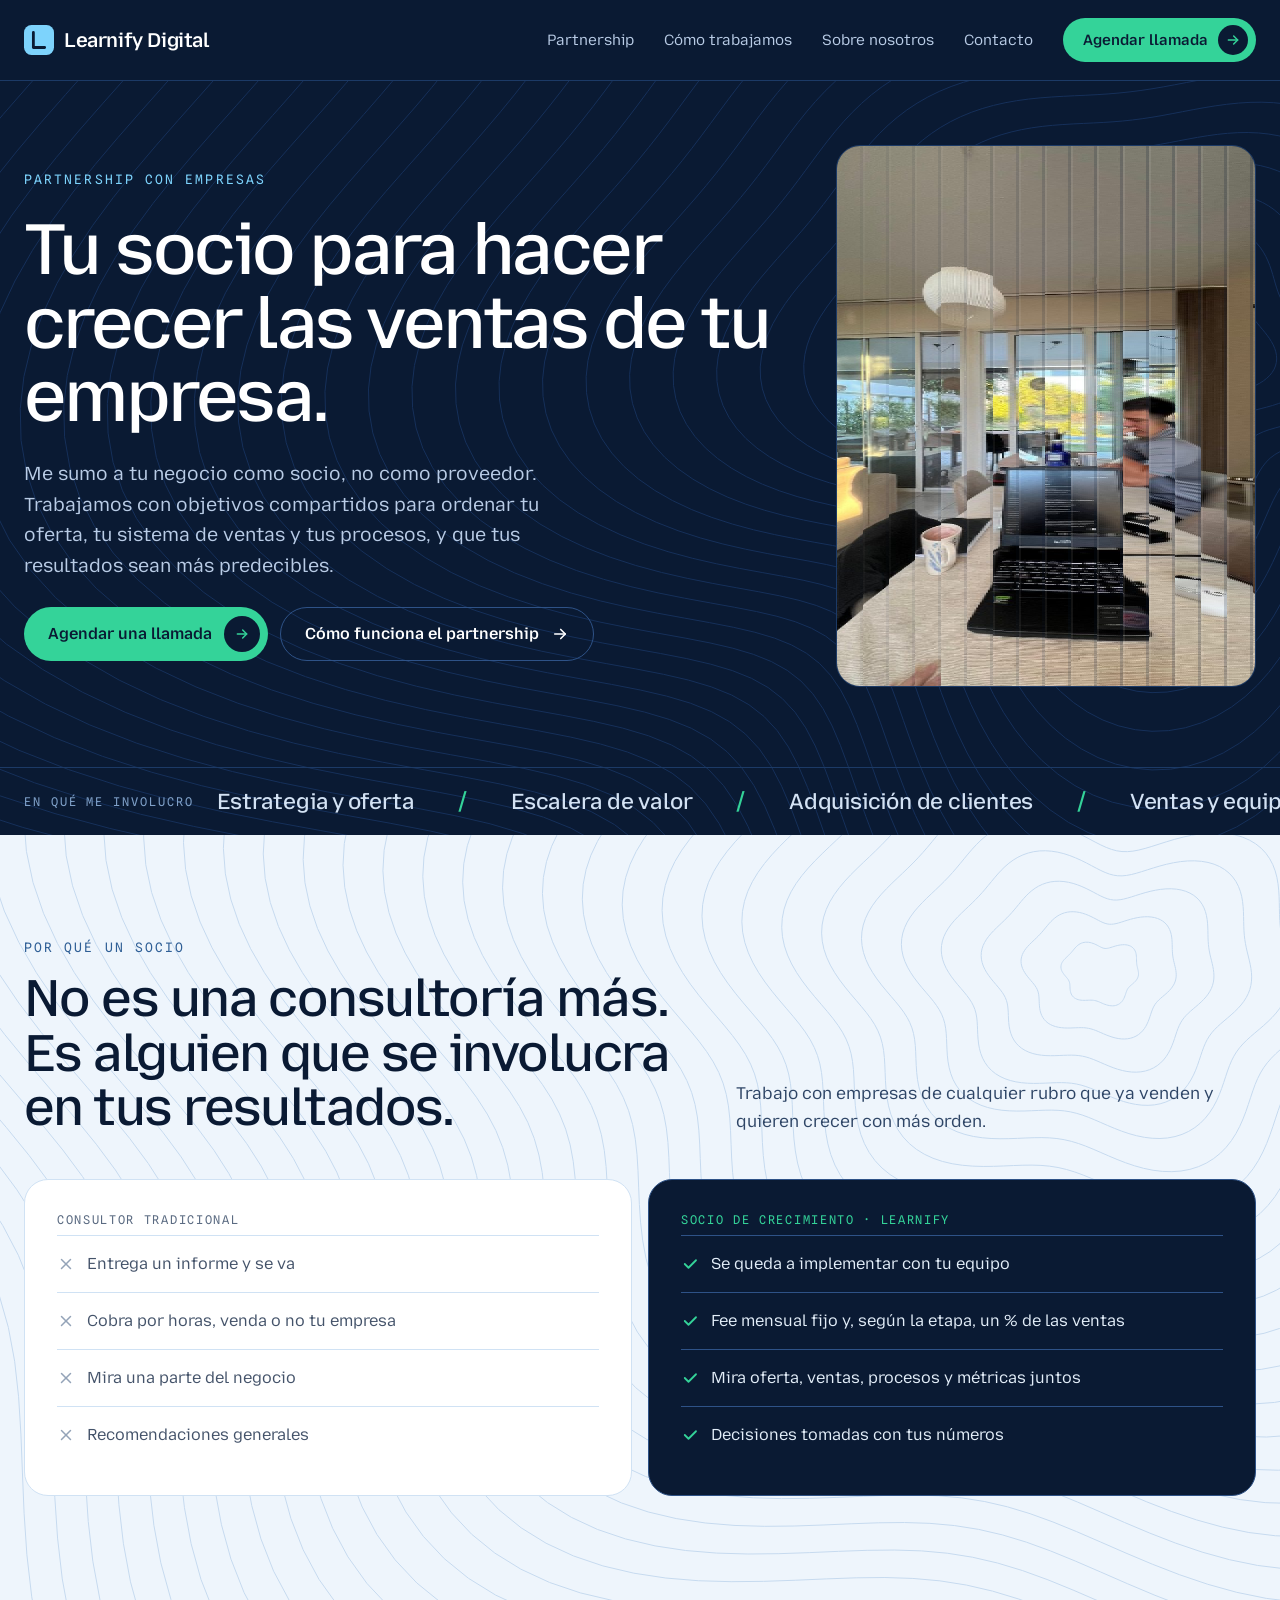
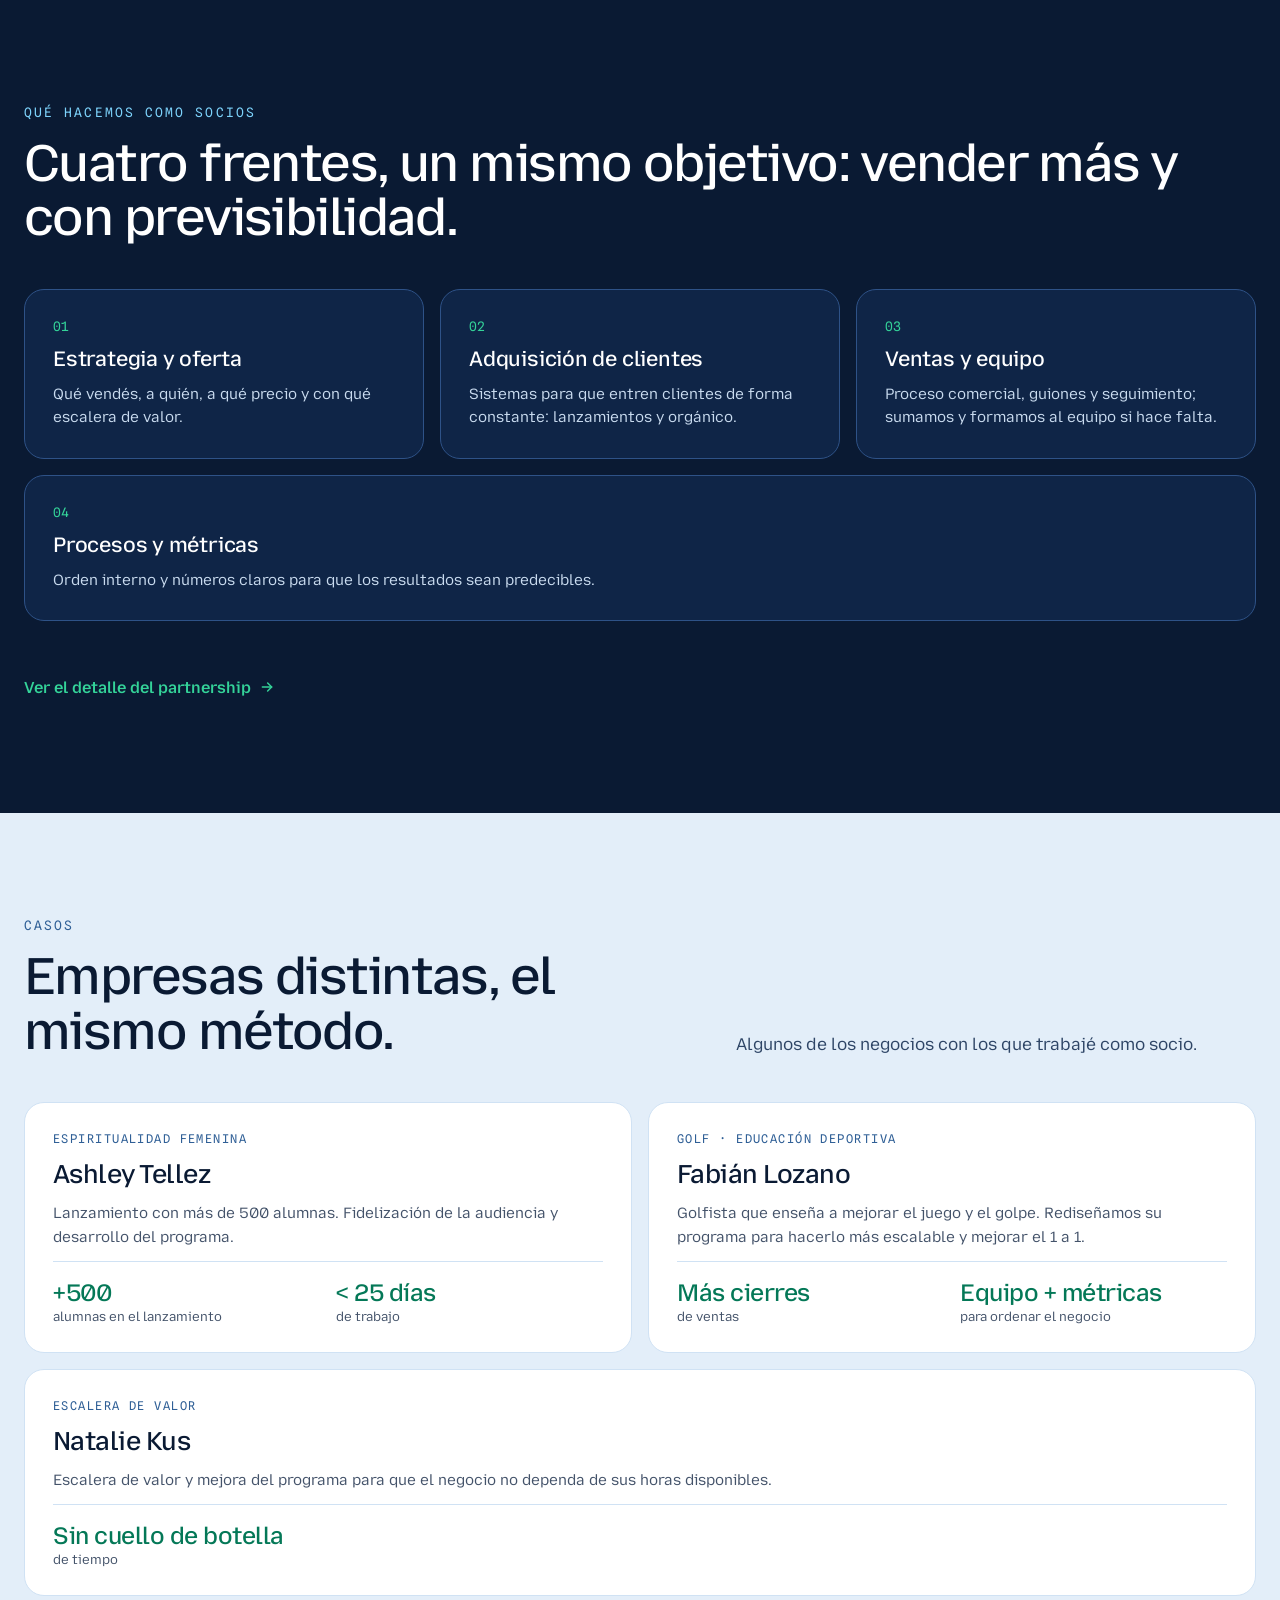
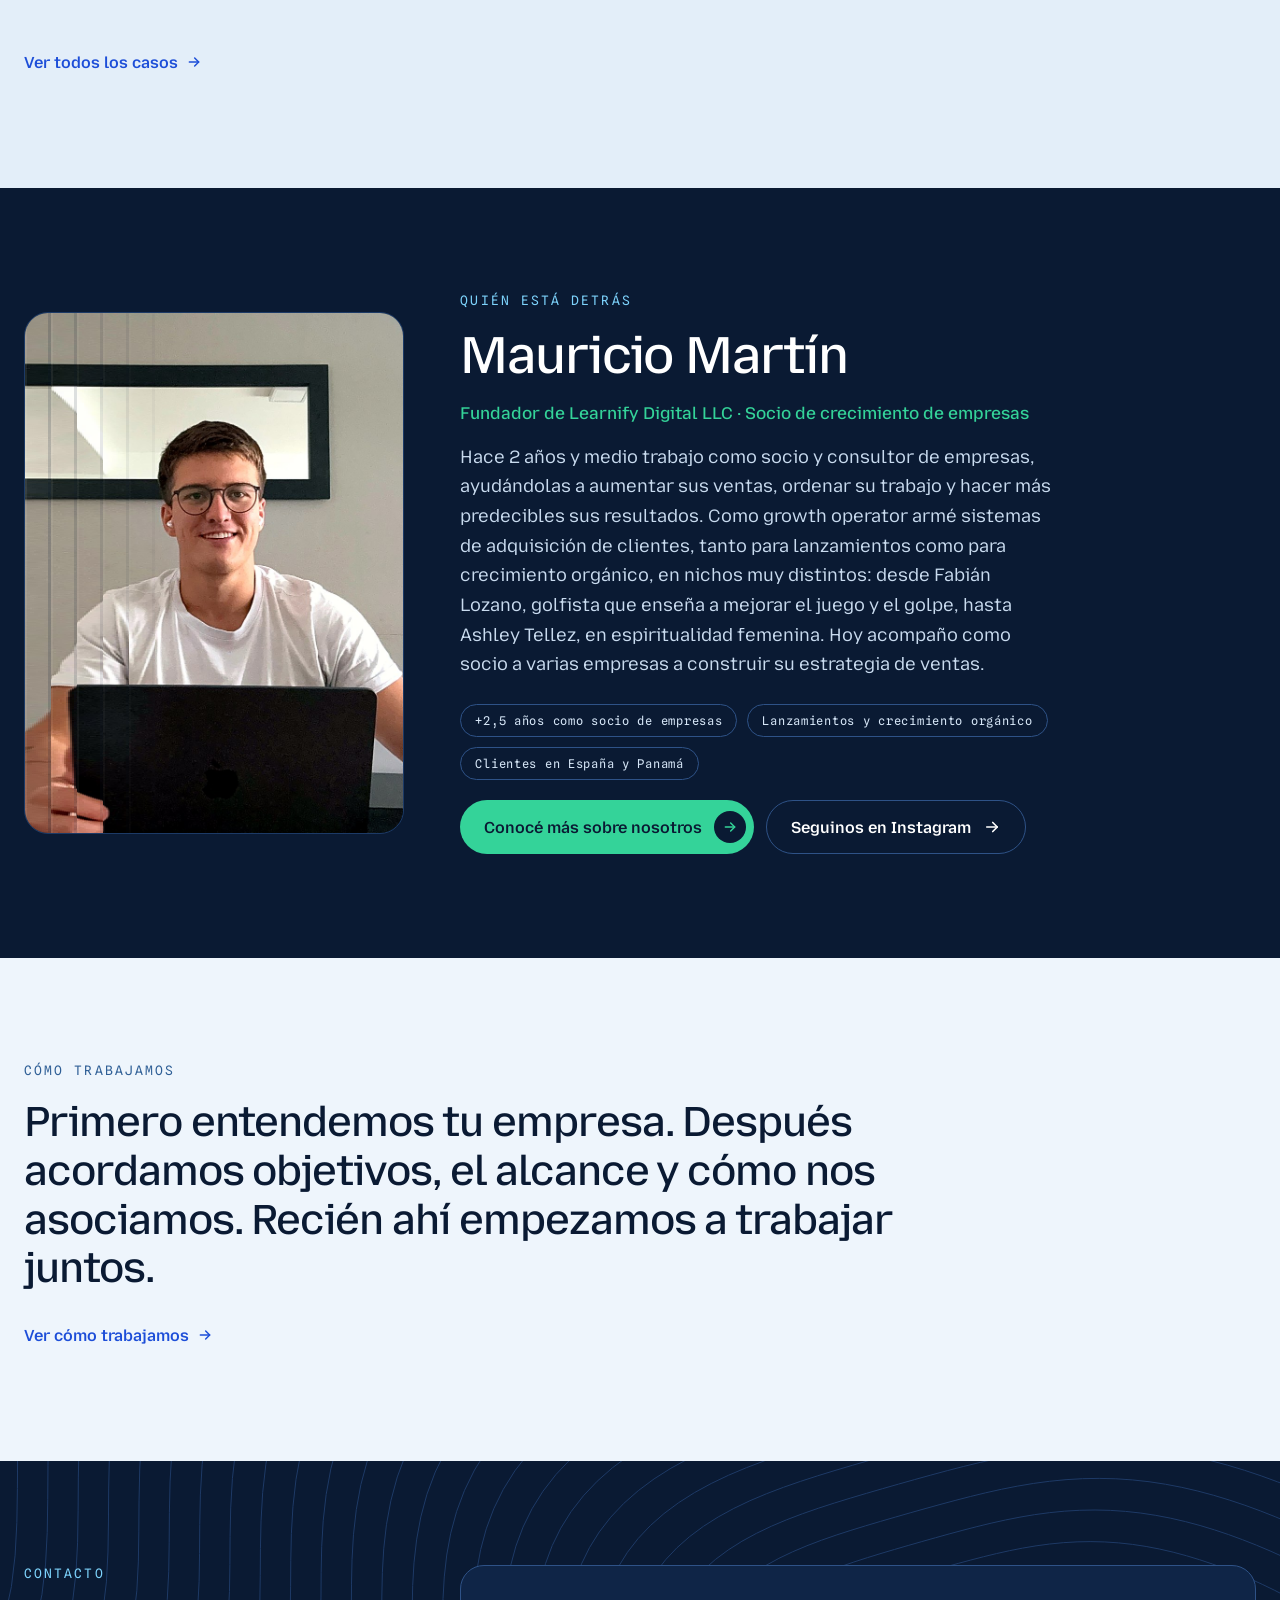
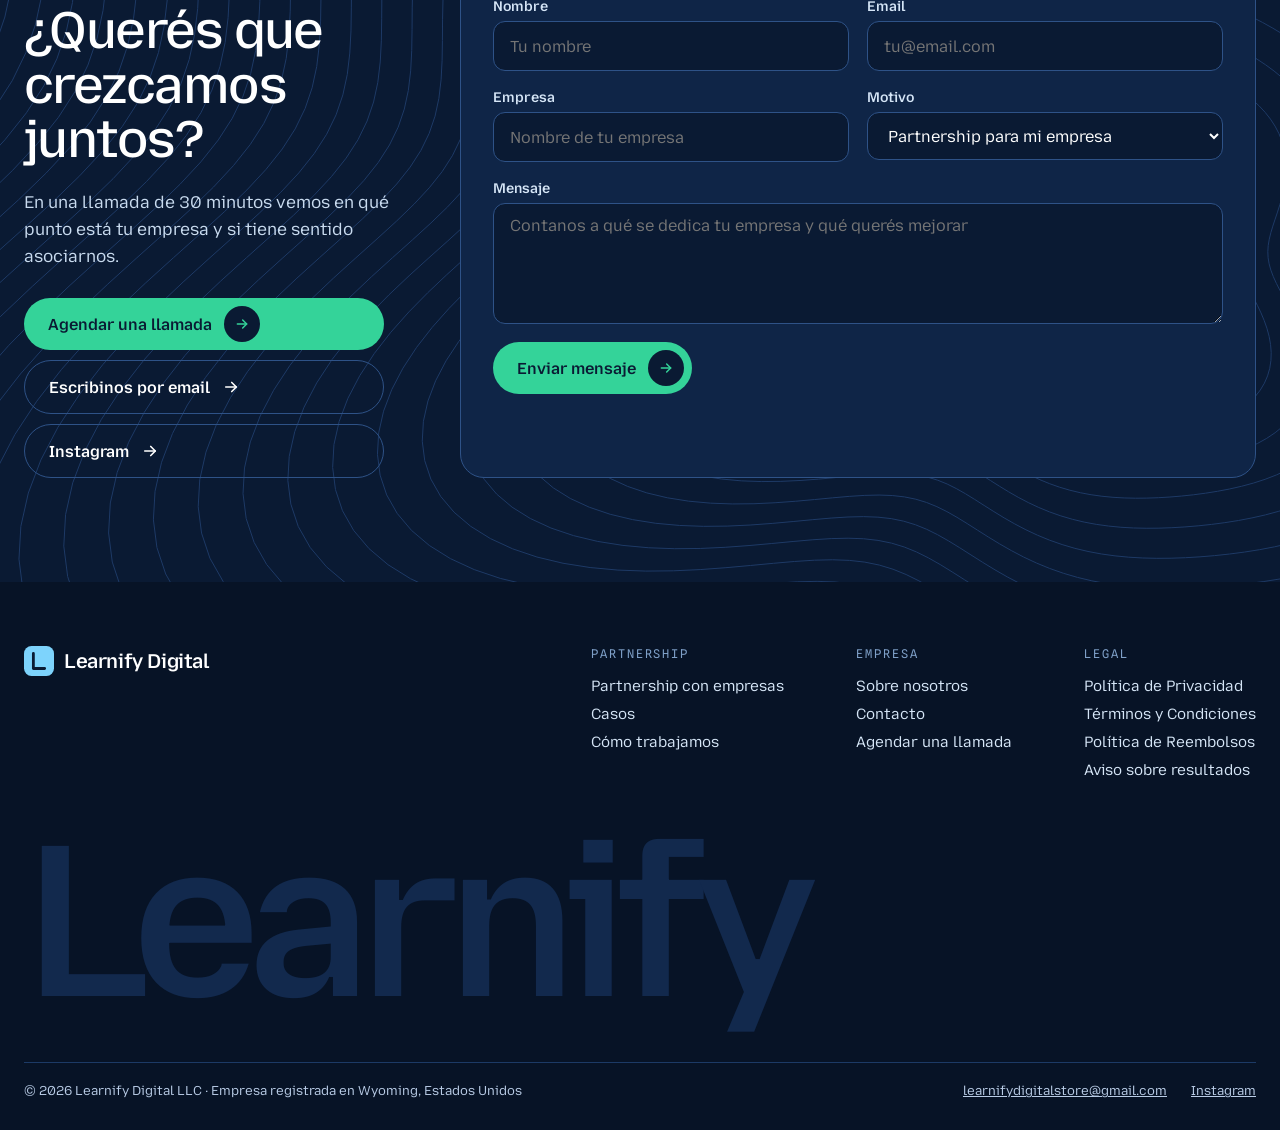
<file: index.html>
<!doctype html>
<html lang="es">
<head>
<meta charset="utf-8">
<meta name="viewport" content="width=device-width, initial-scale=1">
<title>Learnify Digital LLC | Partnership con empresas para crecer en ventas</title>
<meta name="description" content="Me sumo a tu empresa como socio de crecimiento: oferta, adquisición de clientes, ventas y procesos, con objetivos compartidos. Learnify Digital LLC, Wyoming, Estados Unidos.">
<link rel="canonical" href="https://learnifydigital.com/">
<link rel="icon" href="/favicon.svg" type="image/svg+xml">
<meta property="og:type" content="website">
<meta property="og:title" content="Learnify Digital LLC | Partnership con empresas para crecer en ventas">
<meta property="og:description" content="Me sumo a tu empresa como socio de crecimiento: oferta, adquisición de clientes, ventas y procesos, con objetivos compartidos. Learnify Digital LLC, Wyoming, Estados Unidos.">
<meta property="og:url" content="https://learnifydigital.com/">
<meta property="og:image" content="https://learnifydigital.com/assets/img/hero-trabajando.jpg">
<link rel="preconnect" href="https://fonts.googleapis.com">
<link href="https://fonts.googleapis.com/css2?family=Mozilla+Text:wght@400;500;600&amp;family=Spline+Sans+Mono:wght@400;500&amp;display=swap" rel="stylesheet">
<style>
body{margin:0;background:#EEF5FC}
a{color:#1D4ED8}a:hover{color:#1E3A8A}
.pill{transition:background-color .2s ease,transform .2s ease,border-color .2s ease}
.pill:hover{transform:translateY(-1px)}
.pill .arr{transition:transform .2s ease}
.pill:hover .arr{transform:translateX(4px)}
.pill-grn:hover{background-color:#6EE7B7 !important}
.pill-line:hover{border-color:#7DD3FC !important}
.navlink:hover{color:#FFFFFF !important}
.lnk-dark:hover{color:#1D4ED8 !important}
.card{transition:transform .3s ease,border-color .3s ease}
.card:hover{transform:translateY(-4px)}
.field:focus{outline:2px solid #2563EB;outline-offset:1px}
.menu summary{list-style:none;cursor:pointer}
.menu summary::-webkit-details-marker{display:none}
.menu[open] .chev{transform:rotate(180deg)}
.faq summary{list-style:none;cursor:pointer}
.faq summary::-webkit-details-marker{display:none}
.faq[open] .plus{transform:rotate(45deg)}
.plus,.chev{transition:transform .2s ease}
@keyframes mq{to{transform:translateX(-50%)}}
.mq{animation:mq 36s linear infinite}
@keyframes rv{from{opacity:0;filter:blur(10px);transform:translateY(18px)}to{opacity:1;filter:blur(0);transform:none}}
@supports (animation-timeline: view()){
  @media (prefers-reduced-motion: no-preference){
    .reveal{animation:rv linear both;animation-timeline:view();animation-range:entry 0% cover 28%}
  }
}
@media (prefers-reduced-motion: reduce){.pill,.card{transition:none}.mq{animation:none}}
</style>
<script src="/assets/site.js" defer></script>
</head>
<body>
<div style="font-family: 'Mozilla Text', system-ui, sans-serif; color: #0A1A33; background: #EEF5FC; min-height: 100vh; overflow-x: hidden">
<header style="background: #0A1A33; color: #FFFFFF; border-bottom: 1px solid #1C3A66; position: relative; z-index: 10">
      <div style="max-width: 1240px; margin: 0 auto; padding: 18px 24px; display: flex; flex-wrap: wrap; gap: 16px; align-items: center; justify-content: space-between">
        <a href="/" style="display: flex; align-items: center; gap: 10px; text-decoration: none; color: #FFFFFF"><svg width="30" height="30" viewBox="0 0 32 32" aria-hidden="true"><rect x="0" y="0" width="32" height="32" rx="8" fill="#7DD3FC"></rect><path d="M10 8v16h12" fill="none" stroke="#0A1A33" stroke-width="3" stroke-linecap="round" stroke-linejoin="round"></path></svg><span style="font-weight: 600; font-size: 20px; letter-spacing: -0.02em">Learnify Digital</span></a>
        <nav aria-label="Principal" style="display: flex; flex-wrap: wrap; gap: 8px 30px; align-items: center; font-size: 15px">
          <a class="navlink" href="/partnership.html" style="color: #B9CCE6; text-decoration: none; padding: 6px 0">Partnership</a>
          <a class="navlink" href="/como-trabajamos.html" style="color: #B9CCE6; text-decoration: none; padding: 6px 0">Cómo trabajamos</a>
          <a class="navlink" href="/nosotros.html" style="color: #B9CCE6; text-decoration: none; padding: 6px 0">Sobre nosotros</a>
          <a class="navlink" href="/contacto.html" style="color: #B9CCE6; text-decoration: none; padding: 6px 0">Contacto</a>
          <a class="pill pill-grn" href="https://calendly.com/mauriciosamuelmartin-ry4d" target="_blank" rel="noopener" style="display: inline-flex; align-items: center; gap: 10px; min-height: 44px; padding: 0 8px 0 20px; border-radius: 999px; background: #34D399; color: #0A1A33; font-weight: 600; text-decoration: none">Agendar llamada<span class="arr" style="width: 30px; height: 30px; border-radius: 999px; background: #0A1A33; display: inline-flex; align-items: center; justify-content: center"><svg width="16" height="16" viewBox="0 0 24 24" aria-hidden="true" fill="none" stroke="#34D399" stroke-width="2.2" stroke-linecap="round" stroke-linejoin="round"><path d="M5 12h14"></path><path d="M13 6l6 6-6 6"></path></svg></span></a>
        </nav>
      </div>
    </header><section id="inicio" style="background: #0A1A33; color: #FFFFFF; position: relative; overflow: hidden">
    <canvas data-topo="71,0.9,0.35" aria-hidden="true" style="position: absolute; top: 0; left: 0; width: 100%; height: 100%; display: block; color: #16305A; pointer-events: none"></canvas>
    <div style="position: relative; max-width: 1240px; margin: 0 auto; padding: 64px 24px 80px; display: flex; flex-wrap: wrap; gap: 48px; align-items: center">
      <div class="reveal" style="flex: 999 1 500px; min-width: 0; display: flex; flex-direction: column; gap: 26px">
        <div style="font-family: 'Spline Sans Mono', monospace; font-size: 13px; letter-spacing: 0.16em; text-transform: uppercase; color: #7DD3FC">Partnership con empresas</div>
        <h1 style="margin: 0; font-weight: 500; font-size: clamp(42px, 5.8vw, 72px); line-height: 1.02; letter-spacing: -0.035em">Tu socio para hacer crecer las ventas de tu empresa.</h1>
        <p style="margin: 0; font-size: 19px; line-height: 1.6; color: #B9CCE6; max-width: 580px">Me sumo a tu negocio como socio, no como proveedor. Trabajamos con objetivos compartidos para ordenar tu oferta, tu sistema de ventas y tus procesos, y que tus resultados sean más predecibles.</p>
        <div style="display: flex; flex-wrap: wrap; gap: 12px"><a class="pill pill-grn" href="https://calendly.com/mauriciosamuelmartin-ry4d" target="_blank" rel="noopener" style="display: inline-flex; align-items: center; gap: 12px; min-height: 52px; padding: 0 8px 0 24px; border-radius: 999px; background: #34D399; color: #0A1A33; font-weight: 600; text-decoration: none">Agendar una llamada<span class="arr" style="width: 36px; height: 36px; border-radius: 999px; background: #0A1A33; display: inline-flex; align-items: center; justify-content: center"><svg width="16" height="16" viewBox="0 0 24 24" aria-hidden="true" fill="none" stroke="#34D399" stroke-width="2.2" stroke-linecap="round" stroke-linejoin="round"><path d="M5 12h14"></path><path d="M13 6l6 6-6 6"></path></svg></span></a><a class="pill pill-line" href="/partnership.html" style="display: inline-flex; align-items: center; gap: 12px; min-height: 52px; padding: 0 24px; border-radius: 999px; border: 1px solid #2E5287; color: #FFFFFF; font-weight: 600; text-decoration: none">Cómo funciona el partnership<span class="arr" style="display: inline-flex"><svg width="18" height="18" viewBox="0 0 24 24" aria-hidden="true" fill="none" stroke="#FFFFFF" stroke-width="2.2" stroke-linecap="round" stroke-linejoin="round"><path d="M5 12h14"></path><path d="M13 6l6 6-6 6"></path></svg></span></a></div>
      </div>
      <div class="reveal" style="flex: 1 1 420px; min-width: 0"><div role="img" aria-label="Mauricio trabajando en una mesa junto a un ventanal" style="position: relative; height: 540px; border-radius: 24px; overflow: hidden; background: #0F2547; border: 1px solid #1C3A66">
          <canvas data-glass="/assets/img/hero-trabajando.jpg|ramp|0.7|0.55" aria-hidden="true" style="position: absolute; top: 0; left: 0; width: 100%; height: 100%; display: block"></canvas>
        </div></div>
    </div>
    <div style="position: relative; border-top: 1px solid #1C3A66; display: flex; align-items: center; gap: 24px; padding: 20px 0 20px 24px; overflow: hidden">
      <div style="flex: 0 0 auto; font-family: 'Spline Sans Mono', monospace; font-size: 12px; letter-spacing: 0.16em; text-transform: uppercase; color: #7FA0C8">En qué me involucro</div>
      <div style="overflow: hidden; flex: 1 1 auto; min-width: 0">
        <div class="mq" style="display: flex; width: max-content; gap: 44px; font-size: 22px; font-weight: 500; letter-spacing: -0.01em; color: #D3E2F4; white-space: nowrap"><span>Estrategia y oferta</span><span style="color: #34D399">/</span><span>Escalera de valor</span><span style="color: #34D399">/</span><span>Adquisición de clientes</span><span style="color: #34D399">/</span><span>Ventas y equipo</span><span style="color: #34D399">/</span><span>Procesos</span><span style="color: #34D399">/</span><span>Métricas y previsibilidad</span><span style="color: #34D399">/</span><span>Estrategia y oferta</span><span style="color: #34D399">/</span><span>Escalera de valor</span><span style="color: #34D399">/</span><span>Adquisición de clientes</span><span style="color: #34D399">/</span><span>Ventas y equipo</span><span style="color: #34D399">/</span><span>Procesos</span><span style="color: #34D399">/</span><span>Métricas y previsibilidad</span><span style="color: #34D399">/</span></div>
      </div>
    </div>
  </section><section id="por-que" style="position: relative; overflow: hidden; background: #EEF5FC">
    <canvas data-topo="11,0.86,0.18" aria-hidden="true" style="position: absolute; top: 0; left: 0; width: 100%; height: 100%; display: block; color: #C6DAEF; pointer-events: none"></canvas>
    <div style="position: relative; max-width: 1240px; margin: 0 auto; padding: 104px 24px; display: flex; flex-direction: column; gap: 44px">
      <div class="reveal" style="display: flex; flex-wrap: wrap; gap: 20px 64px; align-items: flex-end; justify-content: space-between">
        <div style="flex: 1 1 440px; display: flex; flex-direction: column; gap: 16px"><div style="font-family: 'Spline Sans Mono', monospace; font-size: 13px; letter-spacing: 0.16em; text-transform: uppercase; color: #2F5F96">Por qué un socio</div><h2 style="margin: 0; font-weight: 500; font-size: clamp(34px, 4.2vw, 52px); line-height: 1.05; letter-spacing: -0.03em">No es una consultoría más. Es alguien que se involucra en tus resultados.</h2></div>
        <p style="flex: 1 1 360px; margin: 0; font-size: 17px; line-height: 1.6; color: #2E4566; max-width: 520px">Trabajo con empresas de cualquier rubro que ya venden y quieren crecer con más orden.</p>
      </div><div style="display: flex; flex-wrap: wrap; gap: 16px">
        <div class="reveal" style="flex: 1 1 420px; min-width: 0; background: #FFFFFF; border: 1px solid #D0E2F4; border-radius: 24px; padding: 32px">
          <div style="font-family: 'Spline Sans Mono', monospace; font-size: 12px; letter-spacing: 0.14em; text-transform: uppercase; color: #5B6B82; margin-bottom: 8px">Consultor tradicional</div>
          <ul style="margin: 0; padding: 0; list-style: none; font-size: 16px; line-height: 1.5"><li style="display: flex; gap: 12px; padding: 16px 0; border-top: 1px solid #D0E2F4; color: #44536A"><svg width="18" height="18" viewBox="0 0 24 24" aria-hidden="true" fill="none" stroke="#94A3B8" stroke-width="2" stroke-linecap="round" style="flex: 0 0 18px; margin-top: 3px"><path d="M6 6l12 12"></path><path d="M18 6L6 18"></path></svg>Entrega un informe y se va</li><li style="display: flex; gap: 12px; padding: 16px 0; border-top: 1px solid #D0E2F4; color: #44536A"><svg width="18" height="18" viewBox="0 0 24 24" aria-hidden="true" fill="none" stroke="#94A3B8" stroke-width="2" stroke-linecap="round" style="flex: 0 0 18px; margin-top: 3px"><path d="M6 6l12 12"></path><path d="M18 6L6 18"></path></svg>Cobra por horas, venda o no tu empresa</li><li style="display: flex; gap: 12px; padding: 16px 0; border-top: 1px solid #D0E2F4; color: #44536A"><svg width="18" height="18" viewBox="0 0 24 24" aria-hidden="true" fill="none" stroke="#94A3B8" stroke-width="2" stroke-linecap="round" style="flex: 0 0 18px; margin-top: 3px"><path d="M6 6l12 12"></path><path d="M18 6L6 18"></path></svg>Mira una parte del negocio</li><li style="display: flex; gap: 12px; padding: 16px 0; border-top: 1px solid #D0E2F4; color: #44536A"><svg width="18" height="18" viewBox="0 0 24 24" aria-hidden="true" fill="none" stroke="#94A3B8" stroke-width="2" stroke-linecap="round" style="flex: 0 0 18px; margin-top: 3px"><path d="M6 6l12 12"></path><path d="M18 6L6 18"></path></svg>Recomendaciones generales</li></ul>
        </div>
        <div class="reveal" style="flex: 1 1 420px; min-width: 0; background: #0A1A33; border: 1px solid #2E5287; border-radius: 24px; padding: 32px; color: #FFFFFF">
          <div style="font-family: 'Spline Sans Mono', monospace; font-size: 12px; letter-spacing: 0.14em; text-transform: uppercase; color: #34D399; margin-bottom: 8px">Socio de crecimiento · Learnify</div>
          <ul style="margin: 0; padding: 0; list-style: none; font-size: 16px; line-height: 1.5"><li style="display: flex; gap: 12px; padding: 16px 0; border-top: 1px solid #2E5287; color: #E3EEF9"><svg width="18" height="18" viewBox="0 0 24 24" aria-hidden="true" fill="none" stroke="#34D399" stroke-width="2.4" stroke-linecap="round" stroke-linejoin="round" style="flex: 0 0 18px; margin-top: 3px"><path d="M5 12l5 5L20 7"></path></svg>Se queda a implementar con tu equipo</li><li style="display: flex; gap: 12px; padding: 16px 0; border-top: 1px solid #2E5287; color: #E3EEF9"><svg width="18" height="18" viewBox="0 0 24 24" aria-hidden="true" fill="none" stroke="#34D399" stroke-width="2.4" stroke-linecap="round" stroke-linejoin="round" style="flex: 0 0 18px; margin-top: 3px"><path d="M5 12l5 5L20 7"></path></svg>Fee mensual fijo y, según la etapa, un % de las ventas</li><li style="display: flex; gap: 12px; padding: 16px 0; border-top: 1px solid #2E5287; color: #E3EEF9"><svg width="18" height="18" viewBox="0 0 24 24" aria-hidden="true" fill="none" stroke="#34D399" stroke-width="2.4" stroke-linecap="round" stroke-linejoin="round" style="flex: 0 0 18px; margin-top: 3px"><path d="M5 12l5 5L20 7"></path></svg>Mira oferta, ventas, procesos y métricas juntos</li><li style="display: flex; gap: 12px; padding: 16px 0; border-top: 1px solid #2E5287; color: #E3EEF9"><svg width="18" height="18" viewBox="0 0 24 24" aria-hidden="true" fill="none" stroke="#34D399" stroke-width="2.4" stroke-linecap="round" stroke-linejoin="round" style="flex: 0 0 18px; margin-top: 3px"><path d="M5 12l5 5L20 7"></path></svg>Decisiones tomadas con tus números</li></ul>
        </div>
      </div>
    </div>
  </section><section id="servicios" style="position: relative; overflow: hidden; background: #0A1A33; color: #FFFFFF">
    
    <div style="position: relative; max-width: 1240px; margin: 0 auto; padding: 104px 24px; display: flex; flex-direction: column; gap: 44px">
      <div class="reveal" style="display: flex; flex-wrap: wrap; gap: 20px 64px; align-items: flex-end; justify-content: space-between">
        <div style="flex: 1 1 440px; display: flex; flex-direction: column; gap: 16px"><div style="font-family: 'Spline Sans Mono', monospace; font-size: 13px; letter-spacing: 0.16em; text-transform: uppercase; color: #7DD3FC">Qué hacemos como socios</div><h2 style="margin: 0; font-weight: 500; font-size: clamp(34px, 4.2vw, 52px); line-height: 1.05; letter-spacing: -0.03em">Cuatro frentes, un mismo objetivo: vender más y con previsibilidad.</h2></div>
        
      </div><div style="display: flex; flex-wrap: wrap; gap: 16px"><div class="card reveal" style="flex: 1 1 240px; min-width: 0; background: #0F2547; border: 1px solid #2E5287; border-radius: 20px; padding: 28px; display: flex; flex-direction: column; gap: 12px">
          <div style="font-family: 'Spline Sans Mono', monospace; font-size: 13px; color: #34D399">01</div>
          <div style="font-size: 21px; font-weight: 500; letter-spacing: -0.01em; line-height: 1.2">Estrategia y oferta</div>
          <div style="font-size: 15px; line-height: 1.55; color: #C9DBEF">Qué vendés, a quién, a qué precio y con qué escalera de valor.</div>
        </div><div class="card reveal" style="flex: 1 1 240px; min-width: 0; background: #0F2547; border: 1px solid #2E5287; border-radius: 20px; padding: 28px; display: flex; flex-direction: column; gap: 12px">
          <div style="font-family: 'Spline Sans Mono', monospace; font-size: 13px; color: #34D399">02</div>
          <div style="font-size: 21px; font-weight: 500; letter-spacing: -0.01em; line-height: 1.2">Adquisición de clientes</div>
          <div style="font-size: 15px; line-height: 1.55; color: #C9DBEF">Sistemas para que entren clientes de forma constante: lanzamientos y orgánico.</div>
        </div><div class="card reveal" style="flex: 1 1 240px; min-width: 0; background: #0F2547; border: 1px solid #2E5287; border-radius: 20px; padding: 28px; display: flex; flex-direction: column; gap: 12px">
          <div style="font-family: 'Spline Sans Mono', monospace; font-size: 13px; color: #34D399">03</div>
          <div style="font-size: 21px; font-weight: 500; letter-spacing: -0.01em; line-height: 1.2">Ventas y equipo</div>
          <div style="font-size: 15px; line-height: 1.55; color: #C9DBEF">Proceso comercial, guiones y seguimiento; sumamos y formamos al equipo si hace falta.</div>
        </div><div class="card reveal" style="flex: 1 1 240px; min-width: 0; background: #0F2547; border: 1px solid #2E5287; border-radius: 20px; padding: 28px; display: flex; flex-direction: column; gap: 12px">
          <div style="font-family: 'Spline Sans Mono', monospace; font-size: 13px; color: #34D399">04</div>
          <div style="font-size: 21px; font-weight: 500; letter-spacing: -0.01em; line-height: 1.2">Procesos y métricas</div>
          <div style="font-size: 15px; line-height: 1.55; color: #C9DBEF">Orden interno y números claros para que los resultados sean predecibles.</div>
        </div></div><a class="pill" href="/partnership.html" style="align-self: flex-start; display: inline-flex; gap: 8px; align-items: center; min-height: 44px; font-weight: 600; color: #34D399; text-decoration: none">Ver el detalle del partnership <span class="arr" style="display: inline-flex"><svg width="16" height="16" viewBox="0 0 24 24" aria-hidden="true" fill="none" stroke="#34D399" stroke-width="2.2" stroke-linecap="round" stroke-linejoin="round"><path d="M5 12h14"></path><path d="M13 6l6 6-6 6"></path></svg></span></a>
    </div>
  </section><section style="position: relative; overflow: hidden; background: #E3EEF9">
    
    <div style="position: relative; max-width: 1240px; margin: 0 auto; padding: 104px 24px; display: flex; flex-direction: column; gap: 44px">
      <div class="reveal" style="display: flex; flex-wrap: wrap; gap: 20px 64px; align-items: flex-end; justify-content: space-between">
        <div style="flex: 1 1 440px; display: flex; flex-direction: column; gap: 16px"><div style="font-family: 'Spline Sans Mono', monospace; font-size: 13px; letter-spacing: 0.16em; text-transform: uppercase; color: #2F5F96">Casos</div><h2 style="margin: 0; font-weight: 500; font-size: clamp(34px, 4.2vw, 52px); line-height: 1.05; letter-spacing: -0.03em">Empresas distintas, el mismo método.</h2></div>
        <p style="flex: 1 1 360px; margin: 0; font-size: 17px; line-height: 1.6; color: #2E4566; max-width: 520px">Algunos de los negocios con los que trabajé como socio.</p>
      </div><div style="display: flex; flex-wrap: wrap; gap: 16px"><div class="card reveal" style="flex: 1 1 440px; min-width: 0; background: #FFFFFF; border: 1px solid #D0E2F4; border-radius: 20px; padding: 28px; display: flex; flex-direction: column; gap: 12px">
          <div style="font-family: 'Spline Sans Mono', monospace; font-size: 12px; letter-spacing: 0.12em; text-transform: uppercase; color: #2F5F96">Espiritualidad femenina</div>
          <div style="font-size: 26px; font-weight: 500; letter-spacing: -0.02em">Ashley Tellez</div>
          <div style="font-size: 15px; line-height: 1.55; color: #44536A; flex: 1 1 auto">Lanzamiento con más de 500 alumnas. Fidelización de la audiencia y desarrollo del programa.</div>
          <div style="display: flex; flex-wrap: wrap; gap: 16px; padding-top: 16px; border-top: 1px solid #D0E2F4"><div style="flex: 1 1 140px; display: flex; flex-direction: column; gap: 2px">
              <div style="font-size: 24px; font-weight: 500; letter-spacing: -0.02em; color: #047857">+500</div>
              <div style="font-size: 13px; color: #44536A">alumnas en el lanzamiento</div>
            </div><div style="flex: 1 1 140px; display: flex; flex-direction: column; gap: 2px">
              <div style="font-size: 24px; font-weight: 500; letter-spacing: -0.02em; color: #047857">&lt; 25 días</div>
              <div style="font-size: 13px; color: #44536A">de trabajo</div>
            </div></div>
        </div><div class="card reveal" style="flex: 1 1 440px; min-width: 0; background: #FFFFFF; border: 1px solid #D0E2F4; border-radius: 20px; padding: 28px; display: flex; flex-direction: column; gap: 12px">
          <div style="font-family: 'Spline Sans Mono', monospace; font-size: 12px; letter-spacing: 0.12em; text-transform: uppercase; color: #2F5F96">Golf · Educación deportiva</div>
          <div style="font-size: 26px; font-weight: 500; letter-spacing: -0.02em">Fabián Lozano</div>
          <div style="font-size: 15px; line-height: 1.55; color: #44536A; flex: 1 1 auto">Golfista que enseña a mejorar el juego y el golpe. Rediseñamos su programa para hacerlo más escalable y mejorar el 1 a 1.</div>
          <div style="display: flex; flex-wrap: wrap; gap: 16px; padding-top: 16px; border-top: 1px solid #D0E2F4"><div style="flex: 1 1 140px; display: flex; flex-direction: column; gap: 2px">
              <div style="font-size: 24px; font-weight: 500; letter-spacing: -0.02em; color: #047857">Más cierres</div>
              <div style="font-size: 13px; color: #44536A">de ventas</div>
            </div><div style="flex: 1 1 140px; display: flex; flex-direction: column; gap: 2px">
              <div style="font-size: 24px; font-weight: 500; letter-spacing: -0.02em; color: #047857">Equipo + métricas</div>
              <div style="font-size: 13px; color: #44536A">para ordenar el negocio</div>
            </div></div>
        </div><div class="card reveal" style="flex: 1 1 440px; min-width: 0; background: #FFFFFF; border: 1px solid #D0E2F4; border-radius: 20px; padding: 28px; display: flex; flex-direction: column; gap: 12px">
          <div style="font-family: 'Spline Sans Mono', monospace; font-size: 12px; letter-spacing: 0.12em; text-transform: uppercase; color: #2F5F96">Escalera de valor</div>
          <div style="font-size: 26px; font-weight: 500; letter-spacing: -0.02em">Natalie Kus</div>
          <div style="font-size: 15px; line-height: 1.55; color: #44536A; flex: 1 1 auto">Escalera de valor y mejora del programa para que el negocio no dependa de sus horas disponibles.</div>
          <div style="display: flex; flex-wrap: wrap; gap: 16px; padding-top: 16px; border-top: 1px solid #D0E2F4"><div style="flex: 1 1 140px; display: flex; flex-direction: column; gap: 2px">
              <div style="font-size: 24px; font-weight: 500; letter-spacing: -0.02em; color: #047857">Sin cuello de botella</div>
              <div style="font-size: 13px; color: #44536A">de tiempo</div>
            </div></div>
        </div></div><a class="pill" href="/partnership.html#casos" style="align-self: flex-start; display: inline-flex; gap: 8px; align-items: center; min-height: 44px; font-weight: 600; color: #1D4ED8; text-decoration: none">Ver todos los casos <span class="arr" style="display: inline-flex"><svg width="16" height="16" viewBox="0 0 24 24" aria-hidden="true" fill="none" stroke="#1D4ED8" stroke-width="2.2" stroke-linecap="round" stroke-linejoin="round"><path d="M5 12h14"></path><path d="M13 6l6 6-6 6"></path></svg></span></a>
    </div>
  </section><section id="equipo" style="background: #0A1A33; color: #FFFFFF">
    <div style="max-width: 1240px; margin: 0 auto; padding: 104px 24px; display: flex; flex-wrap: wrap; gap: 56px; align-items: center">
      <div class="reveal" style="flex: 1 1 380px; min-width: 0"><div role="img" aria-label="Mauricio Martín sonriendo frente a su computadora" style="position: relative; height: 520px; border-radius: 24px; overflow: hidden; background: #0F2547; border: 1px solid #1C3A66">
          <canvas data-glass="/assets/img/mauricio-perfil.jpg|edge|0.5|0.4" aria-hidden="true" style="position: absolute; top: 0; left: 0; width: 100%; height: 100%; display: block"></canvas>
        </div></div>
      <div class="reveal" style="flex: 999 1 460px; min-width: 0; display: flex; flex-direction: column; gap: 20px">
        <div style="font-family: 'Spline Sans Mono', monospace; font-size: 13px; letter-spacing: 0.16em; text-transform: uppercase; color: #7DD3FC">Quién está detrás</div>
        <h2 style="margin: 0; font-weight: 500; font-size: clamp(34px, 4.2vw, 52px); line-height: 1.05; letter-spacing: -0.03em">Mauricio Martín</h2>
        <div style="font-size: 17px; color: #34D399; font-weight: 500">Fundador de Learnify Digital LLC · Socio de crecimiento de empresas</div>
        <p style="margin: 0; font-size: 18px; line-height: 1.65; color: #C9DBEF; max-width: 600px">Hace 2 años y medio trabajo como socio y consultor de empresas, ayudándolas a aumentar sus ventas, ordenar su trabajo y hacer más predecibles sus resultados. Como growth operator armé sistemas de adquisición de clientes, tanto para lanzamientos como para crecimiento orgánico, en nichos muy distintos: desde Fabián Lozano, golfista que enseña a mejorar el juego y el golpe, hasta Ashley Tellez, en espiritualidad femenina. Hoy acompaño como socio a varias empresas a construir su estrategia de ventas.</p>
        <div style="display: flex; flex-wrap: wrap; gap: 10px; padding-top: 4px">
          <div style="padding: 8px 14px; border-radius: 999px; border: 1px solid #2E5287; font-family: 'Spline Sans Mono', monospace; font-size: 12px; letter-spacing: 0.06em; color: #D6E6F7">+2,5 años como socio de empresas</div>
          <div style="padding: 8px 14px; border-radius: 999px; border: 1px solid #2E5287; font-family: 'Spline Sans Mono', monospace; font-size: 12px; letter-spacing: 0.06em; color: #D6E6F7">Lanzamientos y crecimiento orgánico</div>
          <div style="padding: 8px 14px; border-radius: 999px; border: 1px solid #2E5287; font-family: 'Spline Sans Mono', monospace; font-size: 12px; letter-spacing: 0.06em; color: #D6E6F7">Clientes en España y Panamá</div>
        </div>
        <div style="display: flex; flex-wrap: wrap; gap: 12px"><a class="pill pill-grn" href="/nosotros.html" style="display: inline-flex; align-items: center; gap: 12px; min-height: 46px; padding: 0 8px 0 24px; border-radius: 999px; background: #34D399; color: #0A1A33; font-weight: 600; text-decoration: none">Conocé más sobre nosotros<span class="arr" style="width: 32px; height: 32px; border-radius: 999px; background: #0A1A33; display: inline-flex; align-items: center; justify-content: center"><svg width="16" height="16" viewBox="0 0 24 24" aria-hidden="true" fill="none" stroke="#34D399" stroke-width="2.2" stroke-linecap="round" stroke-linejoin="round"><path d="M5 12h14"></path><path d="M13 6l6 6-6 6"></path></svg></span></a><a class="pill pill-line" href="https://www.instagram.com/learnifydigital/" target="_blank" rel="noopener" style="display: inline-flex; align-items: center; gap: 12px; min-height: 52px; padding: 0 24px; border-radius: 999px; border: 1px solid #2E5287; color: #FFFFFF; font-weight: 600; text-decoration: none">Seguinos en Instagram<span class="arr" style="display: inline-flex"><svg width="18" height="18" viewBox="0 0 24 24" aria-hidden="true" fill="none" stroke="#FFFFFF" stroke-width="2.2" stroke-linecap="round" stroke-linejoin="round"><path d="M5 12h14"></path><path d="M13 6l6 6-6 6"></path></svg></span></a></div>
      </div>
    </div>
  </section><section style="position: relative; overflow: hidden; background: #EEF5FC">
    
    <div style="position: relative; max-width: 1240px; margin: 0 auto; padding: 104px 24px; display: flex; flex-direction: column; gap: 44px">
      <div class="reveal" style="display: flex; flex-direction: column; gap: 20px; max-width: 1000px">
        <div style="font-family: 'Spline Sans Mono', monospace; font-size: 13px; letter-spacing: 0.16em; text-transform: uppercase; color: #2F5F96">Cómo trabajamos</div>
        <p style="margin: 0; font-weight: 500; font-size: clamp(28px, 3.4vw, 42px); line-height: 1.16; letter-spacing: -0.025em">Primero entendemos tu empresa. Después acordamos objetivos, el alcance y cómo nos asociamos. Recién ahí empezamos a trabajar juntos.</p>
        <a class="pill" href="/como-trabajamos.html" style="align-self: flex-start; display: inline-flex; gap: 8px; align-items: center; min-height: 44px; font-weight: 600; color: #1D4ED8; text-decoration: none">Ver cómo trabajamos <span class="arr" style="display: inline-flex"><svg width="16" height="16" viewBox="0 0 24 24" aria-hidden="true" fill="none" stroke="#1D4ED8" stroke-width="2.2" stroke-linecap="round" stroke-linejoin="round"><path d="M5 12h14"></path><path d="M13 6l6 6-6 6"></path></svg></span></a>
      </div>
    </div>
  </section><section id="contacto" style="position: relative; overflow: hidden; background: #0A1A33; color: #FFFFFF">
    <canvas data-topo="29,0.82,0.55" aria-hidden="true" style="position: absolute; top: 0; left: 0; width: 100%; height: 100%; display: block; color: #1E3A66; pointer-events: none"></canvas>
    <div style="position: relative; max-width: 1240px; margin: 0 auto; padding: 104px 24px; display: flex; flex-wrap: wrap; gap: 56px">
      <div class="reveal" style="flex: 1 1 380px; min-width: 0; display: flex; flex-direction: column; gap: 22px">
        <div style="font-family: 'Spline Sans Mono', monospace; font-size: 13px; letter-spacing: 0.16em; text-transform: uppercase; color: #7DD3FC">Contacto</div>
        <h2 style="margin: 0; font-weight: 500; font-size: clamp(34px, 4.2vw, 52px); line-height: 1.05; letter-spacing: -0.03em">¿Querés que crezcamos juntos?</h2>
        <p style="margin: 0; font-size: 17px; line-height: 1.6; color: #C9DBEF; max-width: 480px">En una llamada de 30 minutos vemos en qué punto está tu empresa y si tiene sentido asociarnos.</p>
        <div style="display: flex; flex-direction: column; gap: 10px; max-width: 360px; padding-top: 6px">
          <a class="pill pill-grn" href="https://calendly.com/mauriciosamuelmartin-ry4d" target="_blank" rel="noopener" style="display: inline-flex; align-items: center; gap: 12px; min-height: 52px; padding: 0 8px 0 24px; border-radius: 999px; background: #34D399; color: #0A1A33; font-weight: 600; text-decoration: none">Agendar una llamada<span class="arr" style="width: 36px; height: 36px; border-radius: 999px; background: #0A1A33; display: inline-flex; align-items: center; justify-content: center"><svg width="16" height="16" viewBox="0 0 24 24" aria-hidden="true" fill="none" stroke="#34D399" stroke-width="2.2" stroke-linecap="round" stroke-linejoin="round"><path d="M5 12h14"></path><path d="M13 6l6 6-6 6"></path></svg></span></a>
          <a class="pill pill-line" href="mailto:learnifydigitalstore@gmail.com" style="display: inline-flex; align-items: center; gap: 12px; min-height: 52px; padding: 0 24px; border-radius: 999px; border: 1px solid #2E5287; color: #FFFFFF; font-weight: 600; text-decoration: none">Escribinos por email<span class="arr" style="display: inline-flex"><svg width="18" height="18" viewBox="0 0 24 24" aria-hidden="true" fill="none" stroke="#FFFFFF" stroke-width="2.2" stroke-linecap="round" stroke-linejoin="round"><path d="M5 12h14"></path><path d="M13 6l6 6-6 6"></path></svg></span></a>
          <a class="pill pill-line" href="https://www.instagram.com/learnifydigital/" target="_blank" rel="noopener" style="display: inline-flex; align-items: center; gap: 12px; min-height: 52px; padding: 0 24px; border-radius: 999px; border: 1px solid #2E5287; color: #FFFFFF; font-weight: 600; text-decoration: none">Instagram<span class="arr" style="display: inline-flex"><svg width="18" height="18" viewBox="0 0 24 24" aria-hidden="true" fill="none" stroke="#FFFFFF" stroke-width="2.2" stroke-linecap="round" stroke-linejoin="round"><path d="M5 12h14"></path><path d="M13 6l6 6-6 6"></path></svg></span></a>
        </div>
      </div>
      <form name="contacto" method="POST" action="/gracias.html" data-netlify="true" netlify-honeypot="bot-field" class="reveal" style="flex: 999 1 460px; min-width: 0; background: #0F2547; border: 1px solid #2E5287; border-radius: 24px; padding: 32px; display: flex; flex-direction: column; gap: 18px">
          <input type="hidden" name="form-name" value="contacto">
          <p hidden><label>No completar: <input name="bot-field"></label></p>
          <div style="display: flex; flex-wrap: wrap; gap: 18px"><div style="flex: 1 1 200px; display: flex; flex-direction: column; gap: 6px"><label for="v2-nombre" style="font-size: 14px; font-weight: 600; color: #D6E6F7">Nombre</label><input class="field" id="v2-nombre" name="nombre" required autocomplete="name" type="text" placeholder="Tu nombre" style="min-height: 48px; padding: 0 16px; border-radius: 12px; border: 1px solid #2E5287; font-size: 16px; font-family: inherit; color: #FFFFFF; background: #0A1A33"></div><div style="flex: 1 1 200px; display: flex; flex-direction: column; gap: 6px"><label for="v2-email" style="font-size: 14px; font-weight: 600; color: #D6E6F7">Email</label><input class="field" id="v2-email" name="email" required autocomplete="email" type="email" placeholder="tu@email.com" style="min-height: 48px; padding: 0 16px; border-radius: 12px; border: 1px solid #2E5287; font-size: 16px; font-family: inherit; color: #FFFFFF; background: #0A1A33"></div></div>
          <div style="display: flex; flex-wrap: wrap; gap: 18px"><div style="flex: 1 1 200px; display: flex; flex-direction: column; gap: 6px"><label for="v2-empresa" style="font-size: 14px; font-weight: 600; color: #D6E6F7">Empresa</label><input class="field" id="v2-empresa" name="empresa" autocomplete="organization" type="text" placeholder="Nombre de tu empresa" style="min-height: 48px; padding: 0 16px; border-radius: 12px; border: 1px solid #2E5287; font-size: 16px; font-family: inherit; color: #FFFFFF; background: #0A1A33"></div><div style="flex: 1 1 200px; display: flex; flex-direction: column; gap: 6px"><label for="v2-motivo" style="font-size: 14px; font-weight: 600; color: #D6E6F7">Motivo</label><select class="field" id="v2-motivo" name="motivo" style="min-height: 48px; padding: 0 16px; border-radius: 12px; border: 1px solid #2E5287; font-size: 16px; font-family: inherit; color: #FFFFFF; background: #0A1A33"><option>Partnership para mi empresa</option><option>Otra consulta</option></select></div></div>
          <div style="display: flex; flex-direction: column; gap: 6px"><label for="v2-mensaje" style="font-size: 14px; font-weight: 600; color: #D6E6F7">Mensaje</label><textarea class="field" id="v2-mensaje" name="mensaje" required rows="5" placeholder="Contanos a qué se dedica tu empresa y qué querés mejorar" style="padding: 12px 16px; border-radius: 12px; border: 1px solid #2E5287; font-size: 16px; font-family: inherit; color: #FFFFFF; background: #0A1A33; resize: vertical"></textarea></div>
          <button class="pill pill-grn" type="submit" style="align-self: flex-start; display: inline-flex; align-items: center; gap: 12px; min-height: 52px; padding: 0 8px 0 24px; border: 0; border-radius: 999px; background: #34D399; color: #0A1A33; font-size: 16px; font-weight: 600; font-family: inherit; cursor: pointer">Enviar mensaje<span class="arr" style="width: 36px; height: 36px; border-radius: 999px; background: #0A1A33; display: inline-flex; align-items: center; justify-content: center"><svg width="16" height="16" viewBox="0 0 24 24" aria-hidden="true" fill="none" stroke="#34D399" stroke-width="2.2" stroke-linecap="round" stroke-linejoin="round"><path d="M5 12h14"></path><path d="M13 6l6 6-6 6"></path></svg></span></button>
        </form>
    </div>
  </section><footer style="background: #071326; color: #B9CCE6; overflow: hidden">
    <div style="max-width: 1240px; margin: 0 auto; padding: 64px 24px 32px; display: flex; flex-direction: column; gap: 48px">
      <div style="display: flex; flex-wrap: wrap; gap: 40px; justify-content: space-between">
        <a href="/" style="display: flex; align-items: center; gap: 10px; text-decoration: none; color: #FFFFFF; align-self: flex-start"><svg width="30" height="30" viewBox="0 0 32 32" aria-hidden="true"><rect x="0" y="0" width="32" height="32" rx="8" fill="#7DD3FC"></rect><path d="M10 8v16h12" fill="none" stroke="#0A1A33" stroke-width="3" stroke-linecap="round" stroke-linejoin="round"></path></svg><span style="font-weight: 600; font-size: 20px; letter-spacing: -0.02em">Learnify Digital</span></a>
        <div style="display: flex; flex-wrap: wrap; gap: 32px 72px">
          <nav aria-label="Partnership" style="display: flex; flex-direction: column; gap: 10px; font-size: 15px"><div style="font-family: 'Spline Sans Mono', monospace; font-size: 12px; letter-spacing: 0.16em; text-transform: uppercase; color: #7FA0C8; margin-bottom: 6px">Partnership</div><a class="navlink" href="/partnership.html" style="color: #D6E6F7; text-decoration: none">Partnership con empresas</a><a class="navlink" href="/partnership.html#casos" style="color: #D6E6F7; text-decoration: none">Casos</a><a class="navlink" href="/como-trabajamos.html" style="color: #D6E6F7; text-decoration: none">Cómo trabajamos</a></nav>
          <nav aria-label="Empresa" style="display: flex; flex-direction: column; gap: 10px; font-size: 15px"><div style="font-family: 'Spline Sans Mono', monospace; font-size: 12px; letter-spacing: 0.16em; text-transform: uppercase; color: #7FA0C8; margin-bottom: 6px">Empresa</div><a class="navlink" href="/nosotros.html" style="color: #D6E6F7; text-decoration: none">Sobre nosotros</a><a class="navlink" href="/contacto.html" style="color: #D6E6F7; text-decoration: none">Contacto</a><a class="navlink" href="https://calendly.com/mauriciosamuelmartin-ry4d" target="_blank" rel="noopener" style="color: #D6E6F7; text-decoration: none">Agendar una llamada</a></nav>
          <nav aria-label="Legal" style="display: flex; flex-direction: column; gap: 10px; font-size: 15px"><div style="font-family: 'Spline Sans Mono', monospace; font-size: 12px; letter-spacing: 0.16em; text-transform: uppercase; color: #7FA0C8; margin-bottom: 6px">Legal</div><a class="navlink" href="/politicas.html?tab=priv" style="color: #D6E6F7; text-decoration: none">Política de Privacidad</a><a class="navlink" href="/politicas.html?tab=term" style="color: #D6E6F7; text-decoration: none">Términos y Condiciones</a><a class="navlink" href="/politicas.html?tab=reem" style="color: #D6E6F7; text-decoration: none">Política de Reembolsos</a><a class="navlink" href="/politicas.html?tab=resu" style="color: #D6E6F7; text-decoration: none">Aviso sobre resultados</a></nav>
        </div>
      </div>
      <div aria-hidden="true" style="font-weight: 600; font-size: clamp(80px, 17vw, 236px); line-height: 0.86; letter-spacing: -0.06em; color: #12294D; white-space: nowrap">Learnify</div>
      <div style="display: flex; flex-wrap: wrap; gap: 12px 32px; justify-content: space-between; padding-top: 20px; border-top: 1px solid #1C3A66; font-size: 13px">
        <div>© 2026 Learnify Digital LLC · Empresa registrada en Wyoming, Estados Unidos</div>
        <div style="display: flex; gap: 24px"><a class="navlink" href="mailto:learnifydigitalstore@gmail.com" style="color: #B9CCE6">learnifydigitalstore@gmail.com</a><a class="navlink" href="https://www.instagram.com/learnifydigital/" style="color: #B9CCE6">Instagram</a></div>
      </div>
    </div>
  </footer>
</div>
</body>
</html>
</file>
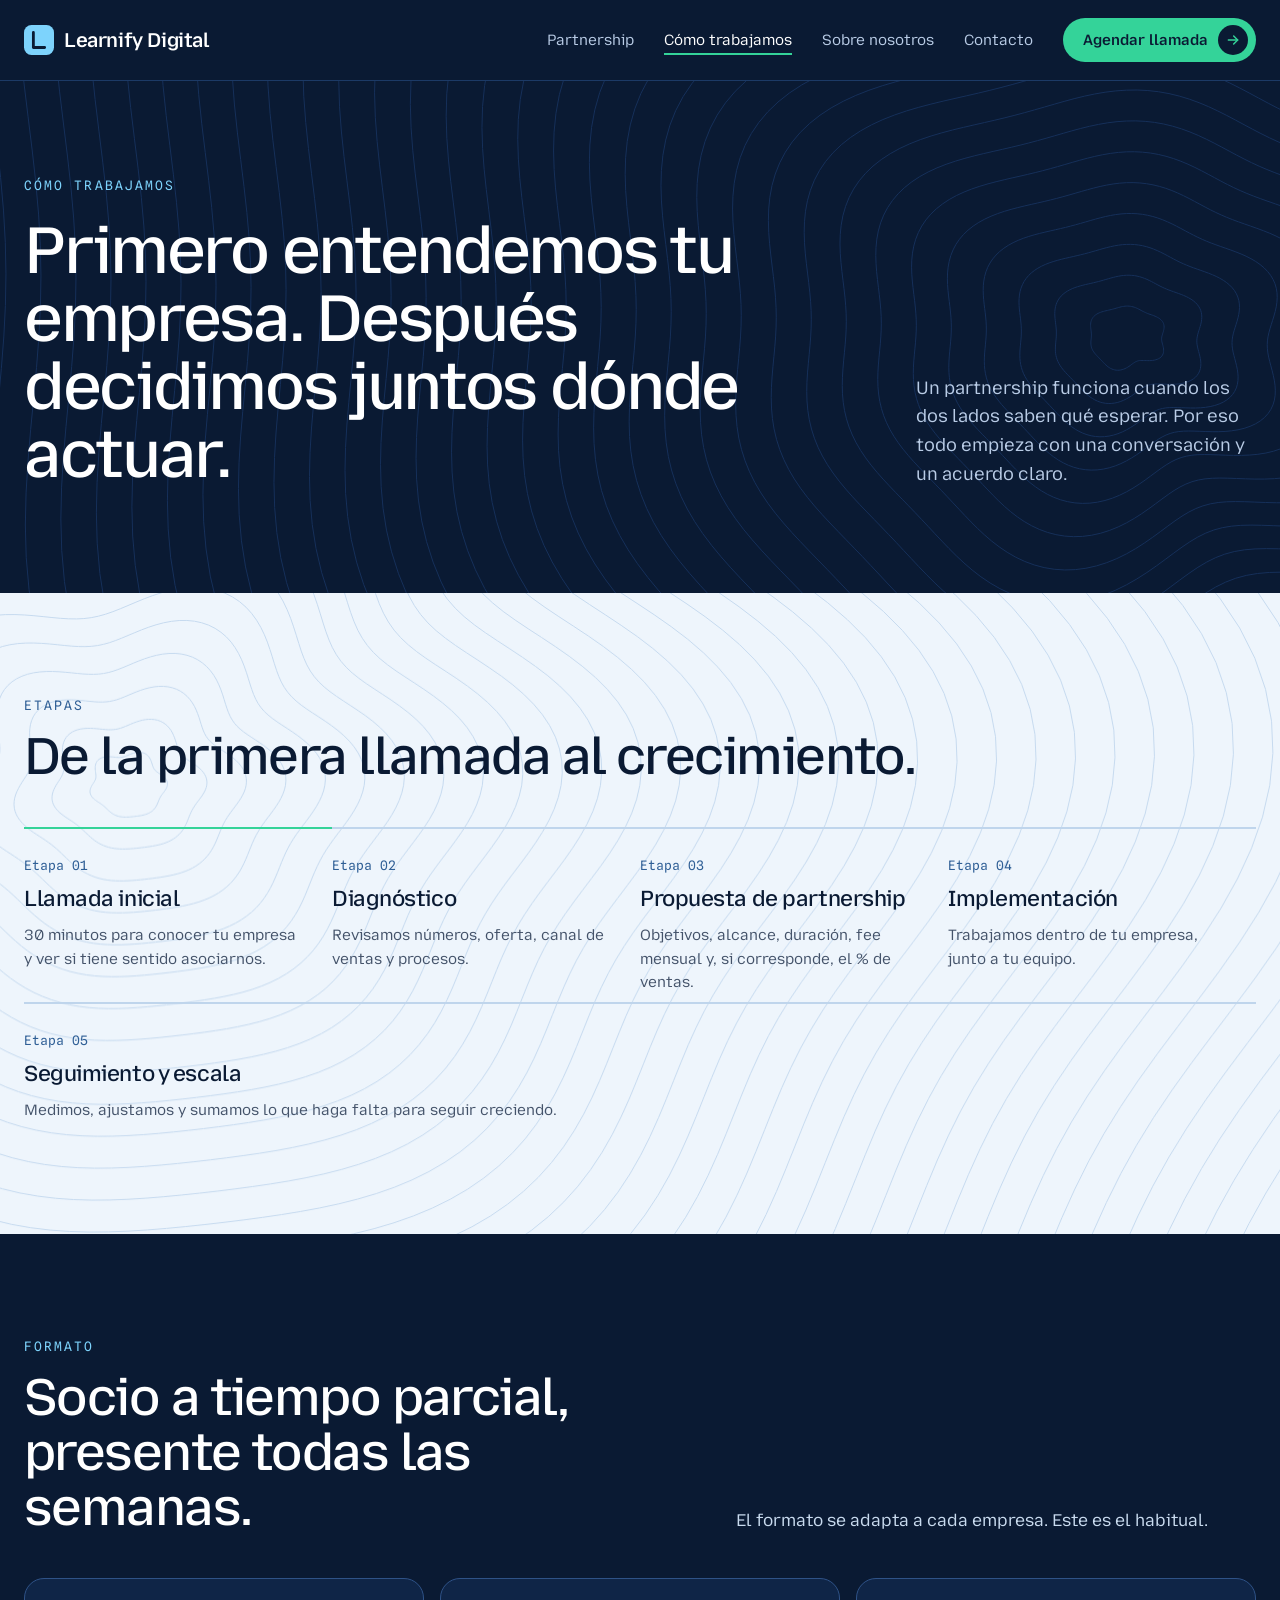
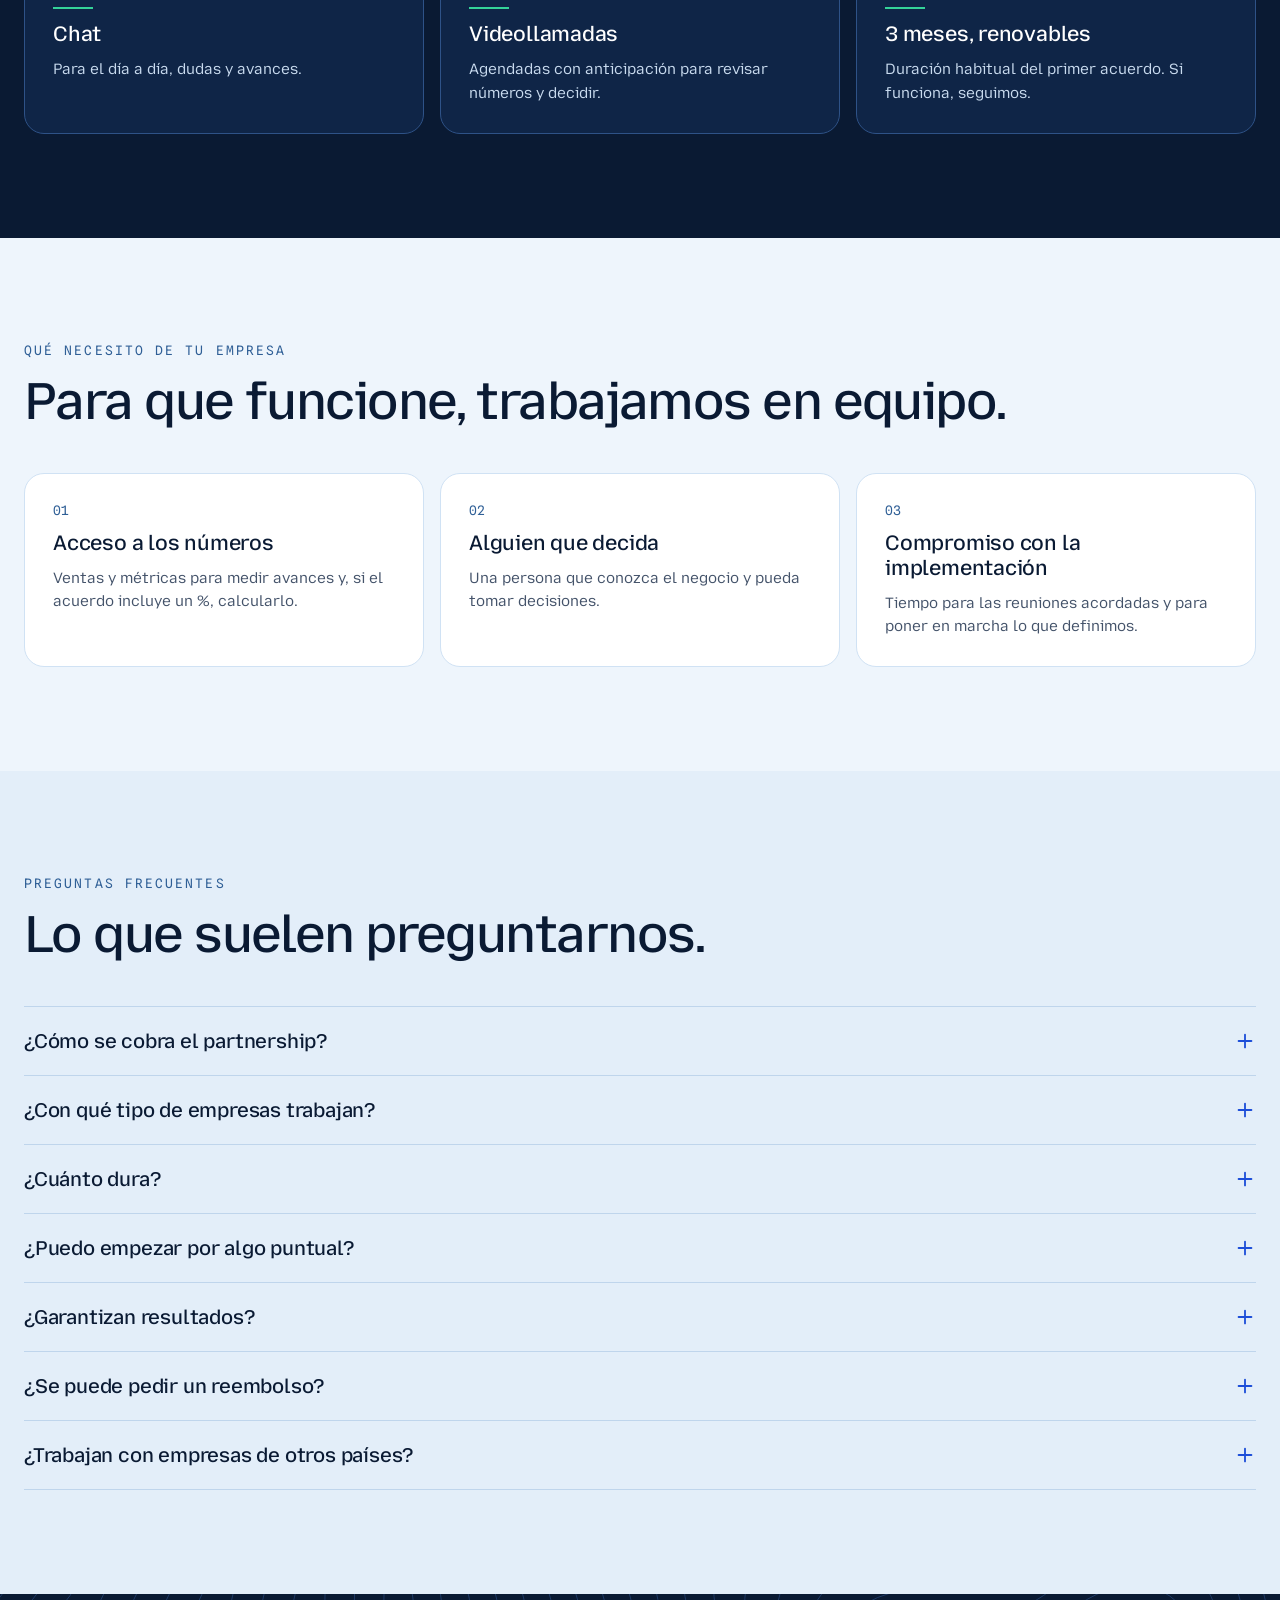
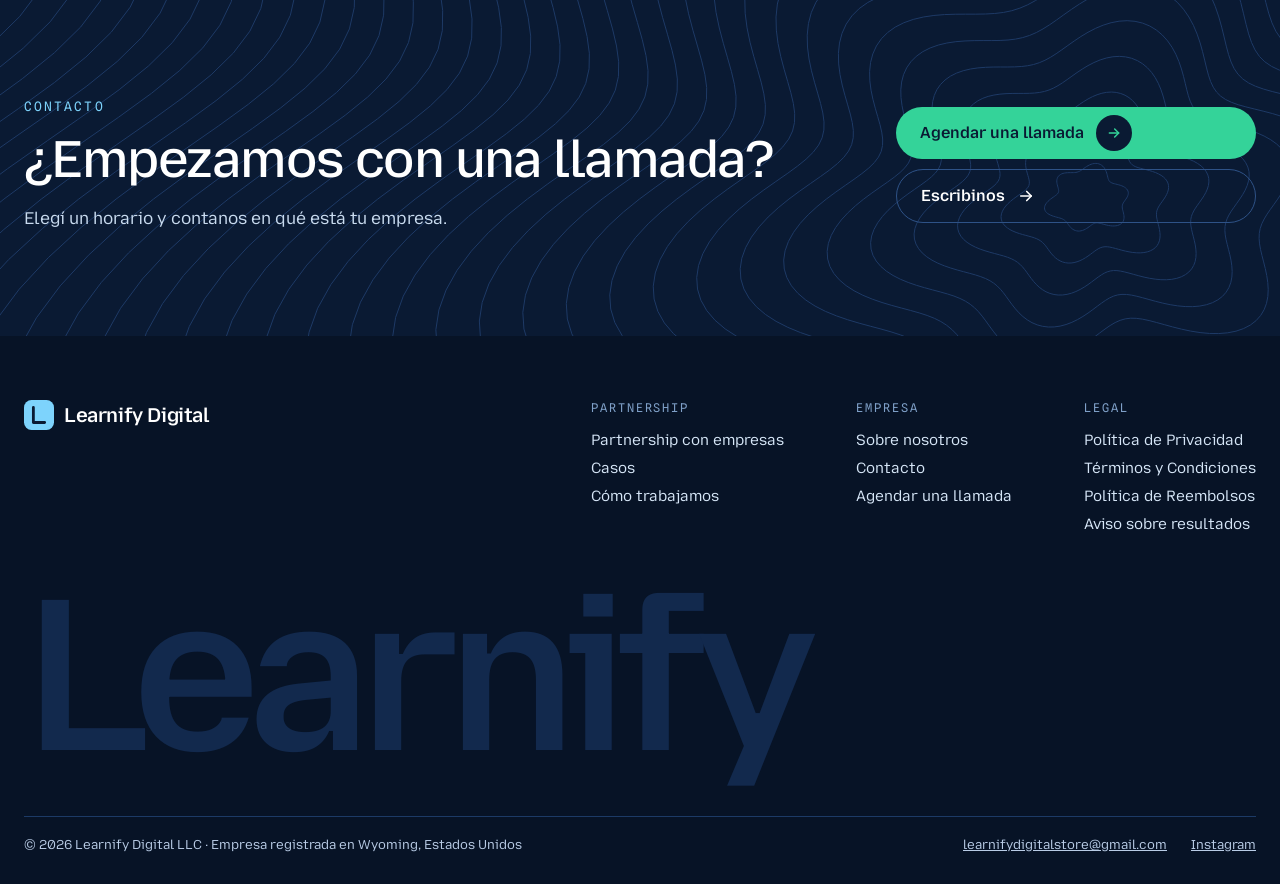
<file: como-trabajamos.html>
<!doctype html>
<html lang="es">
<head>
<meta charset="utf-8">
<meta name="viewport" content="width=device-width, initial-scale=1">
<title>Cómo trabajamos | Learnify Digital</title>
<meta name="description" content="Etapas, formato y preguntas frecuentes sobre el partnership con Learnify Digital.">
<link rel="canonical" href="https://learnifydigital.com/como-trabajamos.html">
<link rel="icon" href="/favicon.svg" type="image/svg+xml">
<meta property="og:type" content="website">
<meta property="og:title" content="Cómo trabajamos | Learnify Digital">
<meta property="og:description" content="Etapas, formato y preguntas frecuentes sobre el partnership con Learnify Digital.">
<meta property="og:url" content="https://learnifydigital.com/como-trabajamos.html">
<meta property="og:image" content="https://learnifydigital.com/assets/img/hero-trabajando.jpg">
<link rel="preconnect" href="https://fonts.googleapis.com">
<link href="https://fonts.googleapis.com/css2?family=Mozilla+Text:wght@400;500;600&amp;family=Spline+Sans+Mono:wght@400;500&amp;display=swap" rel="stylesheet">
<style>
body{margin:0;background:#EEF5FC}
a{color:#1D4ED8}a:hover{color:#1E3A8A}
.pill{transition:background-color .2s ease,transform .2s ease,border-color .2s ease}
.pill:hover{transform:translateY(-1px)}
.pill .arr{transition:transform .2s ease}
.pill:hover .arr{transform:translateX(4px)}
.pill-grn:hover{background-color:#6EE7B7 !important}
.pill-line:hover{border-color:#7DD3FC !important}
.navlink:hover{color:#FFFFFF !important}
.lnk-dark:hover{color:#1D4ED8 !important}
.card{transition:transform .3s ease,border-color .3s ease}
.card:hover{transform:translateY(-4px)}
.field:focus{outline:2px solid #2563EB;outline-offset:1px}
.menu summary{list-style:none;cursor:pointer}
.menu summary::-webkit-details-marker{display:none}
.menu[open] .chev{transform:rotate(180deg)}
.faq summary{list-style:none;cursor:pointer}
.faq summary::-webkit-details-marker{display:none}
.faq[open] .plus{transform:rotate(45deg)}
.plus,.chev{transition:transform .2s ease}
@keyframes mq{to{transform:translateX(-50%)}}
.mq{animation:mq 36s linear infinite}
@keyframes rv{from{opacity:0;filter:blur(10px);transform:translateY(18px)}to{opacity:1;filter:blur(0);transform:none}}
@supports (animation-timeline: view()){
  @media (prefers-reduced-motion: no-preference){
    .reveal{animation:rv linear both;animation-timeline:view();animation-range:entry 0% cover 28%}
  }
}
@media (prefers-reduced-motion: reduce){.pill,.card{transition:none}.mq{animation:none}}
</style>
<script src="/assets/site.js" defer></script>
</head>
<body>
<div style="font-family: 'Mozilla Text', system-ui, sans-serif; color: #0A1A33; background: #EEF5FC; min-height: 100vh; overflow-x: hidden">
<header style="background: #0A1A33; color: #FFFFFF; border-bottom: 1px solid #1C3A66; position: relative; z-index: 10">
      <div style="max-width: 1240px; margin: 0 auto; padding: 18px 24px; display: flex; flex-wrap: wrap; gap: 16px; align-items: center; justify-content: space-between">
        <a href="/" style="display: flex; align-items: center; gap: 10px; text-decoration: none; color: #FFFFFF"><svg width="30" height="30" viewBox="0 0 32 32" aria-hidden="true"><rect x="0" y="0" width="32" height="32" rx="8" fill="#7DD3FC"></rect><path d="M10 8v16h12" fill="none" stroke="#0A1A33" stroke-width="3" stroke-linecap="round" stroke-linejoin="round"></path></svg><span style="font-weight: 600; font-size: 20px; letter-spacing: -0.02em">Learnify Digital</span></a>
        <nav aria-label="Principal" style="display: flex; flex-wrap: wrap; gap: 8px 30px; align-items: center; font-size: 15px">
          <a class="navlink" href="/partnership.html" style="color: #B9CCE6; text-decoration: none; padding: 6px 0">Partnership</a>
          <a class="navlink" href="/como-trabajamos.html" aria-current="page" style="color: #FFFFFF; text-decoration: none; padding: 6px 0; box-shadow: inset 0 -2px 0 #34D399">Cómo trabajamos</a>
          <a class="navlink" href="/nosotros.html" style="color: #B9CCE6; text-decoration: none; padding: 6px 0">Sobre nosotros</a>
          <a class="navlink" href="/contacto.html" style="color: #B9CCE6; text-decoration: none; padding: 6px 0">Contacto</a>
          <a class="pill pill-grn" href="https://calendly.com/mauriciosamuelmartin-ry4d" target="_blank" rel="noopener" style="display: inline-flex; align-items: center; gap: 10px; min-height: 44px; padding: 0 8px 0 20px; border-radius: 999px; background: #34D399; color: #0A1A33; font-weight: 600; text-decoration: none">Agendar llamada<span class="arr" style="width: 30px; height: 30px; border-radius: 999px; background: #0A1A33; display: inline-flex; align-items: center; justify-content: center"><svg width="16" height="16" viewBox="0 0 24 24" aria-hidden="true" fill="none" stroke="#34D399" stroke-width="2.2" stroke-linecap="round" stroke-linejoin="round"><path d="M5 12h14"></path><path d="M13 6l6 6-6 6"></path></svg></span></a>
        </nav>
      </div>
    </header><section style="background: #0A1A33; color: #FFFFFF; position: relative; overflow: hidden">
    <canvas data-topo="3,0.88,0.5" aria-hidden="true" style="position: absolute; top: 0; left: 0; width: 100%; height: 100%; display: block; color: #16305A; pointer-events: none"></canvas>
    <div class="reveal" style="position: relative; max-width: 1240px; margin: 0 auto; padding: 96px 24px 104px; display: flex; flex-wrap: wrap; gap: 32px 72px; align-items: flex-end">
      <div style="flex: 999 1 560px; display: flex; flex-direction: column; gap: 24px">
        <div style="font-family: 'Spline Sans Mono', monospace; font-size: 13px; letter-spacing: 0.16em; text-transform: uppercase; color: #7DD3FC">Cómo trabajamos</div>
        <h1 style="margin: 0; font-weight: 500; font-size: clamp(40px, 5.4vw, 66px); line-height: 1.03; letter-spacing: -0.035em">Primero entendemos tu empresa. Después decidimos juntos dónde actuar.</h1>
      </div>
      <p style="flex: 1 1 340px; margin: 0; font-size: 18px; line-height: 1.6; color: #B9CCE6">Un partnership funciona cuando los dos lados saben qué esperar. Por eso todo empieza con una conversación y un acuerdo claro.</p>
    </div>
  </section><section style="position: relative; overflow: hidden; background: #EEF5FC">
    <canvas data-topo="19,0.1,0.3" aria-hidden="true" style="position: absolute; top: 0; left: 0; width: 100%; height: 100%; display: block; color: #C6DAEF; pointer-events: none"></canvas>
    <div style="position: relative; max-width: 1240px; margin: 0 auto; padding: 104px 24px; display: flex; flex-direction: column; gap: 44px">
      <div class="reveal" style="display: flex; flex-wrap: wrap; gap: 20px 64px; align-items: flex-end; justify-content: space-between">
        <div style="flex: 1 1 440px; display: flex; flex-direction: column; gap: 16px"><div style="font-family: 'Spline Sans Mono', monospace; font-size: 13px; letter-spacing: 0.16em; text-transform: uppercase; color: #2F5F96">Etapas</div><h2 style="margin: 0; font-weight: 500; font-size: clamp(34px, 4.2vw, 52px); line-height: 1.05; letter-spacing: -0.03em">De la primera llamada al crecimiento.</h2></div>
        
      </div><div style="display: flex; flex-wrap: wrap; gap: 0"><div class="reveal" style="flex: 1 1 220px; min-width: 0; padding: 28px 28px 8px 0; border-top: 2px solid #34D399; display: flex; flex-direction: column; gap: 12px">
          <div style="font-family: 'Spline Sans Mono', monospace; font-size: 13px; color: #2F5F96">Etapa 01</div>
          <div style="font-size: 22px; font-weight: 500; letter-spacing: -0.02em">Llamada inicial</div>
          <div style="font-size: 15px; line-height: 1.55; color: #44536A">30 minutos para conocer tu empresa y ver si tiene sentido asociarnos.</div>
        </div><div class="reveal" style="flex: 1 1 220px; min-width: 0; padding: 28px 28px 8px 0; border-top: 2px solid #BFD5EC; display: flex; flex-direction: column; gap: 12px">
          <div style="font-family: 'Spline Sans Mono', monospace; font-size: 13px; color: #2F5F96">Etapa 02</div>
          <div style="font-size: 22px; font-weight: 500; letter-spacing: -0.02em">Diagnóstico</div>
          <div style="font-size: 15px; line-height: 1.55; color: #44536A">Revisamos números, oferta, canal de ventas y procesos.</div>
        </div><div class="reveal" style="flex: 1 1 220px; min-width: 0; padding: 28px 28px 8px 0; border-top: 2px solid #BFD5EC; display: flex; flex-direction: column; gap: 12px">
          <div style="font-family: 'Spline Sans Mono', monospace; font-size: 13px; color: #2F5F96">Etapa 03</div>
          <div style="font-size: 22px; font-weight: 500; letter-spacing: -0.02em">Propuesta de partnership</div>
          <div style="font-size: 15px; line-height: 1.55; color: #44536A">Objetivos, alcance, duración, fee mensual y, si corresponde, el % de ventas.</div>
        </div><div class="reveal" style="flex: 1 1 220px; min-width: 0; padding: 28px 28px 8px 0; border-top: 2px solid #BFD5EC; display: flex; flex-direction: column; gap: 12px">
          <div style="font-family: 'Spline Sans Mono', monospace; font-size: 13px; color: #2F5F96">Etapa 04</div>
          <div style="font-size: 22px; font-weight: 500; letter-spacing: -0.02em">Implementación</div>
          <div style="font-size: 15px; line-height: 1.55; color: #44536A">Trabajamos dentro de tu empresa, junto a tu equipo.</div>
        </div><div class="reveal" style="flex: 1 1 220px; min-width: 0; padding: 28px 28px 8px 0; border-top: 2px solid #BFD5EC; display: flex; flex-direction: column; gap: 12px">
          <div style="font-family: 'Spline Sans Mono', monospace; font-size: 13px; color: #2F5F96">Etapa 05</div>
          <div style="font-size: 22px; font-weight: 500; letter-spacing: -0.02em">Seguimiento y escala</div>
          <div style="font-size: 15px; line-height: 1.55; color: #44536A">Medimos, ajustamos y sumamos lo que haga falta para seguir creciendo.</div>
        </div></div>
    </div>
  </section><section style="position: relative; overflow: hidden; background: #0A1A33; color: #FFFFFF">
    
    <div style="position: relative; max-width: 1240px; margin: 0 auto; padding: 104px 24px; display: flex; flex-direction: column; gap: 44px">
      <div class="reveal" style="display: flex; flex-wrap: wrap; gap: 20px 64px; align-items: flex-end; justify-content: space-between">
        <div style="flex: 1 1 440px; display: flex; flex-direction: column; gap: 16px"><div style="font-family: 'Spline Sans Mono', monospace; font-size: 13px; letter-spacing: 0.16em; text-transform: uppercase; color: #7DD3FC">Formato</div><h2 style="margin: 0; font-weight: 500; font-size: clamp(34px, 4.2vw, 52px); line-height: 1.05; letter-spacing: -0.03em">Socio a tiempo parcial, presente todas las semanas.</h2></div>
        <p style="flex: 1 1 360px; margin: 0; font-size: 17px; line-height: 1.6; color: #C9DBEF; max-width: 520px">El formato se adapta a cada empresa. Este es el habitual.</p>
      </div><div style="display: flex; flex-wrap: wrap; gap: 16px"><div class="card reveal" style="flex: 1 1 260px; min-width: 0; background: #0F2547; border: 1px solid #2E5287; border-radius: 20px; padding: 28px; display: flex; flex-direction: column; gap: 12px">
          <div style="width: 40px; height: 2px; background: #34D399"></div>
          <div style="font-size: 21px; font-weight: 500; letter-spacing: -0.01em; line-height: 1.2">Chat</div>
          <div style="font-size: 15px; line-height: 1.55; color: #C9DBEF">Para el día a día, dudas y avances.</div>
        </div><div class="card reveal" style="flex: 1 1 260px; min-width: 0; background: #0F2547; border: 1px solid #2E5287; border-radius: 20px; padding: 28px; display: flex; flex-direction: column; gap: 12px">
          <div style="width: 40px; height: 2px; background: #34D399"></div>
          <div style="font-size: 21px; font-weight: 500; letter-spacing: -0.01em; line-height: 1.2">Videollamadas</div>
          <div style="font-size: 15px; line-height: 1.55; color: #C9DBEF">Agendadas con anticipación para revisar números y decidir.</div>
        </div><div class="card reveal" style="flex: 1 1 260px; min-width: 0; background: #0F2547; border: 1px solid #2E5287; border-radius: 20px; padding: 28px; display: flex; flex-direction: column; gap: 12px">
          <div style="width: 40px; height: 2px; background: #34D399"></div>
          <div style="font-size: 21px; font-weight: 500; letter-spacing: -0.01em; line-height: 1.2">3 meses, renovables</div>
          <div style="font-size: 15px; line-height: 1.55; color: #C9DBEF">Duración habitual del primer acuerdo. Si funciona, seguimos.</div>
        </div></div>
    </div>
  </section><section style="position: relative; overflow: hidden; background: #EEF5FC">
    
    <div style="position: relative; max-width: 1240px; margin: 0 auto; padding: 104px 24px; display: flex; flex-direction: column; gap: 44px">
      <div class="reveal" style="display: flex; flex-wrap: wrap; gap: 20px 64px; align-items: flex-end; justify-content: space-between">
        <div style="flex: 1 1 440px; display: flex; flex-direction: column; gap: 16px"><div style="font-family: 'Spline Sans Mono', monospace; font-size: 13px; letter-spacing: 0.16em; text-transform: uppercase; color: #2F5F96">Qué necesito de tu empresa</div><h2 style="margin: 0; font-weight: 500; font-size: clamp(34px, 4.2vw, 52px); line-height: 1.05; letter-spacing: -0.03em">Para que funcione, trabajamos en equipo.</h2></div>
        
      </div><div style="display: flex; flex-wrap: wrap; gap: 16px"><div class="card reveal" style="flex: 1 1 300px; min-width: 0; background: #FFFFFF; border: 1px solid #D0E2F4; border-radius: 20px; padding: 28px; display: flex; flex-direction: column; gap: 12px">
          <div style="font-family: 'Spline Sans Mono', monospace; font-size: 13px; color: #2F5F96">01</div>
          <div style="font-size: 21px; font-weight: 500; letter-spacing: -0.01em; line-height: 1.2">Acceso a los números</div>
          <div style="font-size: 15px; line-height: 1.55; color: #44536A">Ventas y métricas para medir avances y, si el acuerdo incluye un %, calcularlo.</div>
        </div><div class="card reveal" style="flex: 1 1 300px; min-width: 0; background: #FFFFFF; border: 1px solid #D0E2F4; border-radius: 20px; padding: 28px; display: flex; flex-direction: column; gap: 12px">
          <div style="font-family: 'Spline Sans Mono', monospace; font-size: 13px; color: #2F5F96">02</div>
          <div style="font-size: 21px; font-weight: 500; letter-spacing: -0.01em; line-height: 1.2">Alguien que decida</div>
          <div style="font-size: 15px; line-height: 1.55; color: #44536A">Una persona que conozca el negocio y pueda tomar decisiones.</div>
        </div><div class="card reveal" style="flex: 1 1 300px; min-width: 0; background: #FFFFFF; border: 1px solid #D0E2F4; border-radius: 20px; padding: 28px; display: flex; flex-direction: column; gap: 12px">
          <div style="font-family: 'Spline Sans Mono', monospace; font-size: 13px; color: #2F5F96">03</div>
          <div style="font-size: 21px; font-weight: 500; letter-spacing: -0.01em; line-height: 1.2">Compromiso con la implementación</div>
          <div style="font-size: 15px; line-height: 1.55; color: #44536A">Tiempo para las reuniones acordadas y para poner en marcha lo que definimos.</div>
        </div></div>
    </div>
  </section><section style="position: relative; overflow: hidden; background: #E3EEF9">
    
    <div style="position: relative; max-width: 1240px; margin: 0 auto; padding: 104px 24px; display: flex; flex-direction: column; gap: 44px">
      <div class="reveal" style="display: flex; flex-wrap: wrap; gap: 20px 64px; align-items: flex-end; justify-content: space-between">
        <div style="flex: 1 1 440px; display: flex; flex-direction: column; gap: 16px"><div style="font-family: 'Spline Sans Mono', monospace; font-size: 13px; letter-spacing: 0.16em; text-transform: uppercase; color: #2F5F96">Preguntas frecuentes</div><h2 style="margin: 0; font-weight: 500; font-size: clamp(34px, 4.2vw, 52px); line-height: 1.05; letter-spacing: -0.03em">Lo que suelen preguntarnos.</h2></div>
        
      </div><div><details class="faq reveal" style="border-top: 1px solid #BFD5EC; padding: 22px 0">
          <summary style="display: flex; gap: 16px; align-items: center; justify-content: space-between; font-size: 20px; font-weight: 500; letter-spacing: -0.01em">¿Cómo se cobra el partnership?
            <svg class="plus" width="22" height="22" viewBox="0 0 24 24" aria-hidden="true" fill="none" stroke="#1D4ED8" stroke-width="2" stroke-linecap="round"><path d="M12 5v14"></path><path d="M5 12h14"></path></svg>
          </summary>
          <p style="margin: 14px 0 0; font-size: 16px; line-height: 1.6; color: #2E4566; max-width: 760px">Siempre hay un fee mensual fijo. Según la etapa de la empresa, puede sumarse un porcentaje sobre las ventas que generamos juntos. Lo definimos por escrito antes de empezar.</p>
        </details><details class="faq reveal" style="border-top: 1px solid #BFD5EC; padding: 22px 0">
          <summary style="display: flex; gap: 16px; align-items: center; justify-content: space-between; font-size: 20px; font-weight: 500; letter-spacing: -0.01em">¿Con qué tipo de empresas trabajan?
            <svg class="plus" width="22" height="22" viewBox="0 0 24 24" aria-hidden="true" fill="none" stroke="#1D4ED8" stroke-width="2" stroke-linecap="round"><path d="M12 5v14"></path><path d="M5 12h14"></path></svg>
          </summary>
          <p style="margin: 14px 0 0; font-size: 16px; line-height: 1.6; color: #2E4566; max-width: 760px">Con empresas de cualquier rubro que ya venden y quieren crecer con más orden. En la primera llamada vemos si tiene sentido asociarnos.</p>
        </details><details class="faq reveal" style="border-top: 1px solid #BFD5EC; padding: 22px 0">
          <summary style="display: flex; gap: 16px; align-items: center; justify-content: space-between; font-size: 20px; font-weight: 500; letter-spacing: -0.01em">¿Cuánto dura?
            <svg class="plus" width="22" height="22" viewBox="0 0 24 24" aria-hidden="true" fill="none" stroke="#1D4ED8" stroke-width="2" stroke-linecap="round"><path d="M12 5v14"></path><path d="M5 12h14"></path></svg>
          </summary>
          <p style="margin: 14px 0 0; font-size: 16px; line-height: 1.6; color: #2E4566; max-width: 760px">El primer acuerdo suele ser de tres meses, renovables si los dos lados quieren seguir.</p>
        </details><details class="faq reveal" style="border-top: 1px solid #BFD5EC; padding: 22px 0">
          <summary style="display: flex; gap: 16px; align-items: center; justify-content: space-between; font-size: 20px; font-weight: 500; letter-spacing: -0.01em">¿Puedo empezar por algo puntual?
            <svg class="plus" width="22" height="22" viewBox="0 0 24 24" aria-hidden="true" fill="none" stroke="#1D4ED8" stroke-width="2" stroke-linecap="round"><path d="M12 5v14"></path><path d="M5 12h14"></path></svg>
          </summary>
          <p style="margin: 14px 0 0; font-size: 16px; line-height: 1.6; color: #2E4566; max-width: 760px">Sí. Podemos empezar por un frente concreto, como la oferta o la adquisición de clientes, y sumar otros después.</p>
        </details><details class="faq reveal" style="border-top: 1px solid #BFD5EC; padding: 22px 0">
          <summary style="display: flex; gap: 16px; align-items: center; justify-content: space-between; font-size: 20px; font-weight: 500; letter-spacing: -0.01em">¿Garantizan resultados?
            <svg class="plus" width="22" height="22" viewBox="0 0 24 24" aria-hidden="true" fill="none" stroke="#1D4ED8" stroke-width="2" stroke-linecap="round"><path d="M12 5v14"></path><path d="M5 12h14"></path></svg>
          </summary>
          <p style="margin: 14px 0 0; font-size: 16px; line-height: 1.6; color: #2E4566; max-width: 760px">No garantizamos resultados específicos: dependen de factores externos y de la implementación. Sí nos comprometemos con un método claro y un seguimiento constante, y con un esquema donde nuestros incentivos van en la misma dirección que los tuyos.</p>
        </details><details class="faq reveal" style="border-top: 1px solid #BFD5EC; padding: 22px 0">
          <summary style="display: flex; gap: 16px; align-items: center; justify-content: space-between; font-size: 20px; font-weight: 500; letter-spacing: -0.01em">¿Se puede pedir un reembolso?
            <svg class="plus" width="22" height="22" viewBox="0 0 24 24" aria-hidden="true" fill="none" stroke="#1D4ED8" stroke-width="2" stroke-linecap="round"><path d="M12 5v14"></path><path d="M5 12h14"></path></svg>
          </summary>
          <p style="margin: 14px 0 0; font-size: 16px; line-height: 1.6; color: #2E4566; max-width: 760px">Los pagos del partnership no son reembolsables una vez iniciado el período acordado. Podés ver el detalle en la Política de Reembolsos.</p>
        </details><details class="faq reveal" style="border-top: 1px solid #BFD5EC; padding: 22px 0">
          <summary style="display: flex; gap: 16px; align-items: center; justify-content: space-between; font-size: 20px; font-weight: 500; letter-spacing: -0.01em">¿Trabajan con empresas de otros países?
            <svg class="plus" width="22" height="22" viewBox="0 0 24 24" aria-hidden="true" fill="none" stroke="#1D4ED8" stroke-width="2" stroke-linecap="round"><path d="M12 5v14"></path><path d="M5 12h14"></path></svg>
          </summary>
          <p style="margin: 14px 0 0; font-size: 16px; line-height: 1.6; color: #2E4566; max-width: 760px">Sí. Learnify Digital LLC opera a nivel internacional.</p>
        </details><div style="border-top: 1px solid #BFD5EC"></div></div>
    </div>
  </section><section style="position: relative; overflow: hidden; background: #0A1A33; color: #FFFFFF">
    <canvas data-topo="41,0.85,0.6" aria-hidden="true" style="position: absolute; top: 0; left: 0; width: 100%; height: 100%; display: block; color: #1E3A66; pointer-events: none"></canvas>
    <div class="reveal" style="position: relative; max-width: 1240px; margin: 0 auto; padding: 104px 24px; display: flex; flex-wrap: wrap; gap: 32px 64px; align-items: center; justify-content: space-between">
      <div style="flex: 1 1 520px; display: flex; flex-direction: column; gap: 18px">
        <div style="font-family: 'Spline Sans Mono', monospace; font-size: 13px; letter-spacing: 0.16em; text-transform: uppercase; color: #7DD3FC">Contacto</div>
        <h2 style="margin: 0; font-weight: 500; font-size: clamp(34px, 4.2vw, 52px); line-height: 1.05; letter-spacing: -0.03em">¿Empezamos con una llamada?</h2>
        <p style="margin: 0; font-size: 17px; line-height: 1.6; color: #C9DBEF; max-width: 560px">Elegí un horario y contanos en qué está tu empresa.</p>
      </div>
      <div style="flex: 0 1 360px; display: flex; flex-direction: column; gap: 10px">
        <a class="pill pill-grn" href="https://calendly.com/mauriciosamuelmartin-ry4d" target="_blank" rel="noopener" style="display: inline-flex; align-items: center; gap: 12px; min-height: 52px; padding: 0 8px 0 24px; border-radius: 999px; background: #34D399; color: #0A1A33; font-weight: 600; text-decoration: none">Agendar una llamada<span class="arr" style="width: 36px; height: 36px; border-radius: 999px; background: #0A1A33; display: inline-flex; align-items: center; justify-content: center"><svg width="16" height="16" viewBox="0 0 24 24" aria-hidden="true" fill="none" stroke="#34D399" stroke-width="2.2" stroke-linecap="round" stroke-linejoin="round"><path d="M5 12h14"></path><path d="M13 6l6 6-6 6"></path></svg></span></a>
        <a class="pill pill-line" href="/contacto.html" style="display: inline-flex; align-items: center; gap: 12px; min-height: 52px; padding: 0 24px; border-radius: 999px; border: 1px solid #2E5287; color: #FFFFFF; font-weight: 600; text-decoration: none">Escribinos<span class="arr" style="display: inline-flex"><svg width="18" height="18" viewBox="0 0 24 24" aria-hidden="true" fill="none" stroke="#FFFFFF" stroke-width="2.2" stroke-linecap="round" stroke-linejoin="round"><path d="M5 12h14"></path><path d="M13 6l6 6-6 6"></path></svg></span></a>
      </div>
    </div>
  </section><footer style="background: #071326; color: #B9CCE6; overflow: hidden">
    <div style="max-width: 1240px; margin: 0 auto; padding: 64px 24px 32px; display: flex; flex-direction: column; gap: 48px">
      <div style="display: flex; flex-wrap: wrap; gap: 40px; justify-content: space-between">
        <a href="/" style="display: flex; align-items: center; gap: 10px; text-decoration: none; color: #FFFFFF; align-self: flex-start"><svg width="30" height="30" viewBox="0 0 32 32" aria-hidden="true"><rect x="0" y="0" width="32" height="32" rx="8" fill="#7DD3FC"></rect><path d="M10 8v16h12" fill="none" stroke="#0A1A33" stroke-width="3" stroke-linecap="round" stroke-linejoin="round"></path></svg><span style="font-weight: 600; font-size: 20px; letter-spacing: -0.02em">Learnify Digital</span></a>
        <div style="display: flex; flex-wrap: wrap; gap: 32px 72px">
          <nav aria-label="Partnership" style="display: flex; flex-direction: column; gap: 10px; font-size: 15px"><div style="font-family: 'Spline Sans Mono', monospace; font-size: 12px; letter-spacing: 0.16em; text-transform: uppercase; color: #7FA0C8; margin-bottom: 6px">Partnership</div><a class="navlink" href="/partnership.html" style="color: #D6E6F7; text-decoration: none">Partnership con empresas</a><a class="navlink" href="/partnership.html#casos" style="color: #D6E6F7; text-decoration: none">Casos</a><a class="navlink" href="/como-trabajamos.html" style="color: #D6E6F7; text-decoration: none">Cómo trabajamos</a></nav>
          <nav aria-label="Empresa" style="display: flex; flex-direction: column; gap: 10px; font-size: 15px"><div style="font-family: 'Spline Sans Mono', monospace; font-size: 12px; letter-spacing: 0.16em; text-transform: uppercase; color: #7FA0C8; margin-bottom: 6px">Empresa</div><a class="navlink" href="/nosotros.html" style="color: #D6E6F7; text-decoration: none">Sobre nosotros</a><a class="navlink" href="/contacto.html" style="color: #D6E6F7; text-decoration: none">Contacto</a><a class="navlink" href="https://calendly.com/mauriciosamuelmartin-ry4d" target="_blank" rel="noopener" style="color: #D6E6F7; text-decoration: none">Agendar una llamada</a></nav>
          <nav aria-label="Legal" style="display: flex; flex-direction: column; gap: 10px; font-size: 15px"><div style="font-family: 'Spline Sans Mono', monospace; font-size: 12px; letter-spacing: 0.16em; text-transform: uppercase; color: #7FA0C8; margin-bottom: 6px">Legal</div><a class="navlink" href="/politicas.html?tab=priv" style="color: #D6E6F7; text-decoration: none">Política de Privacidad</a><a class="navlink" href="/politicas.html?tab=term" style="color: #D6E6F7; text-decoration: none">Términos y Condiciones</a><a class="navlink" href="/politicas.html?tab=reem" style="color: #D6E6F7; text-decoration: none">Política de Reembolsos</a><a class="navlink" href="/politicas.html?tab=resu" style="color: #D6E6F7; text-decoration: none">Aviso sobre resultados</a></nav>
        </div>
      </div>
      <div aria-hidden="true" style="font-weight: 600; font-size: clamp(80px, 17vw, 236px); line-height: 0.86; letter-spacing: -0.06em; color: #12294D; white-space: nowrap">Learnify</div>
      <div style="display: flex; flex-wrap: wrap; gap: 12px 32px; justify-content: space-between; padding-top: 20px; border-top: 1px solid #1C3A66; font-size: 13px">
        <div>© 2026 Learnify Digital LLC · Empresa registrada en Wyoming, Estados Unidos</div>
        <div style="display: flex; gap: 24px"><a class="navlink" href="mailto:learnifydigitalstore@gmail.com" style="color: #B9CCE6">learnifydigitalstore@gmail.com</a><a class="navlink" href="https://www.instagram.com/learnifydigital/" style="color: #B9CCE6">Instagram</a></div>
      </div>
    </div>
  </footer>
</div>
</body>
</html>
</file>
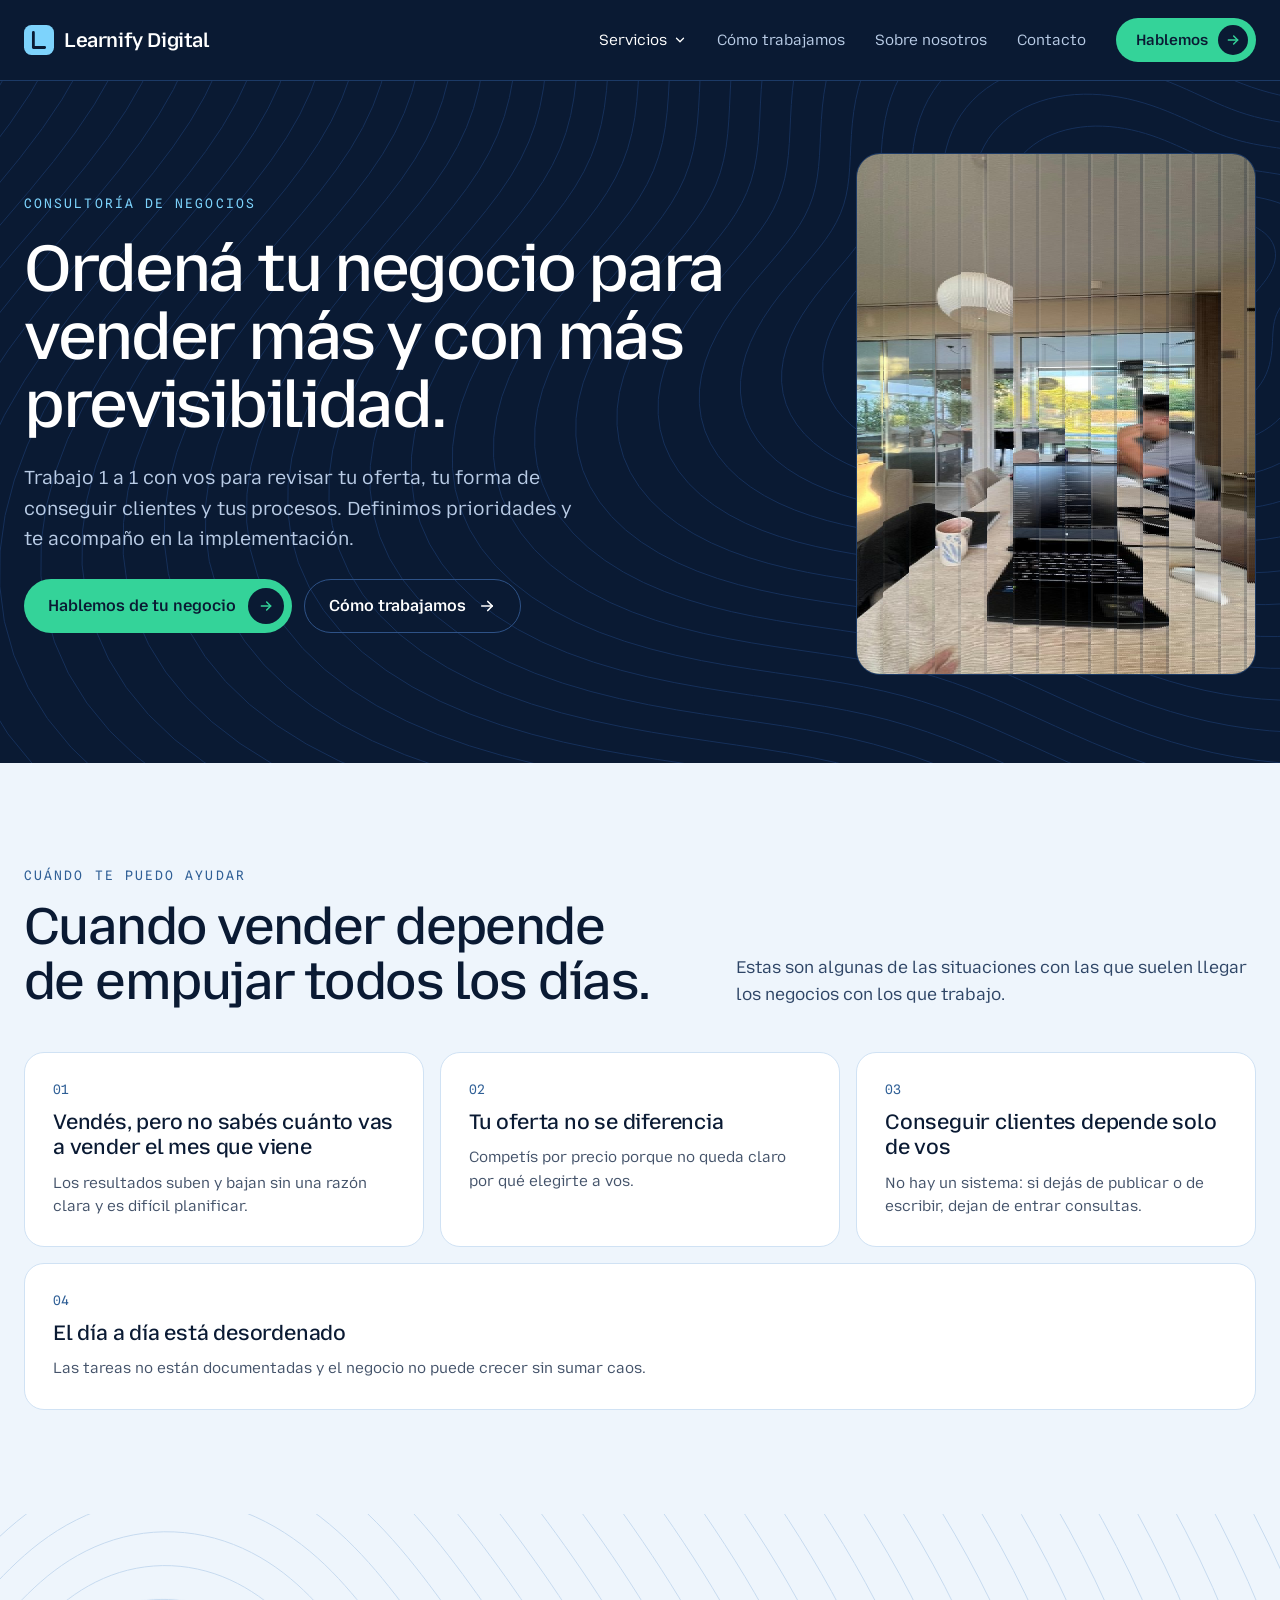
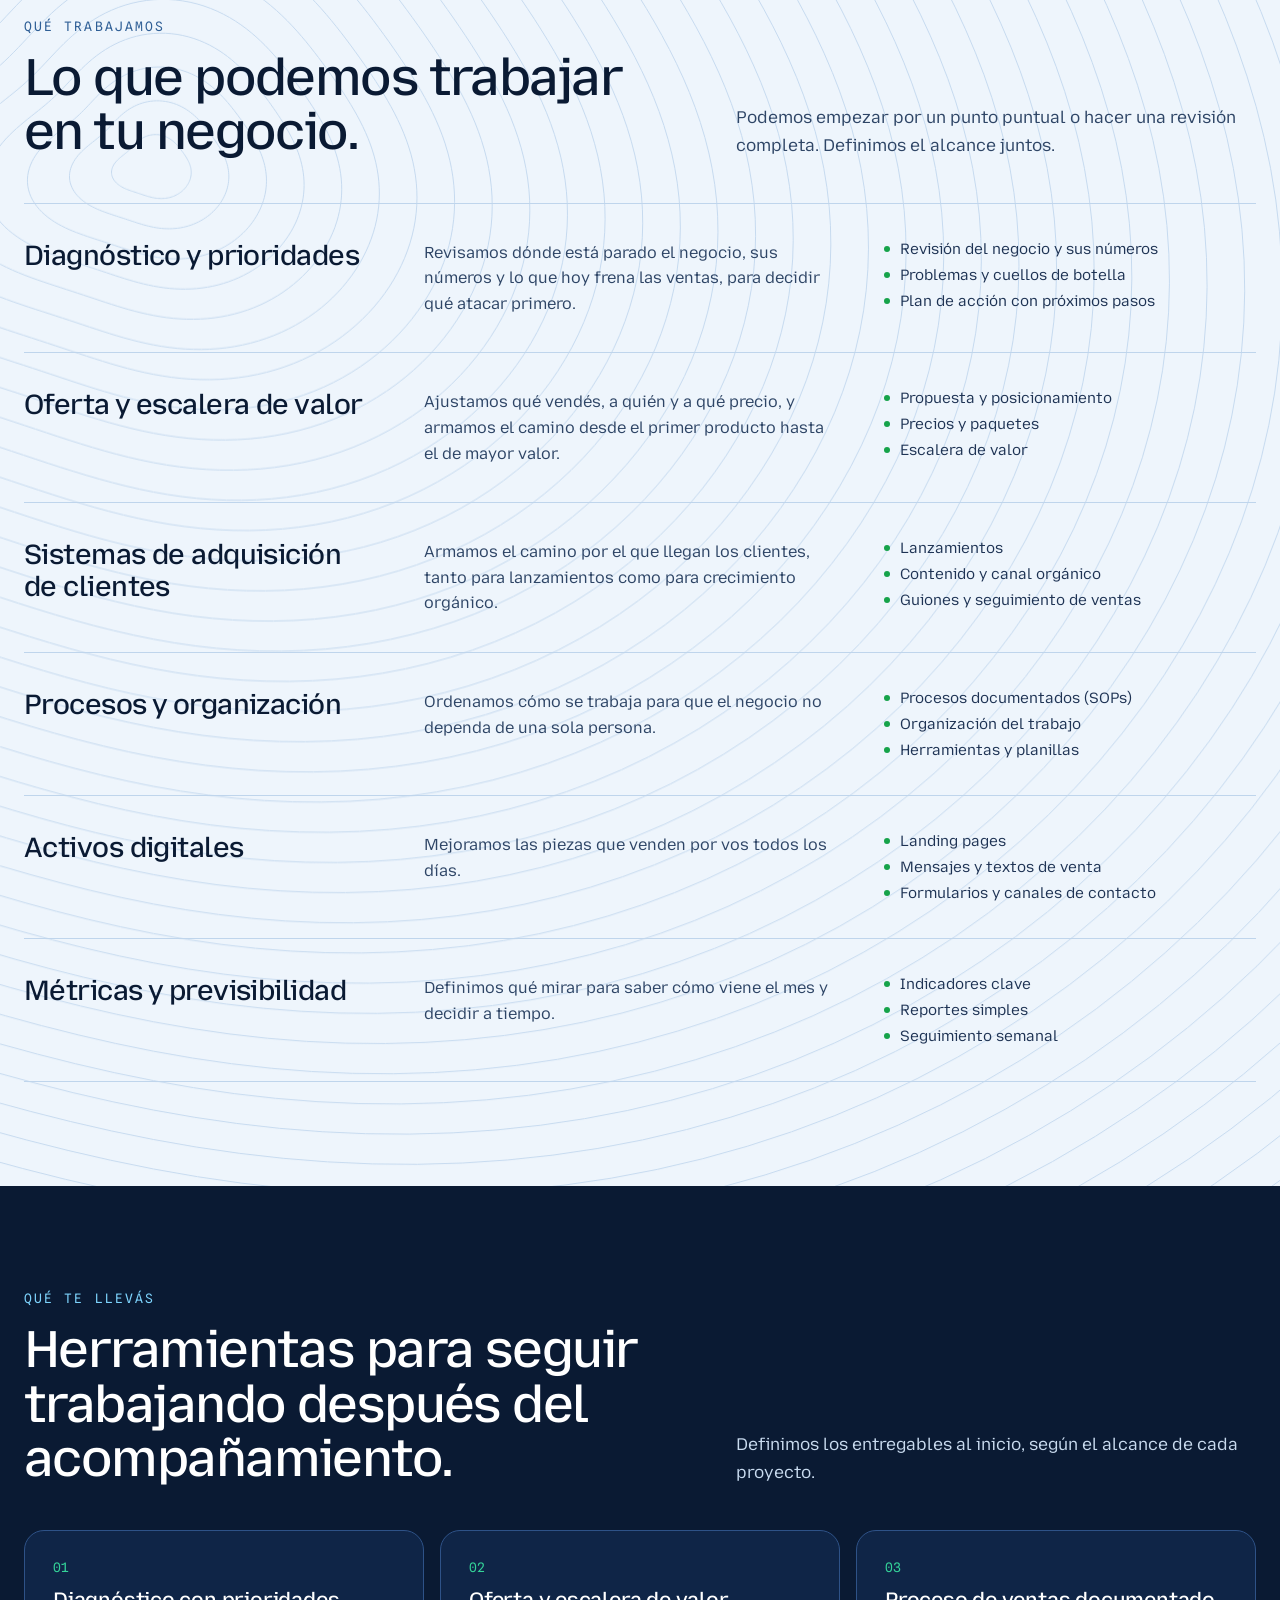
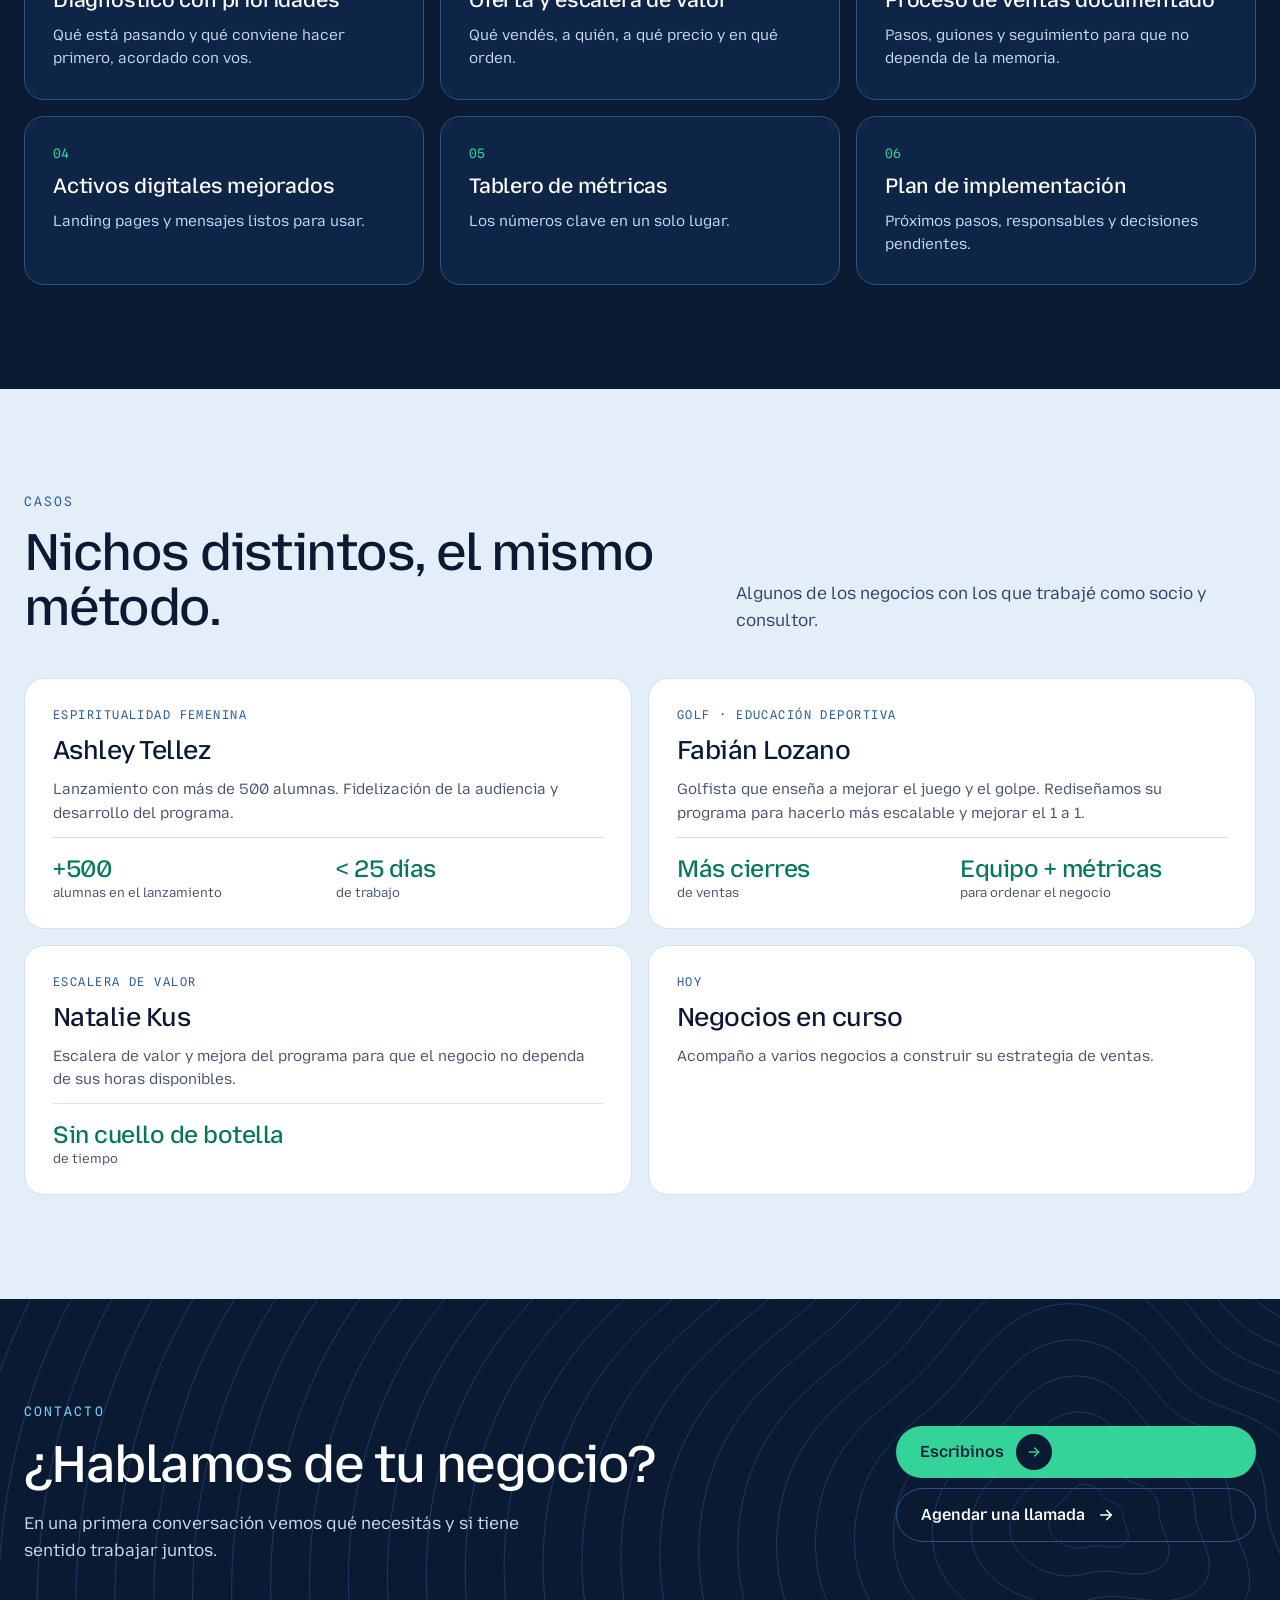
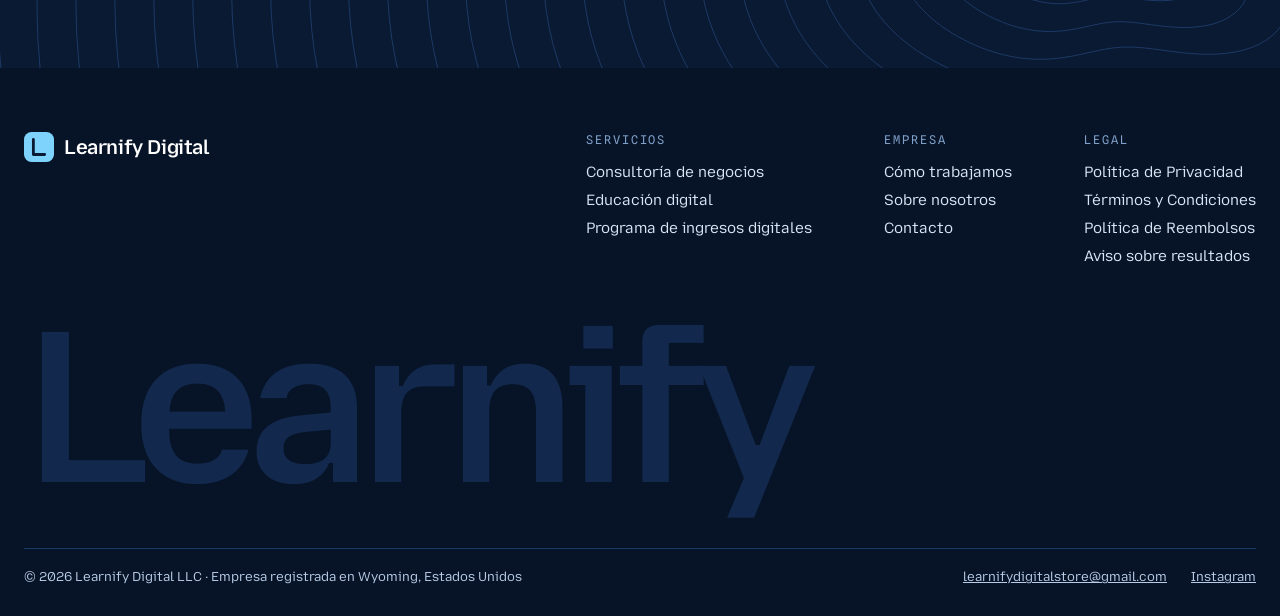
<file: consultoria.html>
<!doctype html>
<html lang="es">
<head>
<meta charset="utf-8">
<meta name="viewport" content="width=device-width, initial-scale=1">
<title>Consultoría de negocios | Learnify Digital</title>
<meta name="description" content="Acompañamiento 1 a 1 para ordenar tu oferta, conseguir clientes de forma constante, mejorar tus procesos y hacer más predecibles tus ventas.">
<link rel="canonical" href="https://learnifydigital.com/consultoria.html">
<link rel="icon" href="/favicon.svg" type="image/svg+xml">
<meta property="og:type" content="website">
<meta property="og:title" content="Consultoría de negocios | Learnify Digital">
<meta property="og:description" content="Acompañamiento 1 a 1 para ordenar tu oferta, conseguir clientes de forma constante, mejorar tus procesos y hacer más predecibles tus ventas.">
<meta property="og:url" content="https://learnifydigital.com/consultoria.html">
<meta property="og:image" content="https://learnifydigital.com/assets/img/hero-trabajando.jpg">
<link rel="preconnect" href="https://fonts.googleapis.com">
<link href="https://fonts.googleapis.com/css2?family=Mozilla+Text:wght@400;500;600&amp;family=Spline+Sans+Mono:wght@400;500&amp;display=swap" rel="stylesheet">
<style>
body{margin:0;background:#EEF5FC}
a{color:#1D4ED8}a:hover{color:#1E3A8A}
.pill{transition:background-color .2s ease,transform .2s ease,border-color .2s ease}
.pill:hover{transform:translateY(-1px)}
.pill .arr{transition:transform .2s ease}
.pill:hover .arr{transform:translateX(4px)}
.pill-grn:hover{background-color:#6EE7B7 !important}
.pill-line:hover{border-color:#7DD3FC !important}
.navlink:hover{color:#FFFFFF !important}
.lnk-dark:hover{color:#1D4ED8 !important}
.card{transition:transform .3s ease,border-color .3s ease}
.card:hover{transform:translateY(-4px)}
.field:focus{outline:2px solid #2563EB;outline-offset:1px}
.menu summary{list-style:none;cursor:pointer}
.menu summary::-webkit-details-marker{display:none}
.menu[open] .chev{transform:rotate(180deg)}
.faq summary{list-style:none;cursor:pointer}
.faq summary::-webkit-details-marker{display:none}
.faq[open] .plus{transform:rotate(45deg)}
.plus,.chev{transition:transform .2s ease}
@keyframes rv{from{opacity:0;filter:blur(10px);transform:translateY(18px)}to{opacity:1;filter:blur(0);transform:none}}
@supports (animation-timeline: view()){
  @media (prefers-reduced-motion: no-preference){
    .reveal{animation:rv linear both;animation-timeline:view();animation-range:entry 0% cover 28%}
  }
}
@media (prefers-reduced-motion: reduce){.pill,.card{transition:none}}
</style>
<script src="/assets/site.js" defer></script>
</head>
<body>
<div style="font-family: 'Mozilla Text', system-ui, sans-serif; color: #0A1A33; background: #EEF5FC; min-height: 100vh; overflow-x: hidden">
<header style="background: #0A1A33; color: #FFFFFF; border-bottom: 1px solid #1C3A66; position: relative; z-index: 10">
      <div style="max-width: 1240px; margin: 0 auto; padding: 18px 24px; display: flex; flex-wrap: wrap; gap: 16px; align-items: center; justify-content: space-between">
        <a href="/" style="display: flex; align-items: center; gap: 10px; text-decoration: none; color: #FFFFFF"><svg width="30" height="30" viewBox="0 0 32 32" aria-hidden="true"><rect x="0" y="0" width="32" height="32" rx="8" fill="#7DD3FC"></rect><path d="M10 8v16h12" fill="none" stroke="#0A1A33" stroke-width="3" stroke-linecap="round" stroke-linejoin="round"></path></svg><span style="font-weight: 600; font-size: 20px; letter-spacing: -0.02em">Learnify Digital</span></a>
        <nav aria-label="Principal" style="display: flex; flex-wrap: wrap; gap: 8px 30px; align-items: center; font-size: 15px">
          <details class="menu" style="position: relative"><summary class="navlink" style="display: inline-flex; align-items: center; gap: 6px; color: #FFFFFF; padding: 6px 0">Servicios <svg class="chev" width="14" height="14" viewBox="0 0 24 24" aria-hidden="true" fill="none" stroke="currentColor" stroke-width="2.2" stroke-linecap="round" stroke-linejoin="round"><path d="M6 9l6 6 6-6"></path></svg></summary><div style="position: absolute; top: 40px; left: -16px; z-index: 20; width: 300px; background: #FFFFFF; border-radius: 16px; padding: 8px; border: 1px solid #D0E2F4; display: flex; flex-direction: column"><a class="lnk-dark" href="/consultoria.html" style="display: flex; flex-direction: column; gap: 4px; padding: 14px 16px; border-radius: 12px; text-decoration: none; color: #0A1A33"><span style="font-weight: 600; font-size: 15px">Consultoría de negocios</span><span style="font-size: 13px; color: #44536A">Estrategia, ventas, procesos y métricas</span></a><a class="lnk-dark" href="/educacion.html" style="display: flex; flex-direction: column; gap: 4px; padding: 14px 16px; border-radius: 12px; text-decoration: none; color: #0A1A33"><span style="font-weight: 600; font-size: 15px">Educación digital</span><span style="font-size: 13px; color: #44536A">Ebooks prácticos sobre negocios</span></a><a class="lnk-dark" href="/programa.html" style="display: flex; flex-direction: column; gap: 4px; padding: 14px 16px; border-radius: 12px; text-decoration: none; color: #0A1A33"><span style="font-weight: 600; font-size: 15px">Programa de ingresos digitales</span><span style="font-size: 13px; color: #44536A">Vendé online con tu tienda en Shopify</span></a></div></details>
          <a class="navlink" href="/como-trabajamos.html" style="color: #B9CCE6; text-decoration: none; padding: 6px 0">Cómo trabajamos</a>
          <a class="navlink" href="/nosotros.html" style="color: #B9CCE6; text-decoration: none; padding: 6px 0">Sobre nosotros</a>
          <a class="navlink" href="/contacto.html" style="color: #B9CCE6; text-decoration: none; padding: 6px 0">Contacto</a>
          <a class="pill pill-grn" href="/contacto.html" style="display: inline-flex; align-items: center; gap: 10px; min-height: 44px; padding: 0 8px 0 20px; border-radius: 999px; background: #34D399; color: #0A1A33; font-weight: 600; text-decoration: none">Hablemos<span class="arr" style="width: 30px; height: 30px; border-radius: 999px; background: #0A1A33; display: inline-flex; align-items: center; justify-content: center"><svg width="16" height="16" viewBox="0 0 24 24" aria-hidden="true" fill="none" stroke="#34D399" stroke-width="2.2" stroke-linecap="round" stroke-linejoin="round"><path d="M5 12h14"></path><path d="M13 6l6 6-6 6"></path></svg></span></a>
        </nav>
      </div>
    </header><section style="background: #0A1A33; color: #FFFFFF; position: relative; overflow: hidden">
    <canvas data-topo="7,0.9,0.3" aria-hidden="true" style="position: absolute; top: 0; left: 0; width: 100%; height: 100%; display: block; color: #16305A; pointer-events: none"></canvas>
    <div style="position: relative; max-width: 1240px; margin: 0 auto; padding: 72px 24px 88px; display: flex; flex-wrap: wrap; gap: 48px; align-items: center">
      <div class="reveal" style="flex: 999 1 500px; min-width: 0; display: flex; flex-direction: column; gap: 24px">
        <div style="font-family: 'Spline Sans Mono', monospace; font-size: 13px; letter-spacing: 0.16em; text-transform: uppercase; color: #7DD3FC">Consultoría de negocios</div>
        <h1 style="margin: 0; font-weight: 500; font-size: clamp(40px, 5.4vw, 66px); line-height: 1.03; letter-spacing: -0.035em">Ordená tu negocio para vender más y con más previsibilidad.</h1>
        <p style="margin: 0; font-size: 19px; line-height: 1.6; color: #B9CCE6; max-width: 560px">Trabajo 1 a 1 con vos para revisar tu oferta, tu forma de conseguir clientes y tus procesos. Definimos prioridades y te acompaño en la implementación.</p>
        <div style="display: flex; flex-wrap: wrap; gap: 12px"><a class="pill pill-grn" href="/contacto.html" style="display: inline-flex; align-items: center; gap: 12px; min-height: 52px; padding: 0 8px 0 24px; border-radius: 999px; background: #34D399; color: #0A1A33; font-weight: 600; text-decoration: none">Hablemos de tu negocio<span class="arr" style="width: 36px; height: 36px; border-radius: 999px; background: #0A1A33; display: inline-flex; align-items: center; justify-content: center"><svg width="16" height="16" viewBox="0 0 24 24" aria-hidden="true" fill="none" stroke="#34D399" stroke-width="2.2" stroke-linecap="round" stroke-linejoin="round"><path d="M5 12h14"></path><path d="M13 6l6 6-6 6"></path></svg></span></a><a class="pill pill-line" href="/como-trabajamos.html" style="display: inline-flex; align-items: center; gap: 12px; min-height: 52px; padding: 0 24px; border-radius: 999px; border: 1px solid #2E5287; color: #FFFFFF; font-weight: 600; text-decoration: none">Cómo trabajamos<span class="arr" style="display: inline-flex"><svg width="18" height="18" viewBox="0 0 24 24" aria-hidden="true" fill="none" stroke="#FFFFFF" stroke-width="2.2" stroke-linecap="round" stroke-linejoin="round"><path d="M5 12h14"></path><path d="M13 6l6 6-6 6"></path></svg></span></a></div>
      </div>
      <div class="reveal" style="flex: 1 1 400px; min-width: 0"><div role="img" aria-label="Mauricio trabajando en su computadora" style="position: relative; height: 520px; border-radius: 24px; overflow: hidden; background: #0F2547; border: 1px solid #1C3A66">
          <canvas data-glass="/assets/img/hero-trabajando.jpg|ramp|0.7|0.55" aria-hidden="true" style="position: absolute; top: 0; left: 0; width: 100%; height: 100%; display: block"></canvas>
        </div></div>
    </div>
  </section><section style="position: relative; overflow: hidden; background: #EEF5FC">
    
    <div style="position: relative; max-width: 1240px; margin: 0 auto; padding: 104px 24px; display: flex; flex-direction: column; gap: 44px">
      <div class="reveal" style="display: flex; flex-wrap: wrap; gap: 20px 64px; align-items: flex-end; justify-content: space-between">
        <div style="flex: 1 1 440px; display: flex; flex-direction: column; gap: 16px"><div style="font-family: 'Spline Sans Mono', monospace; font-size: 13px; letter-spacing: 0.16em; text-transform: uppercase; color: #2F5F96">Cuándo te puedo ayudar</div><h2 style="margin: 0; font-weight: 500; font-size: clamp(34px, 4.2vw, 52px); line-height: 1.05; letter-spacing: -0.03em">Cuando vender depende de empujar todos los días.</h2></div>
        <p style="flex: 1 1 360px; margin: 0; font-size: 17px; line-height: 1.6; color: #2E4566; max-width: 520px">Estas son algunas de las situaciones con las que suelen llegar los negocios con los que trabajo.</p>
      </div><div style="display: flex; flex-wrap: wrap; gap: 16px"><div class="card reveal" style="flex: 1 1 260px; min-width: 0; background: #FFFFFF; border: 1px solid #D0E2F4; border-radius: 20px; padding: 28px; display: flex; flex-direction: column; gap: 12px">
          <div style="font-family: 'Spline Sans Mono', monospace; font-size: 13px; color: #2F5F96">01</div>
          <div style="font-size: 21px; font-weight: 500; letter-spacing: -0.01em; line-height: 1.2">Vendés, pero no sabés cuánto vas a vender el mes que viene</div>
          <div style="font-size: 15px; line-height: 1.55; color: #44536A">Los resultados suben y bajan sin una razón clara y es difícil planificar.</div>
        </div><div class="card reveal" style="flex: 1 1 260px; min-width: 0; background: #FFFFFF; border: 1px solid #D0E2F4; border-radius: 20px; padding: 28px; display: flex; flex-direction: column; gap: 12px">
          <div style="font-family: 'Spline Sans Mono', monospace; font-size: 13px; color: #2F5F96">02</div>
          <div style="font-size: 21px; font-weight: 500; letter-spacing: -0.01em; line-height: 1.2">Tu oferta no se diferencia</div>
          <div style="font-size: 15px; line-height: 1.55; color: #44536A">Competís por precio porque no queda claro por qué elegirte a vos.</div>
        </div><div class="card reveal" style="flex: 1 1 260px; min-width: 0; background: #FFFFFF; border: 1px solid #D0E2F4; border-radius: 20px; padding: 28px; display: flex; flex-direction: column; gap: 12px">
          <div style="font-family: 'Spline Sans Mono', monospace; font-size: 13px; color: #2F5F96">03</div>
          <div style="font-size: 21px; font-weight: 500; letter-spacing: -0.01em; line-height: 1.2">Conseguir clientes depende solo de vos</div>
          <div style="font-size: 15px; line-height: 1.55; color: #44536A">No hay un sistema: si dejás de publicar o de escribir, dejan de entrar consultas.</div>
        </div><div class="card reveal" style="flex: 1 1 260px; min-width: 0; background: #FFFFFF; border: 1px solid #D0E2F4; border-radius: 20px; padding: 28px; display: flex; flex-direction: column; gap: 12px">
          <div style="font-family: 'Spline Sans Mono', monospace; font-size: 13px; color: #2F5F96">04</div>
          <div style="font-size: 21px; font-weight: 500; letter-spacing: -0.01em; line-height: 1.2">El día a día está desordenado</div>
          <div style="font-size: 15px; line-height: 1.55; color: #44536A">Las tareas no están documentadas y el negocio no puede crecer sin sumar caos.</div>
        </div></div>
    </div>
  </section><section style="position: relative; overflow: hidden; background: #EEF5FC">
    <canvas data-topo="13,0.12,0.2" aria-hidden="true" style="position: absolute; top: 0; left: 0; width: 100%; height: 100%; display: block; color: #C6DAEF; pointer-events: none"></canvas>
    <div style="position: relative; max-width: 1240px; margin: 0 auto; padding: 104px 24px; display: flex; flex-direction: column; gap: 44px">
      <div class="reveal" style="display: flex; flex-wrap: wrap; gap: 20px 64px; align-items: flex-end; justify-content: space-between">
        <div style="flex: 1 1 440px; display: flex; flex-direction: column; gap: 16px"><div style="font-family: 'Spline Sans Mono', monospace; font-size: 13px; letter-spacing: 0.16em; text-transform: uppercase; color: #2F5F96">Qué trabajamos</div><h2 style="margin: 0; font-weight: 500; font-size: clamp(34px, 4.2vw, 52px); line-height: 1.05; letter-spacing: -0.03em">Lo que podemos trabajar en tu negocio.</h2></div>
        <p style="flex: 1 1 360px; margin: 0; font-size: 17px; line-height: 1.6; color: #2E4566; max-width: 520px">Podemos empezar por un punto puntual o hacer una revisión completa. Definimos el alcance juntos.</p>
      </div><div><div class="reveal" style="display: flex; flex-wrap: wrap; gap: 16px 48px; padding: 36px 0; border-top: 1px solid #BFD5EC">
          <h3 style="flex: 1 1 260px; margin: 0; font-weight: 500; font-size: 28px; line-height: 1.12; letter-spacing: -0.02em">Diagnóstico y prioridades</h3>
          <p style="flex: 1 1 320px; margin: 0; font-size: 16px; line-height: 1.6; color: #2E4566">Revisamos dónde está parado el negocio, sus números y lo que hoy frena las ventas, para decidir qué atacar primero.</p>
          <ul style="flex: 1 1 280px; margin: 0; padding: 0; list-style: none; display: flex; flex-direction: column; gap: 8px; font-size: 15px; color: #1E3354"><li style="display: flex; gap: 10px; align-items: baseline"><span style="width: 6px; height: 6px; border-radius: 999px; background: #16A34A; flex: 0 0 6px; transform: translateY(-2px)"></span>Revisión del negocio y sus números</li><li style="display: flex; gap: 10px; align-items: baseline"><span style="width: 6px; height: 6px; border-radius: 999px; background: #16A34A; flex: 0 0 6px; transform: translateY(-2px)"></span>Problemas y cuellos de botella</li><li style="display: flex; gap: 10px; align-items: baseline"><span style="width: 6px; height: 6px; border-radius: 999px; background: #16A34A; flex: 0 0 6px; transform: translateY(-2px)"></span>Plan de acción con próximos pasos</li></ul>
        </div>
<div class="reveal" style="display: flex; flex-wrap: wrap; gap: 16px 48px; padding: 36px 0; border-top: 1px solid #BFD5EC">
          <h3 style="flex: 1 1 260px; margin: 0; font-weight: 500; font-size: 28px; line-height: 1.12; letter-spacing: -0.02em">Oferta y escalera de valor</h3>
          <p style="flex: 1 1 320px; margin: 0; font-size: 16px; line-height: 1.6; color: #2E4566">Ajustamos qué vendés, a quién y a qué precio, y armamos el camino desde el primer producto hasta el de mayor valor.</p>
          <ul style="flex: 1 1 280px; margin: 0; padding: 0; list-style: none; display: flex; flex-direction: column; gap: 8px; font-size: 15px; color: #1E3354"><li style="display: flex; gap: 10px; align-items: baseline"><span style="width: 6px; height: 6px; border-radius: 999px; background: #16A34A; flex: 0 0 6px; transform: translateY(-2px)"></span>Propuesta y posicionamiento</li><li style="display: flex; gap: 10px; align-items: baseline"><span style="width: 6px; height: 6px; border-radius: 999px; background: #16A34A; flex: 0 0 6px; transform: translateY(-2px)"></span>Precios y paquetes</li><li style="display: flex; gap: 10px; align-items: baseline"><span style="width: 6px; height: 6px; border-radius: 999px; background: #16A34A; flex: 0 0 6px; transform: translateY(-2px)"></span>Escalera de valor</li></ul>
        </div>
<div class="reveal" style="display: flex; flex-wrap: wrap; gap: 16px 48px; padding: 36px 0; border-top: 1px solid #BFD5EC">
          <h3 style="flex: 1 1 260px; margin: 0; font-weight: 500; font-size: 28px; line-height: 1.12; letter-spacing: -0.02em">Sistemas de adquisición de clientes</h3>
          <p style="flex: 1 1 320px; margin: 0; font-size: 16px; line-height: 1.6; color: #2E4566">Armamos el camino por el que llegan los clientes, tanto para lanzamientos como para crecimiento orgánico.</p>
          <ul style="flex: 1 1 280px; margin: 0; padding: 0; list-style: none; display: flex; flex-direction: column; gap: 8px; font-size: 15px; color: #1E3354"><li style="display: flex; gap: 10px; align-items: baseline"><span style="width: 6px; height: 6px; border-radius: 999px; background: #16A34A; flex: 0 0 6px; transform: translateY(-2px)"></span>Lanzamientos</li><li style="display: flex; gap: 10px; align-items: baseline"><span style="width: 6px; height: 6px; border-radius: 999px; background: #16A34A; flex: 0 0 6px; transform: translateY(-2px)"></span>Contenido y canal orgánico</li><li style="display: flex; gap: 10px; align-items: baseline"><span style="width: 6px; height: 6px; border-radius: 999px; background: #16A34A; flex: 0 0 6px; transform: translateY(-2px)"></span>Guiones y seguimiento de ventas</li></ul>
        </div>
<div class="reveal" style="display: flex; flex-wrap: wrap; gap: 16px 48px; padding: 36px 0; border-top: 1px solid #BFD5EC">
          <h3 style="flex: 1 1 260px; margin: 0; font-weight: 500; font-size: 28px; line-height: 1.12; letter-spacing: -0.02em">Procesos y organización</h3>
          <p style="flex: 1 1 320px; margin: 0; font-size: 16px; line-height: 1.6; color: #2E4566">Ordenamos cómo se trabaja para que el negocio no dependa de una sola persona.</p>
          <ul style="flex: 1 1 280px; margin: 0; padding: 0; list-style: none; display: flex; flex-direction: column; gap: 8px; font-size: 15px; color: #1E3354"><li style="display: flex; gap: 10px; align-items: baseline"><span style="width: 6px; height: 6px; border-radius: 999px; background: #16A34A; flex: 0 0 6px; transform: translateY(-2px)"></span>Procesos documentados (SOPs)</li><li style="display: flex; gap: 10px; align-items: baseline"><span style="width: 6px; height: 6px; border-radius: 999px; background: #16A34A; flex: 0 0 6px; transform: translateY(-2px)"></span>Organización del trabajo</li><li style="display: flex; gap: 10px; align-items: baseline"><span style="width: 6px; height: 6px; border-radius: 999px; background: #16A34A; flex: 0 0 6px; transform: translateY(-2px)"></span>Herramientas y planillas</li></ul>
        </div>
<div class="reveal" style="display: flex; flex-wrap: wrap; gap: 16px 48px; padding: 36px 0; border-top: 1px solid #BFD5EC">
          <h3 style="flex: 1 1 260px; margin: 0; font-weight: 500; font-size: 28px; line-height: 1.12; letter-spacing: -0.02em">Activos digitales</h3>
          <p style="flex: 1 1 320px; margin: 0; font-size: 16px; line-height: 1.6; color: #2E4566">Mejoramos las piezas que venden por vos todos los días.</p>
          <ul style="flex: 1 1 280px; margin: 0; padding: 0; list-style: none; display: flex; flex-direction: column; gap: 8px; font-size: 15px; color: #1E3354"><li style="display: flex; gap: 10px; align-items: baseline"><span style="width: 6px; height: 6px; border-radius: 999px; background: #16A34A; flex: 0 0 6px; transform: translateY(-2px)"></span>Landing pages</li><li style="display: flex; gap: 10px; align-items: baseline"><span style="width: 6px; height: 6px; border-radius: 999px; background: #16A34A; flex: 0 0 6px; transform: translateY(-2px)"></span>Mensajes y textos de venta</li><li style="display: flex; gap: 10px; align-items: baseline"><span style="width: 6px; height: 6px; border-radius: 999px; background: #16A34A; flex: 0 0 6px; transform: translateY(-2px)"></span>Formularios y canales de contacto</li></ul>
        </div>
<div class="reveal" style="display: flex; flex-wrap: wrap; gap: 16px 48px; padding: 36px 0; border-top: 1px solid #BFD5EC">
          <h3 style="flex: 1 1 260px; margin: 0; font-weight: 500; font-size: 28px; line-height: 1.12; letter-spacing: -0.02em">Métricas y previsibilidad</h3>
          <p style="flex: 1 1 320px; margin: 0; font-size: 16px; line-height: 1.6; color: #2E4566">Definimos qué mirar para saber cómo viene el mes y decidir a tiempo.</p>
          <ul style="flex: 1 1 280px; margin: 0; padding: 0; list-style: none; display: flex; flex-direction: column; gap: 8px; font-size: 15px; color: #1E3354"><li style="display: flex; gap: 10px; align-items: baseline"><span style="width: 6px; height: 6px; border-radius: 999px; background: #16A34A; flex: 0 0 6px; transform: translateY(-2px)"></span>Indicadores clave</li><li style="display: flex; gap: 10px; align-items: baseline"><span style="width: 6px; height: 6px; border-radius: 999px; background: #16A34A; flex: 0 0 6px; transform: translateY(-2px)"></span>Reportes simples</li><li style="display: flex; gap: 10px; align-items: baseline"><span style="width: 6px; height: 6px; border-radius: 999px; background: #16A34A; flex: 0 0 6px; transform: translateY(-2px)"></span>Seguimiento semanal</li></ul>
        </div><div style="border-top: 1px solid #BFD5EC"></div></div>
    </div>
  </section><section style="background: #0A1A33; color: #FFFFFF">
    <div style="max-width: 1240px; margin: 0 auto; padding: 104px 24px; display: flex; flex-direction: column; gap: 44px">
      <div class="reveal" style="display: flex; flex-wrap: wrap; gap: 20px 64px; align-items: flex-end; justify-content: space-between">
        <div style="flex: 1 1 440px; display: flex; flex-direction: column; gap: 16px"><div style="font-family: 'Spline Sans Mono', monospace; font-size: 13px; letter-spacing: 0.16em; text-transform: uppercase; color: #7DD3FC">Qué te llevás</div><h2 style="margin: 0; font-weight: 500; font-size: clamp(34px, 4.2vw, 52px); line-height: 1.05; letter-spacing: -0.03em">Herramientas para seguir trabajando después del acompañamiento.</h2></div>
        <p style="flex: 1 1 360px; margin: 0; font-size: 17px; line-height: 1.6; color: #C9DBEF; max-width: 520px">Definimos los entregables al inicio, según el alcance de cada proyecto.</p>
      </div><div style="display: flex; flex-wrap: wrap; gap: 16px"><div class="card reveal" style="flex: 1 1 300px; min-width: 0; background: #0F2547; border: 1px solid #2E5287; border-radius: 20px; padding: 28px; display: flex; flex-direction: column; gap: 12px">
          <div style="font-family: 'Spline Sans Mono', monospace; font-size: 13px; color: #34D399">01</div>
          <div style="font-size: 21px; font-weight: 500; letter-spacing: -0.01em; line-height: 1.2">Diagnóstico con prioridades</div>
          <div style="font-size: 15px; line-height: 1.55; color: #C9DBEF">Qué está pasando y qué conviene hacer primero, acordado con vos.</div>
        </div><div class="card reveal" style="flex: 1 1 300px; min-width: 0; background: #0F2547; border: 1px solid #2E5287; border-radius: 20px; padding: 28px; display: flex; flex-direction: column; gap: 12px">
          <div style="font-family: 'Spline Sans Mono', monospace; font-size: 13px; color: #34D399">02</div>
          <div style="font-size: 21px; font-weight: 500; letter-spacing: -0.01em; line-height: 1.2">Oferta y escalera de valor</div>
          <div style="font-size: 15px; line-height: 1.55; color: #C9DBEF">Qué vendés, a quién, a qué precio y en qué orden.</div>
        </div><div class="card reveal" style="flex: 1 1 300px; min-width: 0; background: #0F2547; border: 1px solid #2E5287; border-radius: 20px; padding: 28px; display: flex; flex-direction: column; gap: 12px">
          <div style="font-family: 'Spline Sans Mono', monospace; font-size: 13px; color: #34D399">03</div>
          <div style="font-size: 21px; font-weight: 500; letter-spacing: -0.01em; line-height: 1.2">Proceso de ventas documentado</div>
          <div style="font-size: 15px; line-height: 1.55; color: #C9DBEF">Pasos, guiones y seguimiento para que no dependa de la memoria.</div>
        </div><div class="card reveal" style="flex: 1 1 300px; min-width: 0; background: #0F2547; border: 1px solid #2E5287; border-radius: 20px; padding: 28px; display: flex; flex-direction: column; gap: 12px">
          <div style="font-family: 'Spline Sans Mono', monospace; font-size: 13px; color: #34D399">04</div>
          <div style="font-size: 21px; font-weight: 500; letter-spacing: -0.01em; line-height: 1.2">Activos digitales mejorados</div>
          <div style="font-size: 15px; line-height: 1.55; color: #C9DBEF">Landing pages y mensajes listos para usar.</div>
        </div><div class="card reveal" style="flex: 1 1 300px; min-width: 0; background: #0F2547; border: 1px solid #2E5287; border-radius: 20px; padding: 28px; display: flex; flex-direction: column; gap: 12px">
          <div style="font-family: 'Spline Sans Mono', monospace; font-size: 13px; color: #34D399">05</div>
          <div style="font-size: 21px; font-weight: 500; letter-spacing: -0.01em; line-height: 1.2">Tablero de métricas</div>
          <div style="font-size: 15px; line-height: 1.55; color: #C9DBEF">Los números clave en un solo lugar.</div>
        </div><div class="card reveal" style="flex: 1 1 300px; min-width: 0; background: #0F2547; border: 1px solid #2E5287; border-radius: 20px; padding: 28px; display: flex; flex-direction: column; gap: 12px">
          <div style="font-family: 'Spline Sans Mono', monospace; font-size: 13px; color: #34D399">06</div>
          <div style="font-size: 21px; font-weight: 500; letter-spacing: -0.01em; line-height: 1.2">Plan de implementación</div>
          <div style="font-size: 15px; line-height: 1.55; color: #C9DBEF">Próximos pasos, responsables y decisiones pendientes.</div>
        </div></div>
    </div>
  </section><section style="position: relative; overflow: hidden; background: #E3EEF9">
    
    <div style="position: relative; max-width: 1240px; margin: 0 auto; padding: 104px 24px; display: flex; flex-direction: column; gap: 44px">
      <div class="reveal" style="display: flex; flex-wrap: wrap; gap: 20px 64px; align-items: flex-end; justify-content: space-between">
        <div style="flex: 1 1 440px; display: flex; flex-direction: column; gap: 16px"><div style="font-family: 'Spline Sans Mono', monospace; font-size: 13px; letter-spacing: 0.16em; text-transform: uppercase; color: #2F5F96">Casos</div><h2 style="margin: 0; font-weight: 500; font-size: clamp(34px, 4.2vw, 52px); line-height: 1.05; letter-spacing: -0.03em">Nichos distintos, el mismo método.</h2></div>
        <p style="flex: 1 1 360px; margin: 0; font-size: 17px; line-height: 1.6; color: #2E4566; max-width: 520px">Algunos de los negocios con los que trabajé como socio y consultor.</p>
      </div><div style="display: flex; flex-wrap: wrap; gap: 16px"><div class="card reveal" style="flex: 1 1 440px; min-width: 0; background: #FFFFFF; border: 1px solid #D0E2F4; border-radius: 20px; padding: 28px; display: flex; flex-direction: column; gap: 12px">
          <div style="font-family: 'Spline Sans Mono', monospace; font-size: 12px; letter-spacing: 0.12em; text-transform: uppercase; color: #2F5F96">Espiritualidad femenina</div>
          <div style="font-size: 26px; font-weight: 500; letter-spacing: -0.02em">Ashley Tellez</div>
          <div style="font-size: 15px; line-height: 1.55; color: #44536A; flex: 1 1 auto">Lanzamiento con más de 500 alumnas. Fidelización de la audiencia y desarrollo del programa.</div>
          <div style="display: flex; flex-wrap: wrap; gap: 16px; padding-top: 16px; border-top: 1px solid #D0E2F4"><div style="flex: 1 1 140px; display: flex; flex-direction: column; gap: 2px">
              <div style="font-size: 24px; font-weight: 500; letter-spacing: -0.02em; color: #047857">+500</div>
              <div style="font-size: 13px; color: #44536A">alumnas en el lanzamiento</div>
            </div><div style="flex: 1 1 140px; display: flex; flex-direction: column; gap: 2px">
              <div style="font-size: 24px; font-weight: 500; letter-spacing: -0.02em; color: #047857">&lt; 25 días</div>
              <div style="font-size: 13px; color: #44536A">de trabajo</div>
            </div></div>
        </div><div class="card reveal" style="flex: 1 1 440px; min-width: 0; background: #FFFFFF; border: 1px solid #D0E2F4; border-radius: 20px; padding: 28px; display: flex; flex-direction: column; gap: 12px">
          <div style="font-family: 'Spline Sans Mono', monospace; font-size: 12px; letter-spacing: 0.12em; text-transform: uppercase; color: #2F5F96">Golf · Educación deportiva</div>
          <div style="font-size: 26px; font-weight: 500; letter-spacing: -0.02em">Fabián Lozano</div>
          <div style="font-size: 15px; line-height: 1.55; color: #44536A; flex: 1 1 auto">Golfista que enseña a mejorar el juego y el golpe. Rediseñamos su programa para hacerlo más escalable y mejorar el 1 a 1.</div>
          <div style="display: flex; flex-wrap: wrap; gap: 16px; padding-top: 16px; border-top: 1px solid #D0E2F4"><div style="flex: 1 1 140px; display: flex; flex-direction: column; gap: 2px">
              <div style="font-size: 24px; font-weight: 500; letter-spacing: -0.02em; color: #047857">Más cierres</div>
              <div style="font-size: 13px; color: #44536A">de ventas</div>
            </div><div style="flex: 1 1 140px; display: flex; flex-direction: column; gap: 2px">
              <div style="font-size: 24px; font-weight: 500; letter-spacing: -0.02em; color: #047857">Equipo + métricas</div>
              <div style="font-size: 13px; color: #44536A">para ordenar el negocio</div>
            </div></div>
        </div><div class="card reveal" style="flex: 1 1 440px; min-width: 0; background: #FFFFFF; border: 1px solid #D0E2F4; border-radius: 20px; padding: 28px; display: flex; flex-direction: column; gap: 12px">
          <div style="font-family: 'Spline Sans Mono', monospace; font-size: 12px; letter-spacing: 0.12em; text-transform: uppercase; color: #2F5F96">Escalera de valor</div>
          <div style="font-size: 26px; font-weight: 500; letter-spacing: -0.02em">Natalie Kus</div>
          <div style="font-size: 15px; line-height: 1.55; color: #44536A; flex: 1 1 auto">Escalera de valor y mejora del programa para que el negocio no dependa de sus horas disponibles.</div>
          <div style="display: flex; flex-wrap: wrap; gap: 16px; padding-top: 16px; border-top: 1px solid #D0E2F4"><div style="flex: 1 1 140px; display: flex; flex-direction: column; gap: 2px">
              <div style="font-size: 24px; font-weight: 500; letter-spacing: -0.02em; color: #047857">Sin cuello de botella</div>
              <div style="font-size: 13px; color: #44536A">de tiempo</div>
            </div></div>
        </div><div class="card reveal" style="flex: 1 1 440px; min-width: 0; background: #FFFFFF; border: 1px solid #D0E2F4; border-radius: 20px; padding: 28px; display: flex; flex-direction: column; gap: 12px">
          <div style="font-family: 'Spline Sans Mono', monospace; font-size: 12px; letter-spacing: 0.12em; text-transform: uppercase; color: #2F5F96">Hoy</div>
          <div style="font-size: 26px; font-weight: 500; letter-spacing: -0.02em">Negocios en curso</div>
          <div style="font-size: 15px; line-height: 1.55; color: #44536A; flex: 1 1 auto">Acompaño a varios negocios a construir su estrategia de ventas.</div>
          
        </div></div>
    </div>
  </section><section style="position: relative; overflow: hidden; background: #0A1A33; color: #FFFFFF">
    <canvas data-topo="31,0.85,0.6" aria-hidden="true" style="position: absolute; top: 0; left: 0; width: 100%; height: 100%; display: block; color: #1E3A66; pointer-events: none"></canvas>
    <div class="reveal" style="position: relative; max-width: 1240px; margin: 0 auto; padding: 104px 24px; display: flex; flex-wrap: wrap; gap: 32px 64px; align-items: center; justify-content: space-between">
      <div style="flex: 1 1 520px; display: flex; flex-direction: column; gap: 18px">
        <div style="font-family: 'Spline Sans Mono', monospace; font-size: 13px; letter-spacing: 0.16em; text-transform: uppercase; color: #7DD3FC">Contacto</div>
        <h2 style="margin: 0; font-weight: 500; font-size: clamp(34px, 4.2vw, 52px); line-height: 1.05; letter-spacing: -0.03em">¿Hablamos de tu negocio?</h2>
        <p style="margin: 0; font-size: 17px; line-height: 1.6; color: #C9DBEF; max-width: 560px">En una primera conversación vemos qué necesitás y si tiene sentido trabajar juntos.</p>
      </div>
      <div style="flex: 0 1 360px; display: flex; flex-direction: column; gap: 10px">
        <a class="pill pill-grn" href="/contacto.html" style="display: inline-flex; align-items: center; gap: 12px; min-height: 52px; padding: 0 8px 0 24px; border-radius: 999px; background: #34D399; color: #0A1A33; font-weight: 600; text-decoration: none">Escribinos<span class="arr" style="width: 36px; height: 36px; border-radius: 999px; background: #0A1A33; display: inline-flex; align-items: center; justify-content: center"><svg width="16" height="16" viewBox="0 0 24 24" aria-hidden="true" fill="none" stroke="#34D399" stroke-width="2.2" stroke-linecap="round" stroke-linejoin="round"><path d="M5 12h14"></path><path d="M13 6l6 6-6 6"></path></svg></span></a>
        <a class="pill pill-line" href="https://calendly.com/mauriciosamuelmartin-ry4d" target="_blank" rel="noopener" style="display: inline-flex; align-items: center; gap: 12px; min-height: 52px; padding: 0 24px; border-radius: 999px; border: 1px solid #2E5287; color: #FFFFFF; font-weight: 600; text-decoration: none">Agendar una llamada<span class="arr" style="display: inline-flex"><svg width="18" height="18" viewBox="0 0 24 24" aria-hidden="true" fill="none" stroke="#FFFFFF" stroke-width="2.2" stroke-linecap="round" stroke-linejoin="round"><path d="M5 12h14"></path><path d="M13 6l6 6-6 6"></path></svg></span></a>
      </div>
    </div>
  </section><footer style="background: #071326; color: #B9CCE6; overflow: hidden">
    <div style="max-width: 1240px; margin: 0 auto; padding: 64px 24px 32px; display: flex; flex-direction: column; gap: 48px">
      <div style="display: flex; flex-wrap: wrap; gap: 40px; justify-content: space-between">
        <a href="/" style="display: flex; align-items: center; gap: 10px; text-decoration: none; color: #FFFFFF; align-self: flex-start"><svg width="30" height="30" viewBox="0 0 32 32" aria-hidden="true"><rect x="0" y="0" width="32" height="32" rx="8" fill="#7DD3FC"></rect><path d="M10 8v16h12" fill="none" stroke="#0A1A33" stroke-width="3" stroke-linecap="round" stroke-linejoin="round"></path></svg><span style="font-weight: 600; font-size: 20px; letter-spacing: -0.02em">Learnify Digital</span></a>
        <div style="display: flex; flex-wrap: wrap; gap: 32px 72px">
          <nav aria-label="Servicios" style="display: flex; flex-direction: column; gap: 10px; font-size: 15px"><div style="font-family: 'Spline Sans Mono', monospace; font-size: 12px; letter-spacing: 0.16em; text-transform: uppercase; color: #7FA0C8; margin-bottom: 6px">Servicios</div><a class="navlink" href="/consultoria.html" style="color: #D6E6F7; text-decoration: none">Consultoría de negocios</a><a class="navlink" href="/educacion.html" style="color: #D6E6F7; text-decoration: none">Educación digital</a><a class="navlink" href="/programa.html" style="color: #D6E6F7; text-decoration: none">Programa de ingresos digitales</a></nav>
          <nav aria-label="Empresa" style="display: flex; flex-direction: column; gap: 10px; font-size: 15px"><div style="font-family: 'Spline Sans Mono', monospace; font-size: 12px; letter-spacing: 0.16em; text-transform: uppercase; color: #7FA0C8; margin-bottom: 6px">Empresa</div><a class="navlink" href="/como-trabajamos.html" style="color: #D6E6F7; text-decoration: none">Cómo trabajamos</a><a class="navlink" href="/nosotros.html" style="color: #D6E6F7; text-decoration: none">Sobre nosotros</a><a class="navlink" href="/contacto.html" style="color: #D6E6F7; text-decoration: none">Contacto</a></nav>
          <nav aria-label="Legal" style="display: flex; flex-direction: column; gap: 10px; font-size: 15px"><div style="font-family: 'Spline Sans Mono', monospace; font-size: 12px; letter-spacing: 0.16em; text-transform: uppercase; color: #7FA0C8; margin-bottom: 6px">Legal</div><a class="navlink" href="/politicas.html?tab=priv" style="color: #D6E6F7; text-decoration: none">Política de Privacidad</a><a class="navlink" href="/politicas.html?tab=term" style="color: #D6E6F7; text-decoration: none">Términos y Condiciones</a><a class="navlink" href="/politicas.html?tab=reem" style="color: #D6E6F7; text-decoration: none">Política de Reembolsos</a><a class="navlink" href="/politicas.html?tab=resu" style="color: #D6E6F7; text-decoration: none">Aviso sobre resultados</a></nav>
        </div>
      </div>
      <div aria-hidden="true" style="font-weight: 600; font-size: clamp(80px, 17vw, 236px); line-height: 0.86; letter-spacing: -0.06em; color: #12294D; white-space: nowrap">Learnify</div>
      <div style="display: flex; flex-wrap: wrap; gap: 12px 32px; justify-content: space-between; padding-top: 20px; border-top: 1px solid #1C3A66; font-size: 13px">
        <div>© 2026 Learnify Digital LLC · Empresa registrada en Wyoming, Estados Unidos</div>
        <div style="display: flex; gap: 24px"><a class="navlink" href="mailto:learnifydigitalstore@gmail.com" style="color: #B9CCE6">learnifydigitalstore@gmail.com</a><a class="navlink" href="https://www.instagram.com/learnifydigital/" style="color: #B9CCE6">Instagram</a></div>
      </div>
    </div>
  </footer>
</div>
</body>
</html>
</file>
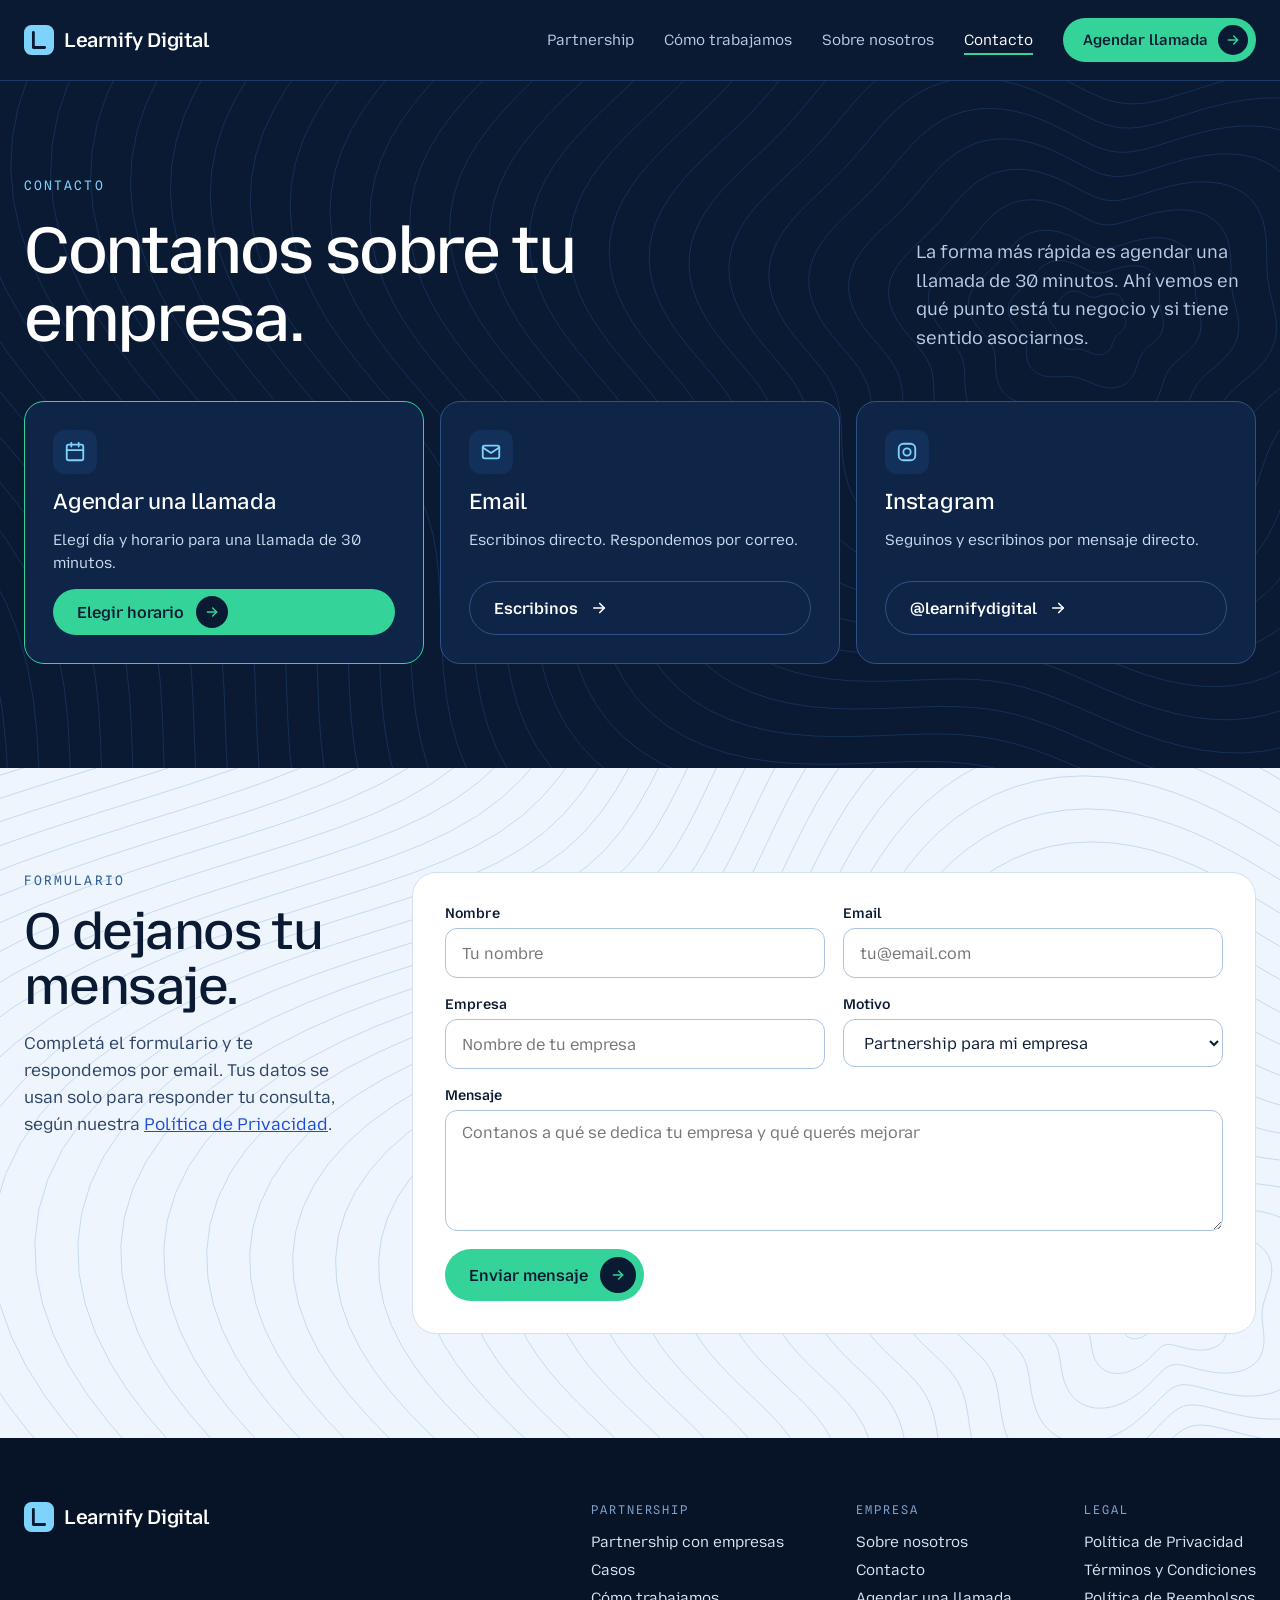
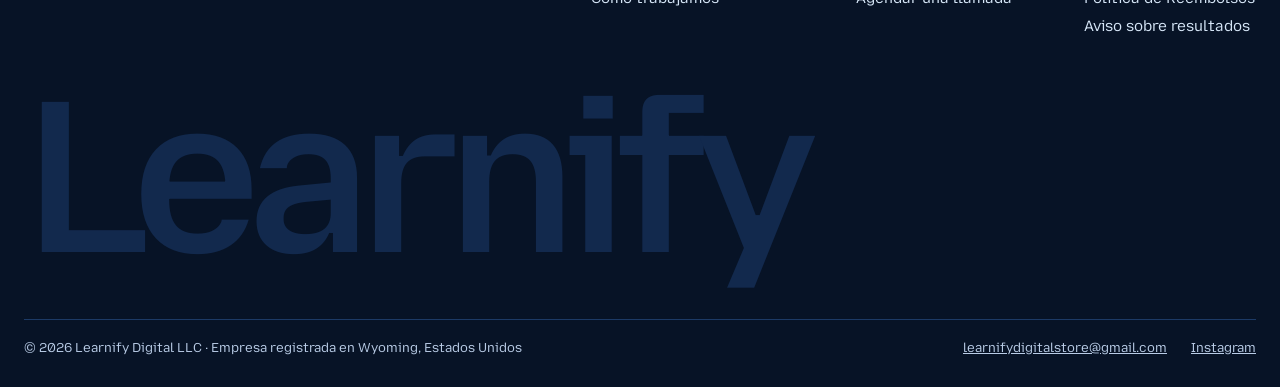
<file: contacto.html>
<!doctype html>
<html lang="es">
<head>
<meta charset="utf-8">
<meta name="viewport" content="width=device-width, initial-scale=1">
<title>Contacto | Learnify Digital</title>
<meta name="description" content="Agendá una llamada de 30 minutos o escribinos para contarnos sobre tu empresa.">
<link rel="canonical" href="https://learnifydigital.com/contacto.html">
<link rel="icon" href="/favicon.svg" type="image/svg+xml">
<meta property="og:type" content="website">
<meta property="og:title" content="Contacto | Learnify Digital">
<meta property="og:description" content="Agendá una llamada de 30 minutos o escribinos para contarnos sobre tu empresa.">
<meta property="og:url" content="https://learnifydigital.com/contacto.html">
<meta property="og:image" content="https://learnifydigital.com/assets/img/hero-trabajando.jpg">
<link rel="preconnect" href="https://fonts.googleapis.com">
<link href="https://fonts.googleapis.com/css2?family=Mozilla+Text:wght@400;500;600&amp;family=Spline+Sans+Mono:wght@400;500&amp;display=swap" rel="stylesheet">
<style>
body{margin:0;background:#EEF5FC}
a{color:#1D4ED8}a:hover{color:#1E3A8A}
.pill{transition:background-color .2s ease,transform .2s ease,border-color .2s ease}
.pill:hover{transform:translateY(-1px)}
.pill .arr{transition:transform .2s ease}
.pill:hover .arr{transform:translateX(4px)}
.pill-grn:hover{background-color:#6EE7B7 !important}
.pill-line:hover{border-color:#7DD3FC !important}
.navlink:hover{color:#FFFFFF !important}
.lnk-dark:hover{color:#1D4ED8 !important}
.card{transition:transform .3s ease,border-color .3s ease}
.card:hover{transform:translateY(-4px)}
.field:focus{outline:2px solid #2563EB;outline-offset:1px}
.menu summary{list-style:none;cursor:pointer}
.menu summary::-webkit-details-marker{display:none}
.menu[open] .chev{transform:rotate(180deg)}
.faq summary{list-style:none;cursor:pointer}
.faq summary::-webkit-details-marker{display:none}
.faq[open] .plus{transform:rotate(45deg)}
.plus,.chev{transition:transform .2s ease}
@keyframes mq{to{transform:translateX(-50%)}}
.mq{animation:mq 36s linear infinite}
@keyframes rv{from{opacity:0;filter:blur(10px);transform:translateY(18px)}to{opacity:1;filter:blur(0);transform:none}}
@supports (animation-timeline: view()){
  @media (prefers-reduced-motion: no-preference){
    .reveal{animation:rv linear both;animation-timeline:view();animation-range:entry 0% cover 28%}
  }
}
@media (prefers-reduced-motion: reduce){.pill,.card{transition:none}.mq{animation:none}}
</style>
<script src="/assets/site.js" defer></script>
</head>
<body>
<div style="font-family: 'Mozilla Text', system-ui, sans-serif; color: #0A1A33; background: #EEF5FC; min-height: 100vh; overflow-x: hidden">
<header style="background: #0A1A33; color: #FFFFFF; border-bottom: 1px solid #1C3A66; position: relative; z-index: 10">
      <div style="max-width: 1240px; margin: 0 auto; padding: 18px 24px; display: flex; flex-wrap: wrap; gap: 16px; align-items: center; justify-content: space-between">
        <a href="/" style="display: flex; align-items: center; gap: 10px; text-decoration: none; color: #FFFFFF"><svg width="30" height="30" viewBox="0 0 32 32" aria-hidden="true"><rect x="0" y="0" width="32" height="32" rx="8" fill="#7DD3FC"></rect><path d="M10 8v16h12" fill="none" stroke="#0A1A33" stroke-width="3" stroke-linecap="round" stroke-linejoin="round"></path></svg><span style="font-weight: 600; font-size: 20px; letter-spacing: -0.02em">Learnify Digital</span></a>
        <nav aria-label="Principal" style="display: flex; flex-wrap: wrap; gap: 8px 30px; align-items: center; font-size: 15px">
          <a class="navlink" href="/partnership.html" style="color: #B9CCE6; text-decoration: none; padding: 6px 0">Partnership</a>
          <a class="navlink" href="/como-trabajamos.html" style="color: #B9CCE6; text-decoration: none; padding: 6px 0">Cómo trabajamos</a>
          <a class="navlink" href="/nosotros.html" style="color: #B9CCE6; text-decoration: none; padding: 6px 0">Sobre nosotros</a>
          <a class="navlink" href="/contacto.html" aria-current="page" style="color: #FFFFFF; text-decoration: none; padding: 6px 0; box-shadow: inset 0 -2px 0 #34D399">Contacto</a>
          <a class="pill pill-grn" href="https://calendly.com/mauriciosamuelmartin-ry4d" target="_blank" rel="noopener" style="display: inline-flex; align-items: center; gap: 10px; min-height: 44px; padding: 0 8px 0 20px; border-radius: 999px; background: #34D399; color: #0A1A33; font-weight: 600; text-decoration: none">Agendar llamada<span class="arr" style="width: 30px; height: 30px; border-radius: 999px; background: #0A1A33; display: inline-flex; align-items: center; justify-content: center"><svg width="16" height="16" viewBox="0 0 24 24" aria-hidden="true" fill="none" stroke="#34D399" stroke-width="2.2" stroke-linecap="round" stroke-linejoin="round"><path d="M5 12h14"></path><path d="M13 6l6 6-6 6"></path></svg></span></a>
        </nav>
      </div>
    </header><section style="background: #0A1A33; color: #FFFFFF; position: relative; overflow: hidden">
    <canvas data-topo="11,0.85,0.35" aria-hidden="true" style="position: absolute; top: 0; left: 0; width: 100%; height: 100%; display: block; color: #16305A; pointer-events: none"></canvas>
    <div style="position: relative; max-width: 1240px; margin: 0 auto; padding: 96px 24px 104px; display: flex; flex-direction: column; gap: 48px">
      <div class="reveal" style="display: flex; flex-wrap: wrap; gap: 24px 72px; align-items: flex-end">
        <div style="flex: 999 1 560px; display: flex; flex-direction: column; gap: 24px">
          <div style="font-family: 'Spline Sans Mono', monospace; font-size: 13px; letter-spacing: 0.16em; text-transform: uppercase; color: #7DD3FC">Contacto</div>
          <h1 style="margin: 0; font-weight: 500; font-size: clamp(40px, 5.4vw, 66px); line-height: 1.03; letter-spacing: -0.035em">Contanos sobre tu empresa.</h1>
        </div>
        <p style="flex: 1 1 340px; margin: 0; font-size: 18px; line-height: 1.6; color: #B9CCE6">La forma más rápida es agendar una llamada de 30 minutos. Ahí vemos en qué punto está tu negocio y si tiene sentido asociarnos.</p>
      </div>
      <div style="display: flex; flex-wrap: wrap; gap: 16px">
        <div id="agenda" class="card reveal" style="flex: 1 1 260px; min-width: 0; background: #0F2547; border: 1px solid #34D399; border-radius: 20px; padding: 28px; display: flex; flex-direction: column; gap: 14px">
          <div style="width: 44px; height: 44px; border-radius: 12px; background: #13305A; display: flex; align-items: center; justify-content: center"><svg width="22" height="22" viewBox="0 0 24 24" aria-hidden="true" fill="none" stroke="#7DD3FC" stroke-width="2" stroke-linecap="round" stroke-linejoin="round"><rect x="3" y="4" width="18" height="17" rx="2"></rect><path d="M16 2v4"></path><path d="M8 2v4"></path><path d="M3 10h18"></path></svg></div>
          <div style="font-size: 22px; font-weight: 500; letter-spacing: -0.01em">Agendar una llamada</div>
          <div style="font-size: 15px; line-height: 1.55; color: #C9DBEF; flex: 1 1 auto">Elegí día y horario para una llamada de 30 minutos.</div>
          <a class="pill pill-grn" href="https://calendly.com/mauriciosamuelmartin-ry4d" target="_blank" rel="noopener" style="display: inline-flex; align-items: center; gap: 12px; min-height: 46px; padding: 0 8px 0 24px; border-radius: 999px; background: #34D399; color: #0A1A33; font-weight: 600; text-decoration: none">Elegir horario<span class="arr" style="width: 32px; height: 32px; border-radius: 999px; background: #0A1A33; display: inline-flex; align-items: center; justify-content: center"><svg width="16" height="16" viewBox="0 0 24 24" aria-hidden="true" fill="none" stroke="#34D399" stroke-width="2.2" stroke-linecap="round" stroke-linejoin="round"><path d="M5 12h14"></path><path d="M13 6l6 6-6 6"></path></svg></span></a>
        </div>
        <div class="card reveal" style="flex: 1 1 260px; min-width: 0; background: #0F2547; border: 1px solid #2E5287; border-radius: 20px; padding: 28px; display: flex; flex-direction: column; gap: 14px">
          <div style="width: 44px; height: 44px; border-radius: 12px; background: #13305A; display: flex; align-items: center; justify-content: center"><svg width="22" height="22" viewBox="0 0 24 24" aria-hidden="true" fill="none" stroke="#7DD3FC" stroke-width="2" stroke-linecap="round" stroke-linejoin="round"><rect x="3" y="5" width="18" height="14" rx="2"></rect><path d="M3 7l9 6 9-6"></path></svg></div>
          <div style="font-size: 22px; font-weight: 500; letter-spacing: -0.01em">Email</div>
          <div style="font-size: 15px; line-height: 1.55; color: #C9DBEF; flex: 1 1 auto">Escribinos directo. Respondemos por correo.</div>
          <a class="pill pill-line" href="mailto:learnifydigitalstore@gmail.com" style="display: inline-flex; align-items: center; gap: 12px; min-height: 52px; padding: 0 24px; border-radius: 999px; border: 1px solid #2E5287; color: #FFFFFF; font-weight: 600; text-decoration: none">Escribinos<span class="arr" style="display: inline-flex"><svg width="18" height="18" viewBox="0 0 24 24" aria-hidden="true" fill="none" stroke="#FFFFFF" stroke-width="2.2" stroke-linecap="round" stroke-linejoin="round"><path d="M5 12h14"></path><path d="M13 6l6 6-6 6"></path></svg></span></a>
        </div>
        <div class="card reveal" style="flex: 1 1 260px; min-width: 0; background: #0F2547; border: 1px solid #2E5287; border-radius: 20px; padding: 28px; display: flex; flex-direction: column; gap: 14px">
          <div style="width: 44px; height: 44px; border-radius: 12px; background: #13305A; display: flex; align-items: center; justify-content: center"><svg width="22" height="22" viewBox="0 0 24 24" aria-hidden="true" fill="none" stroke="#7DD3FC" stroke-width="2" stroke-linecap="round" stroke-linejoin="round"><rect x="3" y="3" width="18" height="18" rx="5"></rect><circle cx="12" cy="12" r="4"></circle></svg></div>
          <div style="font-size: 22px; font-weight: 500; letter-spacing: -0.01em">Instagram</div>
          <div style="font-size: 15px; line-height: 1.55; color: #C9DBEF; flex: 1 1 auto">Seguinos y escribinos por mensaje directo.</div>
          <a class="pill pill-line" href="https://www.instagram.com/learnifydigital/" target="_blank" rel="noopener" style="display: inline-flex; align-items: center; gap: 12px; min-height: 52px; padding: 0 24px; border-radius: 999px; border: 1px solid #2E5287; color: #FFFFFF; font-weight: 600; text-decoration: none">@learnifydigital<span class="arr" style="display: inline-flex"><svg width="18" height="18" viewBox="0 0 24 24" aria-hidden="true" fill="none" stroke="#FFFFFF" stroke-width="2.2" stroke-linecap="round" stroke-linejoin="round"><path d="M5 12h14"></path><path d="M13 6l6 6-6 6"></path></svg></span></a>
        </div>
      </div>
    </div>
  </section><section style="position: relative; overflow: hidden; background: #EEF5FC">
    <canvas data-topo="47,0.9,0.8" aria-hidden="true" style="position: absolute; top: 0; left: 0; width: 100%; height: 100%; display: block; color: #C6DAEF; pointer-events: none"></canvas>
    <div style="position: relative; max-width: 1240px; margin: 0 auto; padding: 104px 24px; display: flex; flex-direction: column; gap: 44px">
      <div style="display: flex; flex-wrap: wrap; gap: 48px">
        <div class="reveal" style="flex: 1 1 340px; display: flex; flex-direction: column; gap: 16px">
          <div style="font-family: 'Spline Sans Mono', monospace; font-size: 13px; letter-spacing: 0.16em; text-transform: uppercase; color: #2F5F96">Formulario</div>
          <h2 style="margin: 0; font-weight: 500; font-size: clamp(34px, 4.2vw, 52px); line-height: 1.05; letter-spacing: -0.03em">O dejanos tu mensaje.</h2>
          <p style="margin: 0; font-size: 17px; line-height: 1.6; color: #2E4566">Completá el formulario y te respondemos por email. Tus datos se usan solo para responder tu consulta, según nuestra <a href="/politicas.html?tab=priv">Política de Privacidad</a>.</p>
        </div>
        <form name="contacto" method="POST" action="/gracias.html" data-netlify="true" netlify-honeypot="bot-field" class="reveal" style="flex: 999 1 460px; min-width: 0; background: #FFFFFF; border: 1px solid #D0E2F4; border-radius: 24px; padding: 32px; display: flex; flex-direction: column; gap: 18px">
          <input type="hidden" name="form-name" value="contacto">
          <p hidden><label>No completar: <input name="bot-field"></label></p>
          <div style="display: flex; flex-wrap: wrap; gap: 18px"><div style="flex: 1 1 200px; display: flex; flex-direction: column; gap: 6px"><label for="c-nombre" style="font-size: 14px; font-weight: 600; color: #0A1A33">Nombre</label><input class="field" id="c-nombre" name="nombre" required autocomplete="name" type="text" placeholder="Tu nombre" style="min-height: 48px; padding: 0 16px; border-radius: 12px; border: 1px solid #A9C3E0; font-size: 16px; font-family: inherit; color: #0A1A33; background: #FFFFFF"></div><div style="flex: 1 1 200px; display: flex; flex-direction: column; gap: 6px"><label for="c-email" style="font-size: 14px; font-weight: 600; color: #0A1A33">Email</label><input class="field" id="c-email" name="email" required autocomplete="email" type="email" placeholder="tu@email.com" style="min-height: 48px; padding: 0 16px; border-radius: 12px; border: 1px solid #A9C3E0; font-size: 16px; font-family: inherit; color: #0A1A33; background: #FFFFFF"></div></div>
          <div style="display: flex; flex-wrap: wrap; gap: 18px"><div style="flex: 1 1 200px; display: flex; flex-direction: column; gap: 6px"><label for="c-empresa" style="font-size: 14px; font-weight: 600; color: #0A1A33">Empresa</label><input class="field" id="c-empresa" name="empresa" autocomplete="organization" type="text" placeholder="Nombre de tu empresa" style="min-height: 48px; padding: 0 16px; border-radius: 12px; border: 1px solid #A9C3E0; font-size: 16px; font-family: inherit; color: #0A1A33; background: #FFFFFF"></div><div style="flex: 1 1 200px; display: flex; flex-direction: column; gap: 6px"><label for="c-motivo" style="font-size: 14px; font-weight: 600; color: #0A1A33">Motivo</label><select class="field" id="c-motivo" name="motivo" style="min-height: 48px; padding: 0 16px; border-radius: 12px; border: 1px solid #A9C3E0; font-size: 16px; font-family: inherit; color: #0A1A33; background: #FFFFFF"><option>Partnership para mi empresa</option><option>Otra consulta</option></select></div></div>
          <div style="display: flex; flex-direction: column; gap: 6px"><label for="c-mensaje" style="font-size: 14px; font-weight: 600; color: #0A1A33">Mensaje</label><textarea class="field" id="c-mensaje" name="mensaje" required rows="5" placeholder="Contanos a qué se dedica tu empresa y qué querés mejorar" style="padding: 12px 16px; border-radius: 12px; border: 1px solid #A9C3E0; font-size: 16px; font-family: inherit; color: #0A1A33; background: #FFFFFF; resize: vertical"></textarea></div>
          <button class="pill pill-grn" type="submit" style="align-self: flex-start; display: inline-flex; align-items: center; gap: 12px; min-height: 52px; padding: 0 8px 0 24px; border: 0; border-radius: 999px; background: #34D399; color: #0A1A33; font-size: 16px; font-weight: 600; font-family: inherit; cursor: pointer">Enviar mensaje<span class="arr" style="width: 36px; height: 36px; border-radius: 999px; background: #0A1A33; display: inline-flex; align-items: center; justify-content: center"><svg width="16" height="16" viewBox="0 0 24 24" aria-hidden="true" fill="none" stroke="#34D399" stroke-width="2.2" stroke-linecap="round" stroke-linejoin="round"><path d="M5 12h14"></path><path d="M13 6l6 6-6 6"></path></svg></span></button>
        </form>
      </div>
    </div>
  </section><footer style="background: #071326; color: #B9CCE6; overflow: hidden">
    <div style="max-width: 1240px; margin: 0 auto; padding: 64px 24px 32px; display: flex; flex-direction: column; gap: 48px">
      <div style="display: flex; flex-wrap: wrap; gap: 40px; justify-content: space-between">
        <a href="/" style="display: flex; align-items: center; gap: 10px; text-decoration: none; color: #FFFFFF; align-self: flex-start"><svg width="30" height="30" viewBox="0 0 32 32" aria-hidden="true"><rect x="0" y="0" width="32" height="32" rx="8" fill="#7DD3FC"></rect><path d="M10 8v16h12" fill="none" stroke="#0A1A33" stroke-width="3" stroke-linecap="round" stroke-linejoin="round"></path></svg><span style="font-weight: 600; font-size: 20px; letter-spacing: -0.02em">Learnify Digital</span></a>
        <div style="display: flex; flex-wrap: wrap; gap: 32px 72px">
          <nav aria-label="Partnership" style="display: flex; flex-direction: column; gap: 10px; font-size: 15px"><div style="font-family: 'Spline Sans Mono', monospace; font-size: 12px; letter-spacing: 0.16em; text-transform: uppercase; color: #7FA0C8; margin-bottom: 6px">Partnership</div><a class="navlink" href="/partnership.html" style="color: #D6E6F7; text-decoration: none">Partnership con empresas</a><a class="navlink" href="/partnership.html#casos" style="color: #D6E6F7; text-decoration: none">Casos</a><a class="navlink" href="/como-trabajamos.html" style="color: #D6E6F7; text-decoration: none">Cómo trabajamos</a></nav>
          <nav aria-label="Empresa" style="display: flex; flex-direction: column; gap: 10px; font-size: 15px"><div style="font-family: 'Spline Sans Mono', monospace; font-size: 12px; letter-spacing: 0.16em; text-transform: uppercase; color: #7FA0C8; margin-bottom: 6px">Empresa</div><a class="navlink" href="/nosotros.html" style="color: #D6E6F7; text-decoration: none">Sobre nosotros</a><a class="navlink" href="/contacto.html" style="color: #D6E6F7; text-decoration: none">Contacto</a><a class="navlink" href="https://calendly.com/mauriciosamuelmartin-ry4d" target="_blank" rel="noopener" style="color: #D6E6F7; text-decoration: none">Agendar una llamada</a></nav>
          <nav aria-label="Legal" style="display: flex; flex-direction: column; gap: 10px; font-size: 15px"><div style="font-family: 'Spline Sans Mono', monospace; font-size: 12px; letter-spacing: 0.16em; text-transform: uppercase; color: #7FA0C8; margin-bottom: 6px">Legal</div><a class="navlink" href="/politicas.html?tab=priv" style="color: #D6E6F7; text-decoration: none">Política de Privacidad</a><a class="navlink" href="/politicas.html?tab=term" style="color: #D6E6F7; text-decoration: none">Términos y Condiciones</a><a class="navlink" href="/politicas.html?tab=reem" style="color: #D6E6F7; text-decoration: none">Política de Reembolsos</a><a class="navlink" href="/politicas.html?tab=resu" style="color: #D6E6F7; text-decoration: none">Aviso sobre resultados</a></nav>
        </div>
      </div>
      <div aria-hidden="true" style="font-weight: 600; font-size: clamp(80px, 17vw, 236px); line-height: 0.86; letter-spacing: -0.06em; color: #12294D; white-space: nowrap">Learnify</div>
      <div style="display: flex; flex-wrap: wrap; gap: 12px 32px; justify-content: space-between; padding-top: 20px; border-top: 1px solid #1C3A66; font-size: 13px">
        <div>© 2026 Learnify Digital LLC · Empresa registrada en Wyoming, Estados Unidos</div>
        <div style="display: flex; gap: 24px"><a class="navlink" href="mailto:learnifydigitalstore@gmail.com" style="color: #B9CCE6">learnifydigitalstore@gmail.com</a><a class="navlink" href="https://www.instagram.com/learnifydigital/" style="color: #B9CCE6">Instagram</a></div>
      </div>
    </div>
  </footer>
</div>
</body>
</html>
</file>
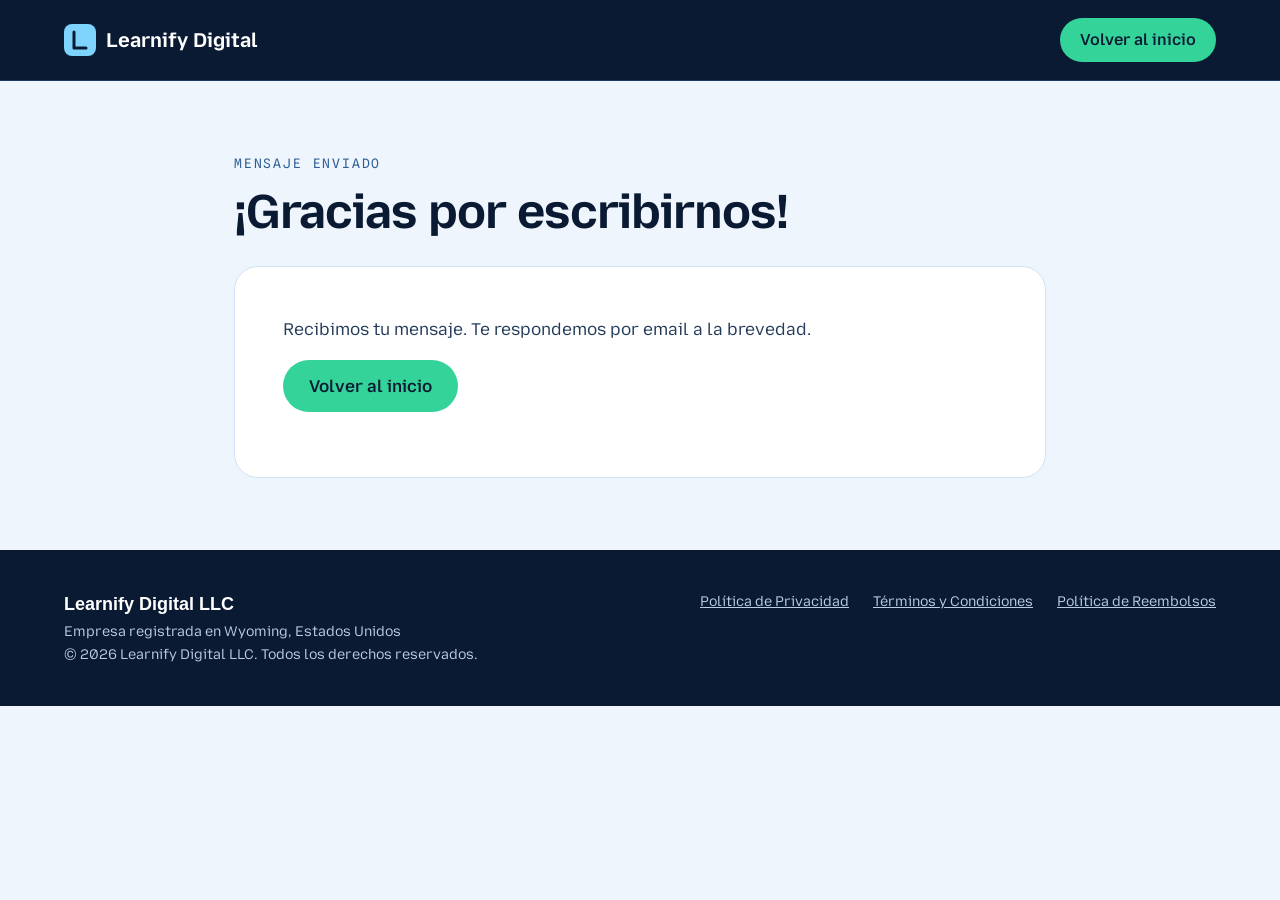
<file: gracias.html>
<!doctype html>
<html lang="es">
<head>
<meta charset="utf-8">
<meta name="viewport" content="width=device-width, initial-scale=1">
<meta name="robots" content="noindex">
<title>¡Gracias por escribirnos! | Learnify Digital LLC</title>
<link rel="icon" href="/favicon.svg" type="image/svg+xml">
<link rel="preconnect" href="https://fonts.googleapis.com">
<link href="https://fonts.googleapis.com/css2?family=Mozilla+Text:wght@400;500;600&family=Spline+Sans+Mono:wght@400;500&display=swap" rel="stylesheet">
<link rel="stylesheet" href="/assets/legal.css">
</head>
<body>
<header class="top"><div class="wrap">
  <a class="brand" href="/"><svg width="32" height="32" viewBox="0 0 32 32" aria-hidden="true"><rect width="32" height="32" rx="8" fill="#7DD3FC"/><path d="M10 8v16h12" fill="none" stroke="#0A1A33" stroke-width="3" stroke-linecap="round" stroke-linejoin="round"/></svg>Learnify Digital</a>
  <a class="back" href="/">Volver al inicio</a>
</div></header>
<main class="wrap">
  <div class="eyebrow">Mensaje enviado</div>
  <h1>¡Gracias por escribirnos!</h1>
  <div class="card">
    <p>Recibimos tu mensaje. Te respondemos por email a la brevedad.</p>
    <p><a class="btn" href="/">Volver al inicio</a></p>
  </div>
</main>
<footer><div class="wrap">
  <div>
    <div style="font-family:'Space Grotesk',sans-serif;font-weight:700;font-size:18px;color:#fff">Learnify Digital LLC</div>
    <div>Empresa registrada en Wyoming, Estados Unidos</div>
    <div>© 2026 Learnify Digital LLC. Todos los derechos reservados.</div>
  </div>
  <nav>
    <a href="/politicas.html?tab=priv">Política de Privacidad</a>
    <a href="/politicas.html?tab=term">Términos y Condiciones</a>
    <a href="/politicas.html?tab=reem">Política de Reembolsos</a>
  </nav>
</div></footer>
</body>
</html>
</file>
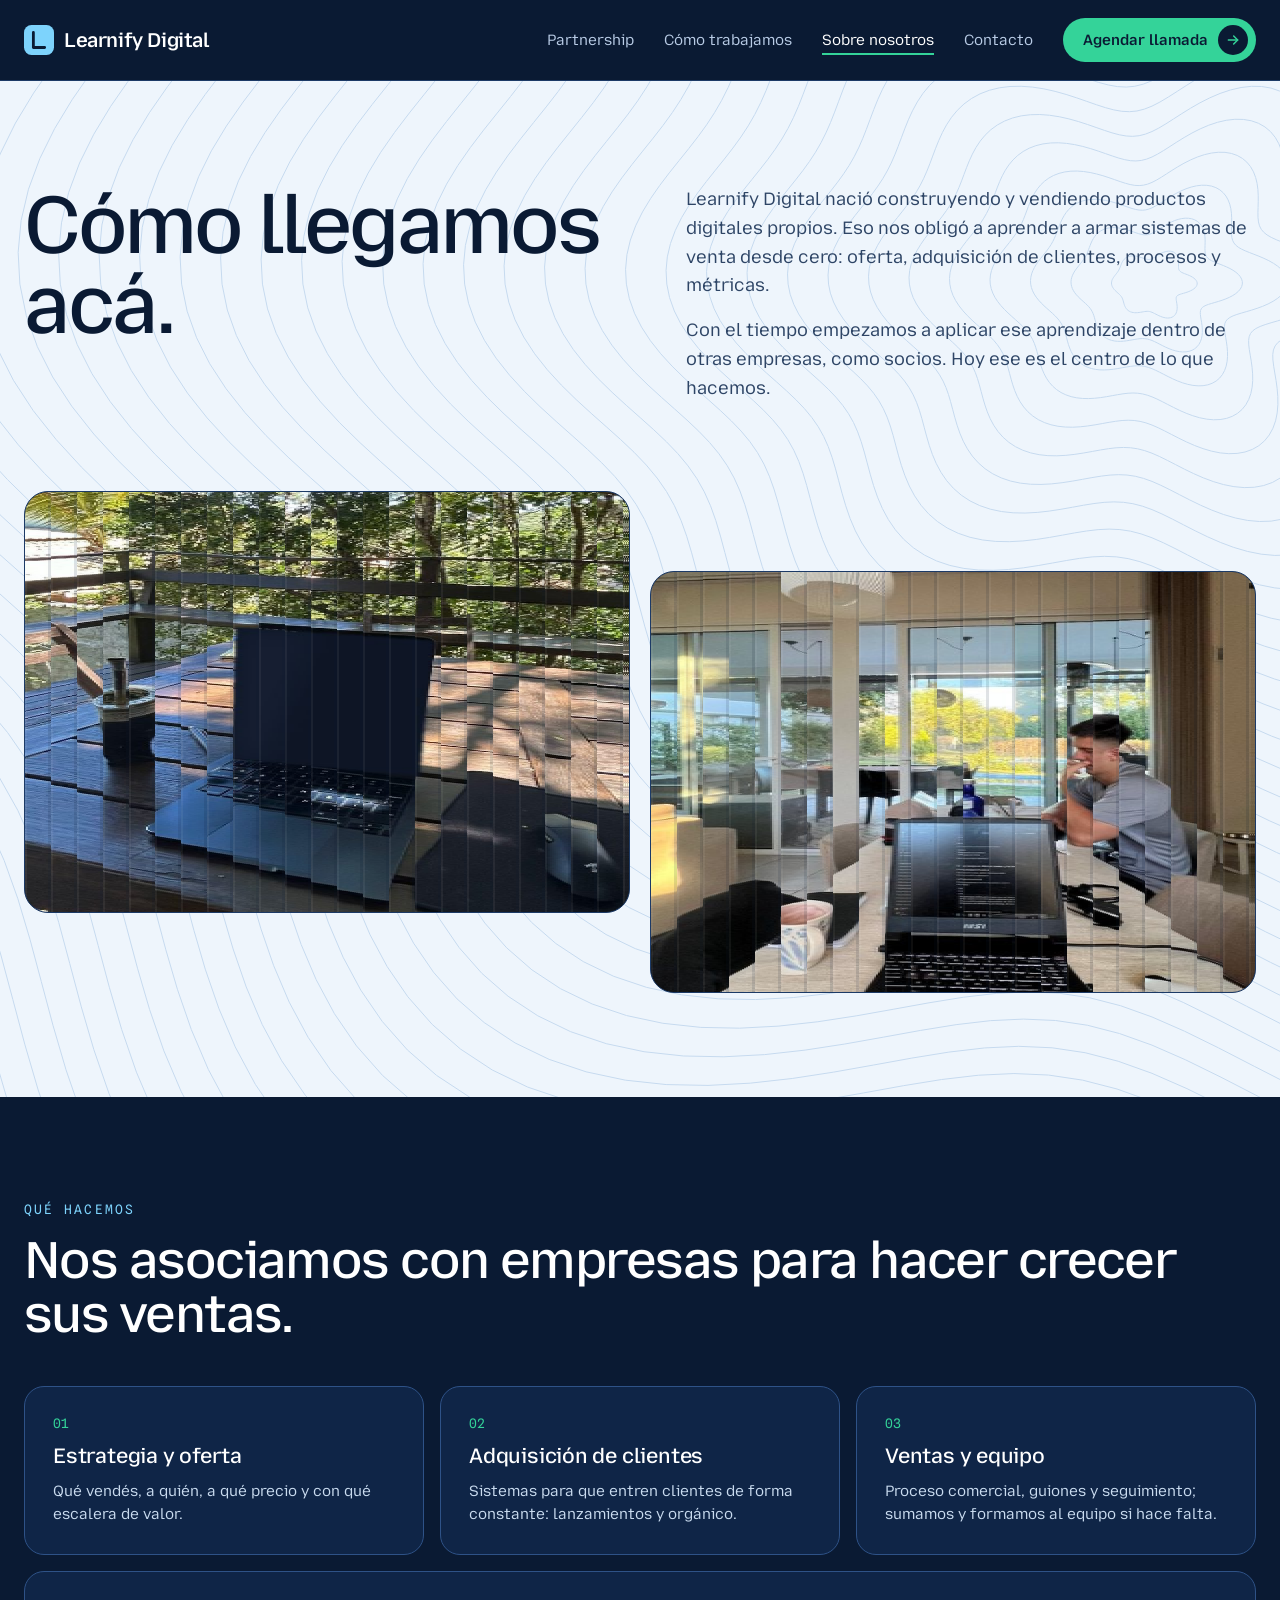
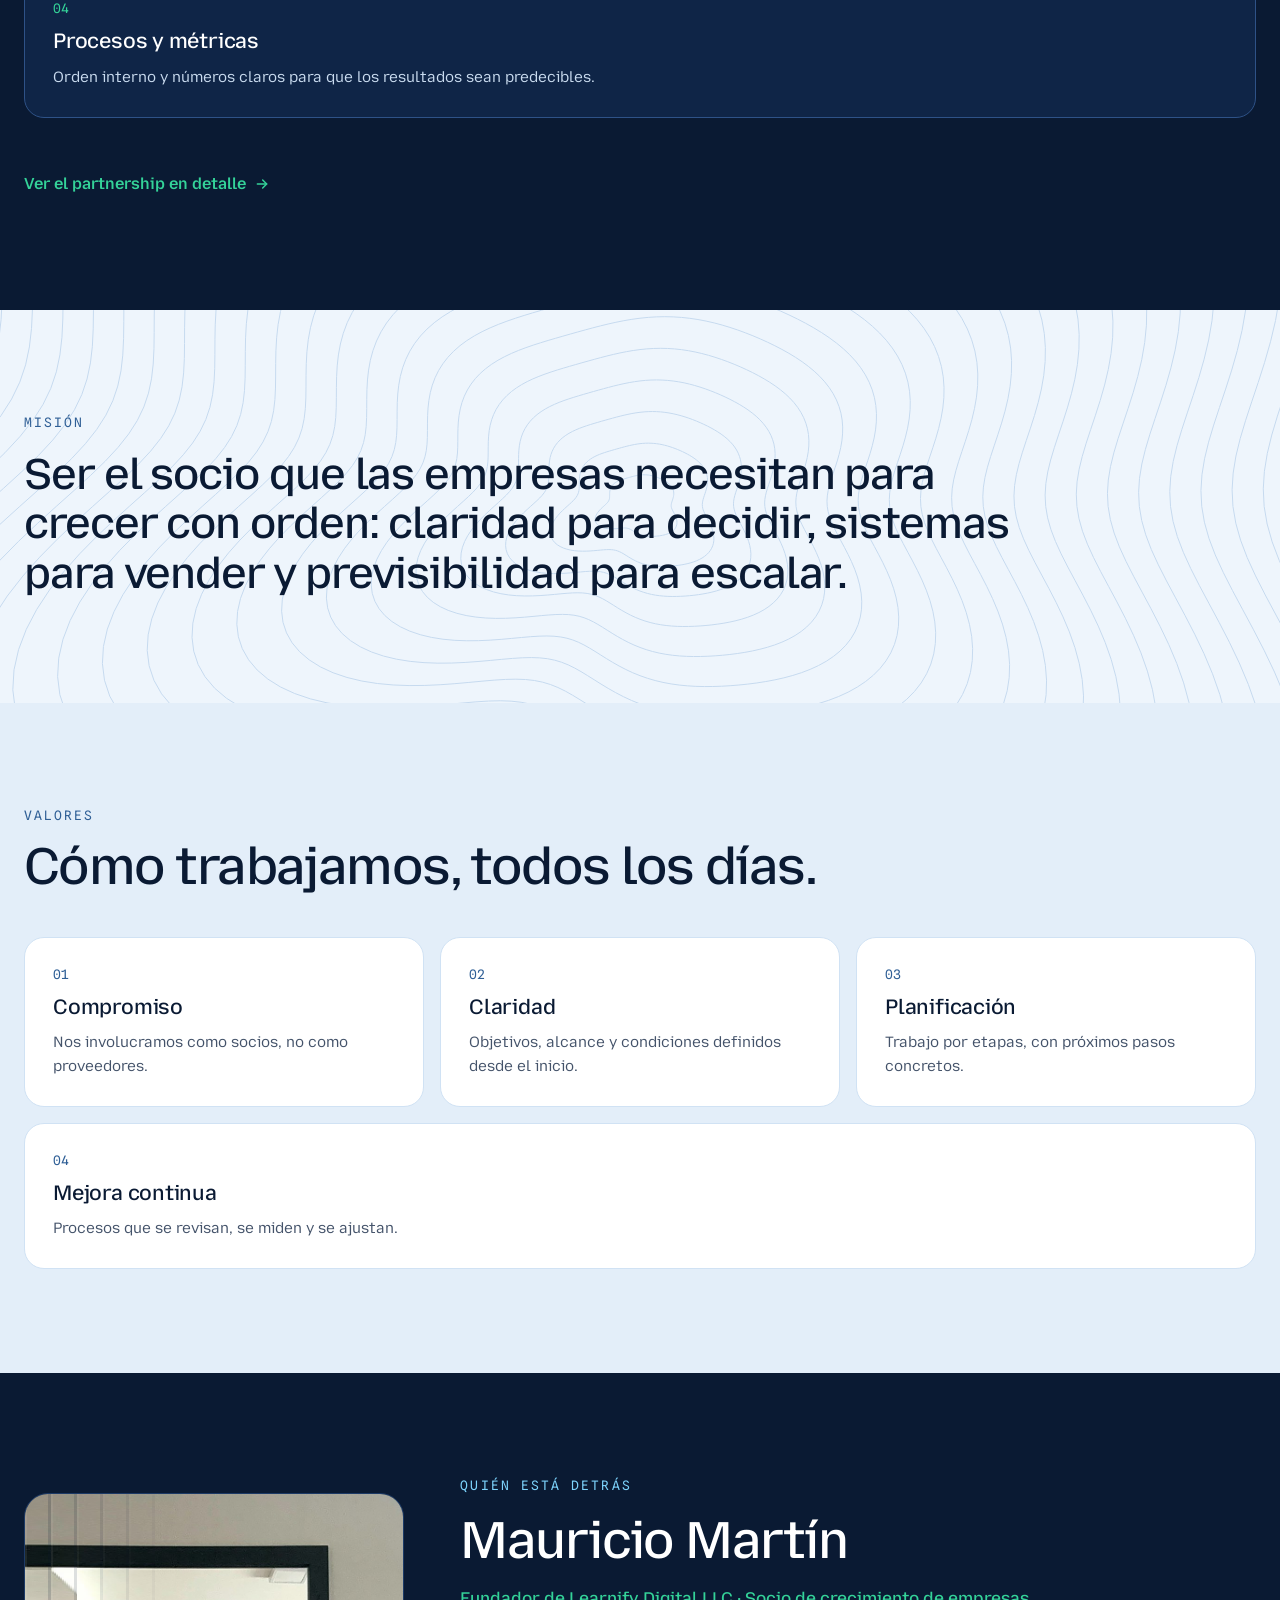
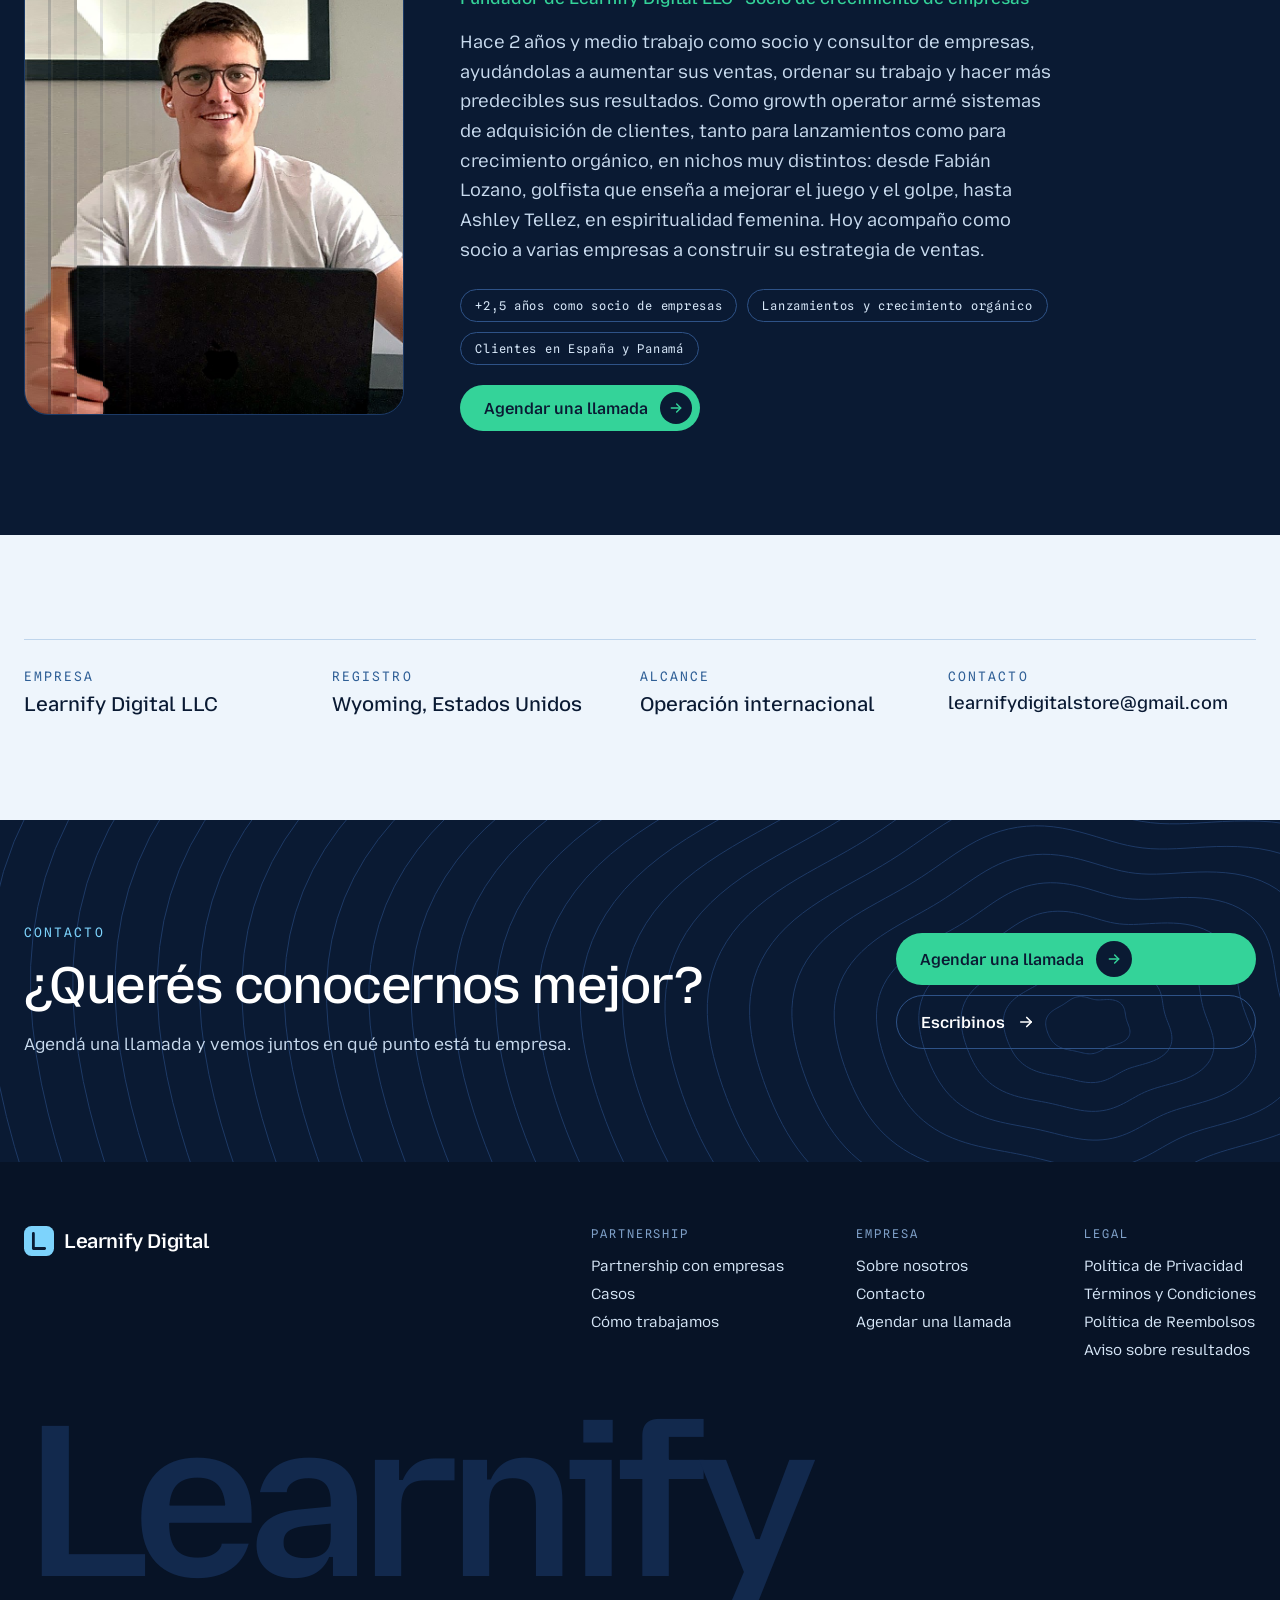
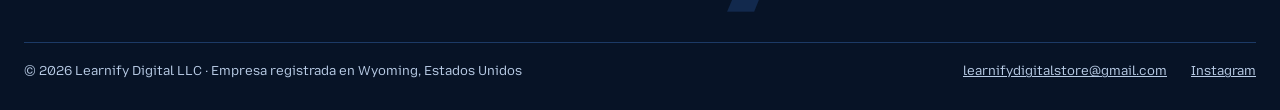
<file: nosotros.html>
<!doctype html>
<html lang="es">
<head>
<meta charset="utf-8">
<meta name="viewport" content="width=device-width, initial-scale=1">
<title>Sobre nosotros | Learnify Digital</title>
<meta name="description" content="Quiénes somos, qué hacemos y quién está detrás de Learnify Digital LLC.">
<link rel="canonical" href="https://learnifydigital.com/nosotros.html">
<link rel="icon" href="/favicon.svg" type="image/svg+xml">
<meta property="og:type" content="website">
<meta property="og:title" content="Sobre nosotros | Learnify Digital">
<meta property="og:description" content="Quiénes somos, qué hacemos y quién está detrás de Learnify Digital LLC.">
<meta property="og:url" content="https://learnifydigital.com/nosotros.html">
<meta property="og:image" content="https://learnifydigital.com/assets/img/hero-trabajando.jpg">
<link rel="preconnect" href="https://fonts.googleapis.com">
<link href="https://fonts.googleapis.com/css2?family=Mozilla+Text:wght@400;500;600&amp;family=Spline+Sans+Mono:wght@400;500&amp;display=swap" rel="stylesheet">
<style>
body{margin:0;background:#EEF5FC}
a{color:#1D4ED8}a:hover{color:#1E3A8A}
.pill{transition:background-color .2s ease,transform .2s ease,border-color .2s ease}
.pill:hover{transform:translateY(-1px)}
.pill .arr{transition:transform .2s ease}
.pill:hover .arr{transform:translateX(4px)}
.pill-grn:hover{background-color:#6EE7B7 !important}
.pill-line:hover{border-color:#7DD3FC !important}
.navlink:hover{color:#FFFFFF !important}
.lnk-dark:hover{color:#1D4ED8 !important}
.card{transition:transform .3s ease,border-color .3s ease}
.card:hover{transform:translateY(-4px)}
.field:focus{outline:2px solid #2563EB;outline-offset:1px}
.menu summary{list-style:none;cursor:pointer}
.menu summary::-webkit-details-marker{display:none}
.menu[open] .chev{transform:rotate(180deg)}
.faq summary{list-style:none;cursor:pointer}
.faq summary::-webkit-details-marker{display:none}
.faq[open] .plus{transform:rotate(45deg)}
.plus,.chev{transition:transform .2s ease}
@keyframes mq{to{transform:translateX(-50%)}}
.mq{animation:mq 36s linear infinite}
@keyframes rv{from{opacity:0;filter:blur(10px);transform:translateY(18px)}to{opacity:1;filter:blur(0);transform:none}}
@supports (animation-timeline: view()){
  @media (prefers-reduced-motion: no-preference){
    .reveal{animation:rv linear both;animation-timeline:view();animation-range:entry 0% cover 28%}
  }
}
@media (prefers-reduced-motion: reduce){.pill,.card{transition:none}.mq{animation:none}}
</style>
<script src="/assets/site.js" defer></script>
</head>
<body>
<div style="font-family: 'Mozilla Text', system-ui, sans-serif; color: #0A1A33; background: #EEF5FC; min-height: 100vh; overflow-x: hidden">
<header style="background: #0A1A33; color: #FFFFFF; border-bottom: 1px solid #1C3A66; position: relative; z-index: 10">
      <div style="max-width: 1240px; margin: 0 auto; padding: 18px 24px; display: flex; flex-wrap: wrap; gap: 16px; align-items: center; justify-content: space-between">
        <a href="/" style="display: flex; align-items: center; gap: 10px; text-decoration: none; color: #FFFFFF"><svg width="30" height="30" viewBox="0 0 32 32" aria-hidden="true"><rect x="0" y="0" width="32" height="32" rx="8" fill="#7DD3FC"></rect><path d="M10 8v16h12" fill="none" stroke="#0A1A33" stroke-width="3" stroke-linecap="round" stroke-linejoin="round"></path></svg><span style="font-weight: 600; font-size: 20px; letter-spacing: -0.02em">Learnify Digital</span></a>
        <nav aria-label="Principal" style="display: flex; flex-wrap: wrap; gap: 8px 30px; align-items: center; font-size: 15px">
          <a class="navlink" href="/partnership.html" style="color: #B9CCE6; text-decoration: none; padding: 6px 0">Partnership</a>
          <a class="navlink" href="/como-trabajamos.html" style="color: #B9CCE6; text-decoration: none; padding: 6px 0">Cómo trabajamos</a>
          <a class="navlink" href="/nosotros.html" aria-current="page" style="color: #FFFFFF; text-decoration: none; padding: 6px 0; box-shadow: inset 0 -2px 0 #34D399">Sobre nosotros</a>
          <a class="navlink" href="/contacto.html" style="color: #B9CCE6; text-decoration: none; padding: 6px 0">Contacto</a>
          <a class="pill pill-grn" href="https://calendly.com/mauriciosamuelmartin-ry4d" target="_blank" rel="noopener" style="display: inline-flex; align-items: center; gap: 10px; min-height: 44px; padding: 0 8px 0 20px; border-radius: 999px; background: #34D399; color: #0A1A33; font-weight: 600; text-decoration: none">Agendar llamada<span class="arr" style="width: 30px; height: 30px; border-radius: 999px; background: #0A1A33; display: inline-flex; align-items: center; justify-content: center"><svg width="16" height="16" viewBox="0 0 24 24" aria-hidden="true" fill="none" stroke="#34D399" stroke-width="2.2" stroke-linecap="round" stroke-linejoin="round"><path d="M5 12h14"></path><path d="M13 6l6 6-6 6"></path></svg></span></a>
        </nav>
      </div>
    </header><section style="position: relative; overflow: hidden; background: #EEF5FC">
    <canvas data-topo="23,0.9,0.2" aria-hidden="true" style="position: absolute; top: 0; left: 0; width: 100%; height: 100%; display: block; color: #C6DAEF; pointer-events: none"></canvas>
    <div style="position: relative; max-width: 1240px; margin: 0 auto; padding: 104px 24px 88px; display: flex; flex-wrap: wrap; gap: 32px 72px; align-items: flex-start">
      <h1 class="reveal" style="flex: 1 1 440px; margin: 0; font-weight: 500; font-size: clamp(48px, 6.4vw, 84px); line-height: 0.98; letter-spacing: -0.04em">Cómo llegamos acá.</h1>
      <div class="reveal" style="flex: 1 1 420px; display: flex; flex-direction: column; gap: 16px; font-size: 18px; line-height: 1.6; color: #2E4566">
        <p style="margin: 0">Learnify Digital nació construyendo y vendiendo productos digitales propios. Eso nos obligó a aprender a armar sistemas de venta desde cero: oferta, adquisición de clientes, procesos y métricas.</p>
        <p style="margin: 0">Con el tiempo empezamos a aplicar ese aprendizaje dentro de otras empresas, como socios. Hoy ese es el centro de lo que hacemos.</p>
      </div>
    </div>
    <div style="position: relative; max-width: 1240px; margin: 0 auto; padding: 0 24px 104px; display: flex; flex-wrap: wrap; gap: 20px">
      <div class="reveal" style="flex: 1 1 420px"><div role="img" aria-label="Espacio de trabajo con laptop y mate en una terraza" style="position: relative; height: 420px; border-radius: 24px; overflow: hidden; background: #0F2547; border: 1px solid #1C3A66">
          <canvas data-glass="/assets/img/trabajo-remoto.jpg|even|0.5|0.6" aria-hidden="true" style="position: absolute; top: 0; left: 0; width: 100%; height: 100%; display: block"></canvas>
        </div></div>
      <div class="reveal" style="flex: 1 1 420px; padding-top: 80px"><div role="img" aria-label="Mauricio trabajando en una mesa junto a un ventanal" style="position: relative; height: 420px; border-radius: 24px; overflow: hidden; background: #0F2547; border: 1px solid #1C3A66">
          <canvas data-glass="/assets/img/hero-trabajando.jpg|even|0.7|0.6" aria-hidden="true" style="position: absolute; top: 0; left: 0; width: 100%; height: 100%; display: block"></canvas>
        </div></div>
    </div>
  </section><section style="position: relative; overflow: hidden; background: #0A1A33; color: #FFFFFF">
    
    <div style="position: relative; max-width: 1240px; margin: 0 auto; padding: 104px 24px; display: flex; flex-direction: column; gap: 44px">
      <div class="reveal" style="display: flex; flex-wrap: wrap; gap: 20px 64px; align-items: flex-end; justify-content: space-between">
        <div style="flex: 1 1 440px; display: flex; flex-direction: column; gap: 16px"><div style="font-family: 'Spline Sans Mono', monospace; font-size: 13px; letter-spacing: 0.16em; text-transform: uppercase; color: #7DD3FC">Qué hacemos</div><h2 style="margin: 0; font-weight: 500; font-size: clamp(34px, 4.2vw, 52px); line-height: 1.05; letter-spacing: -0.03em">Nos asociamos con empresas para hacer crecer sus ventas.</h2></div>
        
      </div><div style="display: flex; flex-wrap: wrap; gap: 16px"><div class="card reveal" style="flex: 1 1 240px; min-width: 0; background: #0F2547; border: 1px solid #2E5287; border-radius: 20px; padding: 28px; display: flex; flex-direction: column; gap: 12px">
          <div style="font-family: 'Spline Sans Mono', monospace; font-size: 13px; color: #34D399">01</div>
          <div style="font-size: 21px; font-weight: 500; letter-spacing: -0.01em; line-height: 1.2">Estrategia y oferta</div>
          <div style="font-size: 15px; line-height: 1.55; color: #C9DBEF">Qué vendés, a quién, a qué precio y con qué escalera de valor.</div>
        </div><div class="card reveal" style="flex: 1 1 240px; min-width: 0; background: #0F2547; border: 1px solid #2E5287; border-radius: 20px; padding: 28px; display: flex; flex-direction: column; gap: 12px">
          <div style="font-family: 'Spline Sans Mono', monospace; font-size: 13px; color: #34D399">02</div>
          <div style="font-size: 21px; font-weight: 500; letter-spacing: -0.01em; line-height: 1.2">Adquisición de clientes</div>
          <div style="font-size: 15px; line-height: 1.55; color: #C9DBEF">Sistemas para que entren clientes de forma constante: lanzamientos y orgánico.</div>
        </div><div class="card reveal" style="flex: 1 1 240px; min-width: 0; background: #0F2547; border: 1px solid #2E5287; border-radius: 20px; padding: 28px; display: flex; flex-direction: column; gap: 12px">
          <div style="font-family: 'Spline Sans Mono', monospace; font-size: 13px; color: #34D399">03</div>
          <div style="font-size: 21px; font-weight: 500; letter-spacing: -0.01em; line-height: 1.2">Ventas y equipo</div>
          <div style="font-size: 15px; line-height: 1.55; color: #C9DBEF">Proceso comercial, guiones y seguimiento; sumamos y formamos al equipo si hace falta.</div>
        </div><div class="card reveal" style="flex: 1 1 240px; min-width: 0; background: #0F2547; border: 1px solid #2E5287; border-radius: 20px; padding: 28px; display: flex; flex-direction: column; gap: 12px">
          <div style="font-family: 'Spline Sans Mono', monospace; font-size: 13px; color: #34D399">04</div>
          <div style="font-size: 21px; font-weight: 500; letter-spacing: -0.01em; line-height: 1.2">Procesos y métricas</div>
          <div style="font-size: 15px; line-height: 1.55; color: #C9DBEF">Orden interno y números claros para que los resultados sean predecibles.</div>
        </div></div><a class="pill" href="/partnership.html" style="align-self: flex-start; display: inline-flex; gap: 8px; align-items: center; min-height: 44px; font-weight: 600; color: #34D399; text-decoration: none">Ver el partnership en detalle <span class="arr" style="display: inline-flex"><svg width="16" height="16" viewBox="0 0 24 24" aria-hidden="true" fill="none" stroke="#34D399" stroke-width="2.2" stroke-linecap="round" stroke-linejoin="round"><path d="M5 12h14"></path><path d="M13 6l6 6-6 6"></path></svg></span></a>
    </div>
  </section><section style="position: relative; overflow: hidden; background: #EEF5FC">
    <canvas data-topo="29,0.5,0.5" aria-hidden="true" style="position: absolute; top: 0; left: 0; width: 100%; height: 100%; display: block; color: #C6DAEF; pointer-events: none"></canvas>
    <div style="position: relative; max-width: 1240px; margin: 0 auto; padding: 104px 24px; display: flex; flex-direction: column; gap: 44px">
      <div class="reveal" style="display: flex; flex-direction: column; gap: 20px; max-width: 1000px">
        <div style="font-family: 'Spline Sans Mono', monospace; font-size: 13px; letter-spacing: 0.16em; text-transform: uppercase; color: #2F5F96">Misión</div>
        <p style="margin: 0; font-weight: 500; font-size: clamp(28px, 3.4vw, 44px); line-height: 1.14; letter-spacing: -0.025em">Ser el socio que las empresas necesitan para crecer con orden: claridad para decidir, sistemas para vender y previsibilidad para escalar.</p>
      </div>
    </div>
  </section><section style="position: relative; overflow: hidden; background: #E3EEF9">
    
    <div style="position: relative; max-width: 1240px; margin: 0 auto; padding: 104px 24px; display: flex; flex-direction: column; gap: 44px">
      <div class="reveal" style="display: flex; flex-wrap: wrap; gap: 20px 64px; align-items: flex-end; justify-content: space-between">
        <div style="flex: 1 1 440px; display: flex; flex-direction: column; gap: 16px"><div style="font-family: 'Spline Sans Mono', monospace; font-size: 13px; letter-spacing: 0.16em; text-transform: uppercase; color: #2F5F96">Valores</div><h2 style="margin: 0; font-weight: 500; font-size: clamp(34px, 4.2vw, 52px); line-height: 1.05; letter-spacing: -0.03em">Cómo trabajamos, todos los días.</h2></div>
        
      </div><div style="display: flex; flex-wrap: wrap; gap: 16px"><div class="card reveal" style="flex: 1 1 240px; min-width: 0; background: #FFFFFF; border: 1px solid #D0E2F4; border-radius: 20px; padding: 28px; display: flex; flex-direction: column; gap: 12px">
          <div style="font-family: 'Spline Sans Mono', monospace; font-size: 13px; color: #2F5F96">01</div>
          <div style="font-size: 21px; font-weight: 500; letter-spacing: -0.01em; line-height: 1.2">Compromiso</div>
          <div style="font-size: 15px; line-height: 1.55; color: #44536A">Nos involucramos como socios, no como proveedores.</div>
        </div><div class="card reveal" style="flex: 1 1 240px; min-width: 0; background: #FFFFFF; border: 1px solid #D0E2F4; border-radius: 20px; padding: 28px; display: flex; flex-direction: column; gap: 12px">
          <div style="font-family: 'Spline Sans Mono', monospace; font-size: 13px; color: #2F5F96">02</div>
          <div style="font-size: 21px; font-weight: 500; letter-spacing: -0.01em; line-height: 1.2">Claridad</div>
          <div style="font-size: 15px; line-height: 1.55; color: #44536A">Objetivos, alcance y condiciones definidos desde el inicio.</div>
        </div><div class="card reveal" style="flex: 1 1 240px; min-width: 0; background: #FFFFFF; border: 1px solid #D0E2F4; border-radius: 20px; padding: 28px; display: flex; flex-direction: column; gap: 12px">
          <div style="font-family: 'Spline Sans Mono', monospace; font-size: 13px; color: #2F5F96">03</div>
          <div style="font-size: 21px; font-weight: 500; letter-spacing: -0.01em; line-height: 1.2">Planificación</div>
          <div style="font-size: 15px; line-height: 1.55; color: #44536A">Trabajo por etapas, con próximos pasos concretos.</div>
        </div><div class="card reveal" style="flex: 1 1 240px; min-width: 0; background: #FFFFFF; border: 1px solid #D0E2F4; border-radius: 20px; padding: 28px; display: flex; flex-direction: column; gap: 12px">
          <div style="font-family: 'Spline Sans Mono', monospace; font-size: 13px; color: #2F5F96">04</div>
          <div style="font-size: 21px; font-weight: 500; letter-spacing: -0.01em; line-height: 1.2">Mejora continua</div>
          <div style="font-size: 15px; line-height: 1.55; color: #44536A">Procesos que se revisan, se miden y se ajustan.</div>
        </div></div>
    </div>
  </section><section id="equipo" style="background: #0A1A33; color: #FFFFFF">
    <div style="max-width: 1240px; margin: 0 auto; padding: 104px 24px; display: flex; flex-wrap: wrap; gap: 56px; align-items: center">
      <div class="reveal" style="flex: 1 1 380px; min-width: 0"><div role="img" aria-label="Mauricio Martín sonriendo frente a su computadora" style="position: relative; height: 520px; border-radius: 24px; overflow: hidden; background: #0F2547; border: 1px solid #1C3A66">
          <canvas data-glass="/assets/img/mauricio-perfil.jpg|edge|0.5|0.4" aria-hidden="true" style="position: absolute; top: 0; left: 0; width: 100%; height: 100%; display: block"></canvas>
        </div></div>
      <div class="reveal" style="flex: 999 1 460px; min-width: 0; display: flex; flex-direction: column; gap: 20px">
        <div style="font-family: 'Spline Sans Mono', monospace; font-size: 13px; letter-spacing: 0.16em; text-transform: uppercase; color: #7DD3FC">Quién está detrás</div>
        <h2 style="margin: 0; font-weight: 500; font-size: clamp(34px, 4.2vw, 52px); line-height: 1.05; letter-spacing: -0.03em">Mauricio Martín</h2>
        <div style="font-size: 17px; color: #34D399; font-weight: 500">Fundador de Learnify Digital LLC · Socio de crecimiento de empresas</div>
        <p style="margin: 0; font-size: 18px; line-height: 1.65; color: #C9DBEF; max-width: 600px">Hace 2 años y medio trabajo como socio y consultor de empresas, ayudándolas a aumentar sus ventas, ordenar su trabajo y hacer más predecibles sus resultados. Como growth operator armé sistemas de adquisición de clientes, tanto para lanzamientos como para crecimiento orgánico, en nichos muy distintos: desde Fabián Lozano, golfista que enseña a mejorar el juego y el golpe, hasta Ashley Tellez, en espiritualidad femenina. Hoy acompaño como socio a varias empresas a construir su estrategia de ventas.</p>
        <div style="display: flex; flex-wrap: wrap; gap: 10px; padding-top: 4px">
          <div style="padding: 8px 14px; border-radius: 999px; border: 1px solid #2E5287; font-family: 'Spline Sans Mono', monospace; font-size: 12px; letter-spacing: 0.06em; color: #D6E6F7">+2,5 años como socio de empresas</div>
          <div style="padding: 8px 14px; border-radius: 999px; border: 1px solid #2E5287; font-family: 'Spline Sans Mono', monospace; font-size: 12px; letter-spacing: 0.06em; color: #D6E6F7">Lanzamientos y crecimiento orgánico</div>
          <div style="padding: 8px 14px; border-radius: 999px; border: 1px solid #2E5287; font-family: 'Spline Sans Mono', monospace; font-size: 12px; letter-spacing: 0.06em; color: #D6E6F7">Clientes en España y Panamá</div>
        </div>
        <div style="display: flex; flex-wrap: wrap; gap: 12px"><a class="pill pill-grn" href="https://calendly.com/mauriciosamuelmartin-ry4d" target="_blank" rel="noopener" style="display: inline-flex; align-items: center; gap: 12px; min-height: 46px; padding: 0 8px 0 24px; border-radius: 999px; background: #34D399; color: #0A1A33; font-weight: 600; text-decoration: none">Agendar una llamada<span class="arr" style="width: 32px; height: 32px; border-radius: 999px; background: #0A1A33; display: inline-flex; align-items: center; justify-content: center"><svg width="16" height="16" viewBox="0 0 24 24" aria-hidden="true" fill="none" stroke="#34D399" stroke-width="2.2" stroke-linecap="round" stroke-linejoin="round"><path d="M5 12h14"></path><path d="M13 6l6 6-6 6"></path></svg></span></a></div>
      </div>
    </div>
  </section><section style="position: relative; overflow: hidden; background: #EEF5FC">
    
    <div style="position: relative; max-width: 1240px; margin: 0 auto; padding: 104px 24px; display: flex; flex-direction: column; gap: 44px">
      <div class="reveal" style="display: flex; flex-wrap: wrap; gap: 0; border-top: 1px solid #BFD5EC">
        <div style="flex: 1 1 260px; padding: 28px 24px 0 0; display: flex; flex-direction: column; gap: 8px"><div style="font-family: 'Spline Sans Mono', monospace; font-size: 13px; letter-spacing: 0.16em; text-transform: uppercase; color: #2F5F96">Empresa</div><div style="font-size: 20px; font-weight: 500">Learnify Digital LLC</div></div>
        <div style="flex: 1 1 260px; padding: 28px 24px 0 0; display: flex; flex-direction: column; gap: 8px"><div style="font-family: 'Spline Sans Mono', monospace; font-size: 13px; letter-spacing: 0.16em; text-transform: uppercase; color: #2F5F96">Registro</div><div style="font-size: 20px; font-weight: 500">Wyoming, Estados Unidos</div></div>
        <div style="flex: 1 1 260px; padding: 28px 24px 0 0; display: flex; flex-direction: column; gap: 8px"><div style="font-family: 'Spline Sans Mono', monospace; font-size: 13px; letter-spacing: 0.16em; text-transform: uppercase; color: #2F5F96">Alcance</div><div style="font-size: 20px; font-weight: 500">Operación internacional</div></div>
        <div style="flex: 1 1 260px; padding: 28px 24px 0 0; display: flex; flex-direction: column; gap: 8px"><div style="font-family: 'Spline Sans Mono', monospace; font-size: 13px; letter-spacing: 0.16em; text-transform: uppercase; color: #2F5F96">Contacto</div><a class="lnk-dark" href="mailto:learnifydigitalstore@gmail.com" style="font-size: 18px; font-weight: 500; color: #0A1A33; text-decoration: none">learnifydigitalstore@gmail.com</a></div>
      </div>
    </div>
  </section><section style="position: relative; overflow: hidden; background: #0A1A33; color: #FFFFFF">
    <canvas data-topo="43,0.85,0.6" aria-hidden="true" style="position: absolute; top: 0; left: 0; width: 100%; height: 100%; display: block; color: #1E3A66; pointer-events: none"></canvas>
    <div class="reveal" style="position: relative; max-width: 1240px; margin: 0 auto; padding: 104px 24px; display: flex; flex-wrap: wrap; gap: 32px 64px; align-items: center; justify-content: space-between">
      <div style="flex: 1 1 520px; display: flex; flex-direction: column; gap: 18px">
        <div style="font-family: 'Spline Sans Mono', monospace; font-size: 13px; letter-spacing: 0.16em; text-transform: uppercase; color: #7DD3FC">Contacto</div>
        <h2 style="margin: 0; font-weight: 500; font-size: clamp(34px, 4.2vw, 52px); line-height: 1.05; letter-spacing: -0.03em">¿Querés conocernos mejor?</h2>
        <p style="margin: 0; font-size: 17px; line-height: 1.6; color: #C9DBEF; max-width: 560px">Agendá una llamada y vemos juntos en qué punto está tu empresa.</p>
      </div>
      <div style="flex: 0 1 360px; display: flex; flex-direction: column; gap: 10px">
        <a class="pill pill-grn" href="https://calendly.com/mauriciosamuelmartin-ry4d" target="_blank" rel="noopener" style="display: inline-flex; align-items: center; gap: 12px; min-height: 52px; padding: 0 8px 0 24px; border-radius: 999px; background: #34D399; color: #0A1A33; font-weight: 600; text-decoration: none">Agendar una llamada<span class="arr" style="width: 36px; height: 36px; border-radius: 999px; background: #0A1A33; display: inline-flex; align-items: center; justify-content: center"><svg width="16" height="16" viewBox="0 0 24 24" aria-hidden="true" fill="none" stroke="#34D399" stroke-width="2.2" stroke-linecap="round" stroke-linejoin="round"><path d="M5 12h14"></path><path d="M13 6l6 6-6 6"></path></svg></span></a>
        <a class="pill pill-line" href="/contacto.html" style="display: inline-flex; align-items: center; gap: 12px; min-height: 52px; padding: 0 24px; border-radius: 999px; border: 1px solid #2E5287; color: #FFFFFF; font-weight: 600; text-decoration: none">Escribinos<span class="arr" style="display: inline-flex"><svg width="18" height="18" viewBox="0 0 24 24" aria-hidden="true" fill="none" stroke="#FFFFFF" stroke-width="2.2" stroke-linecap="round" stroke-linejoin="round"><path d="M5 12h14"></path><path d="M13 6l6 6-6 6"></path></svg></span></a>
      </div>
    </div>
  </section><footer style="background: #071326; color: #B9CCE6; overflow: hidden">
    <div style="max-width: 1240px; margin: 0 auto; padding: 64px 24px 32px; display: flex; flex-direction: column; gap: 48px">
      <div style="display: flex; flex-wrap: wrap; gap: 40px; justify-content: space-between">
        <a href="/" style="display: flex; align-items: center; gap: 10px; text-decoration: none; color: #FFFFFF; align-self: flex-start"><svg width="30" height="30" viewBox="0 0 32 32" aria-hidden="true"><rect x="0" y="0" width="32" height="32" rx="8" fill="#7DD3FC"></rect><path d="M10 8v16h12" fill="none" stroke="#0A1A33" stroke-width="3" stroke-linecap="round" stroke-linejoin="round"></path></svg><span style="font-weight: 600; font-size: 20px; letter-spacing: -0.02em">Learnify Digital</span></a>
        <div style="display: flex; flex-wrap: wrap; gap: 32px 72px">
          <nav aria-label="Partnership" style="display: flex; flex-direction: column; gap: 10px; font-size: 15px"><div style="font-family: 'Spline Sans Mono', monospace; font-size: 12px; letter-spacing: 0.16em; text-transform: uppercase; color: #7FA0C8; margin-bottom: 6px">Partnership</div><a class="navlink" href="/partnership.html" style="color: #D6E6F7; text-decoration: none">Partnership con empresas</a><a class="navlink" href="/partnership.html#casos" style="color: #D6E6F7; text-decoration: none">Casos</a><a class="navlink" href="/como-trabajamos.html" style="color: #D6E6F7; text-decoration: none">Cómo trabajamos</a></nav>
          <nav aria-label="Empresa" style="display: flex; flex-direction: column; gap: 10px; font-size: 15px"><div style="font-family: 'Spline Sans Mono', monospace; font-size: 12px; letter-spacing: 0.16em; text-transform: uppercase; color: #7FA0C8; margin-bottom: 6px">Empresa</div><a class="navlink" href="/nosotros.html" style="color: #D6E6F7; text-decoration: none">Sobre nosotros</a><a class="navlink" href="/contacto.html" style="color: #D6E6F7; text-decoration: none">Contacto</a><a class="navlink" href="https://calendly.com/mauriciosamuelmartin-ry4d" target="_blank" rel="noopener" style="color: #D6E6F7; text-decoration: none">Agendar una llamada</a></nav>
          <nav aria-label="Legal" style="display: flex; flex-direction: column; gap: 10px; font-size: 15px"><div style="font-family: 'Spline Sans Mono', monospace; font-size: 12px; letter-spacing: 0.16em; text-transform: uppercase; color: #7FA0C8; margin-bottom: 6px">Legal</div><a class="navlink" href="/politicas.html?tab=priv" style="color: #D6E6F7; text-decoration: none">Política de Privacidad</a><a class="navlink" href="/politicas.html?tab=term" style="color: #D6E6F7; text-decoration: none">Términos y Condiciones</a><a class="navlink" href="/politicas.html?tab=reem" style="color: #D6E6F7; text-decoration: none">Política de Reembolsos</a><a class="navlink" href="/politicas.html?tab=resu" style="color: #D6E6F7; text-decoration: none">Aviso sobre resultados</a></nav>
        </div>
      </div>
      <div aria-hidden="true" style="font-weight: 600; font-size: clamp(80px, 17vw, 236px); line-height: 0.86; letter-spacing: -0.06em; color: #12294D; white-space: nowrap">Learnify</div>
      <div style="display: flex; flex-wrap: wrap; gap: 12px 32px; justify-content: space-between; padding-top: 20px; border-top: 1px solid #1C3A66; font-size: 13px">
        <div>© 2026 Learnify Digital LLC · Empresa registrada en Wyoming, Estados Unidos</div>
        <div style="display: flex; gap: 24px"><a class="navlink" href="mailto:learnifydigitalstore@gmail.com" style="color: #B9CCE6">learnifydigitalstore@gmail.com</a><a class="navlink" href="https://www.instagram.com/learnifydigital/" style="color: #B9CCE6">Instagram</a></div>
      </div>
    </div>
  </footer>
</div>
</body>
</html>
</file>
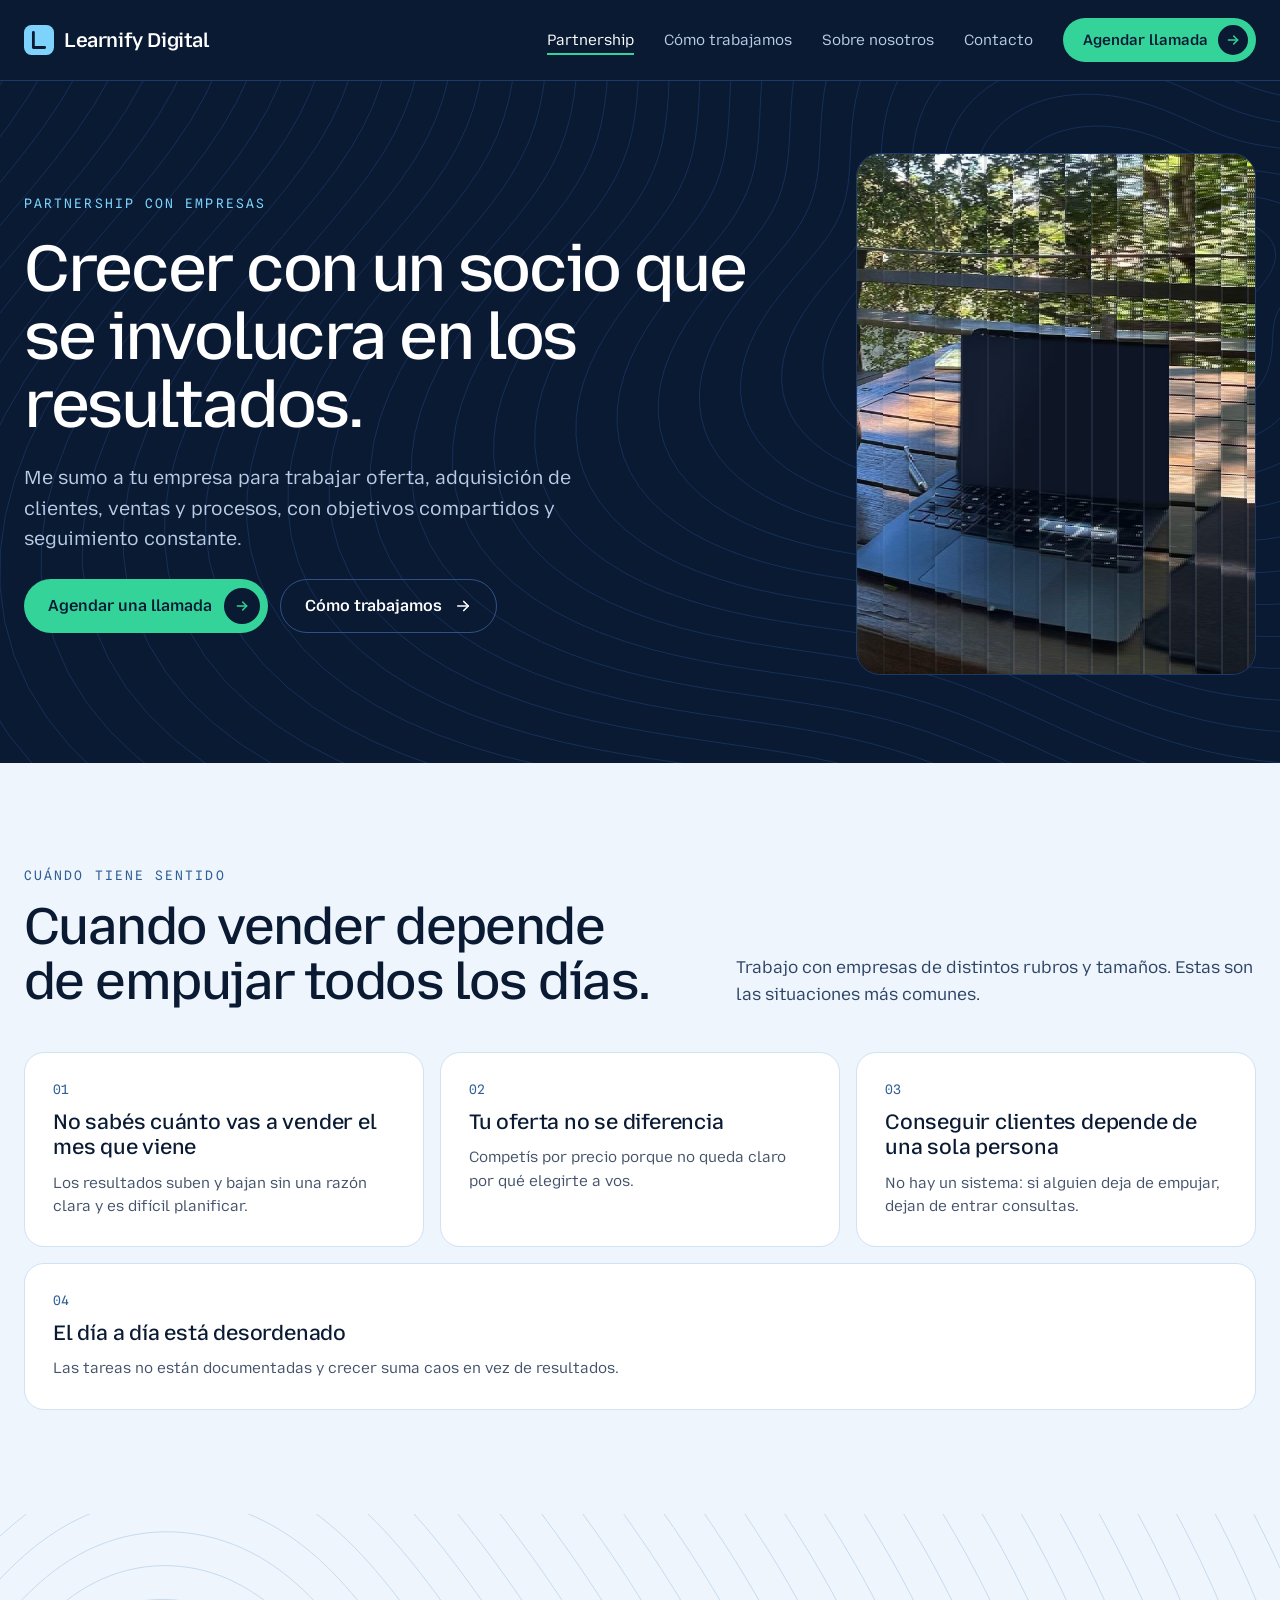
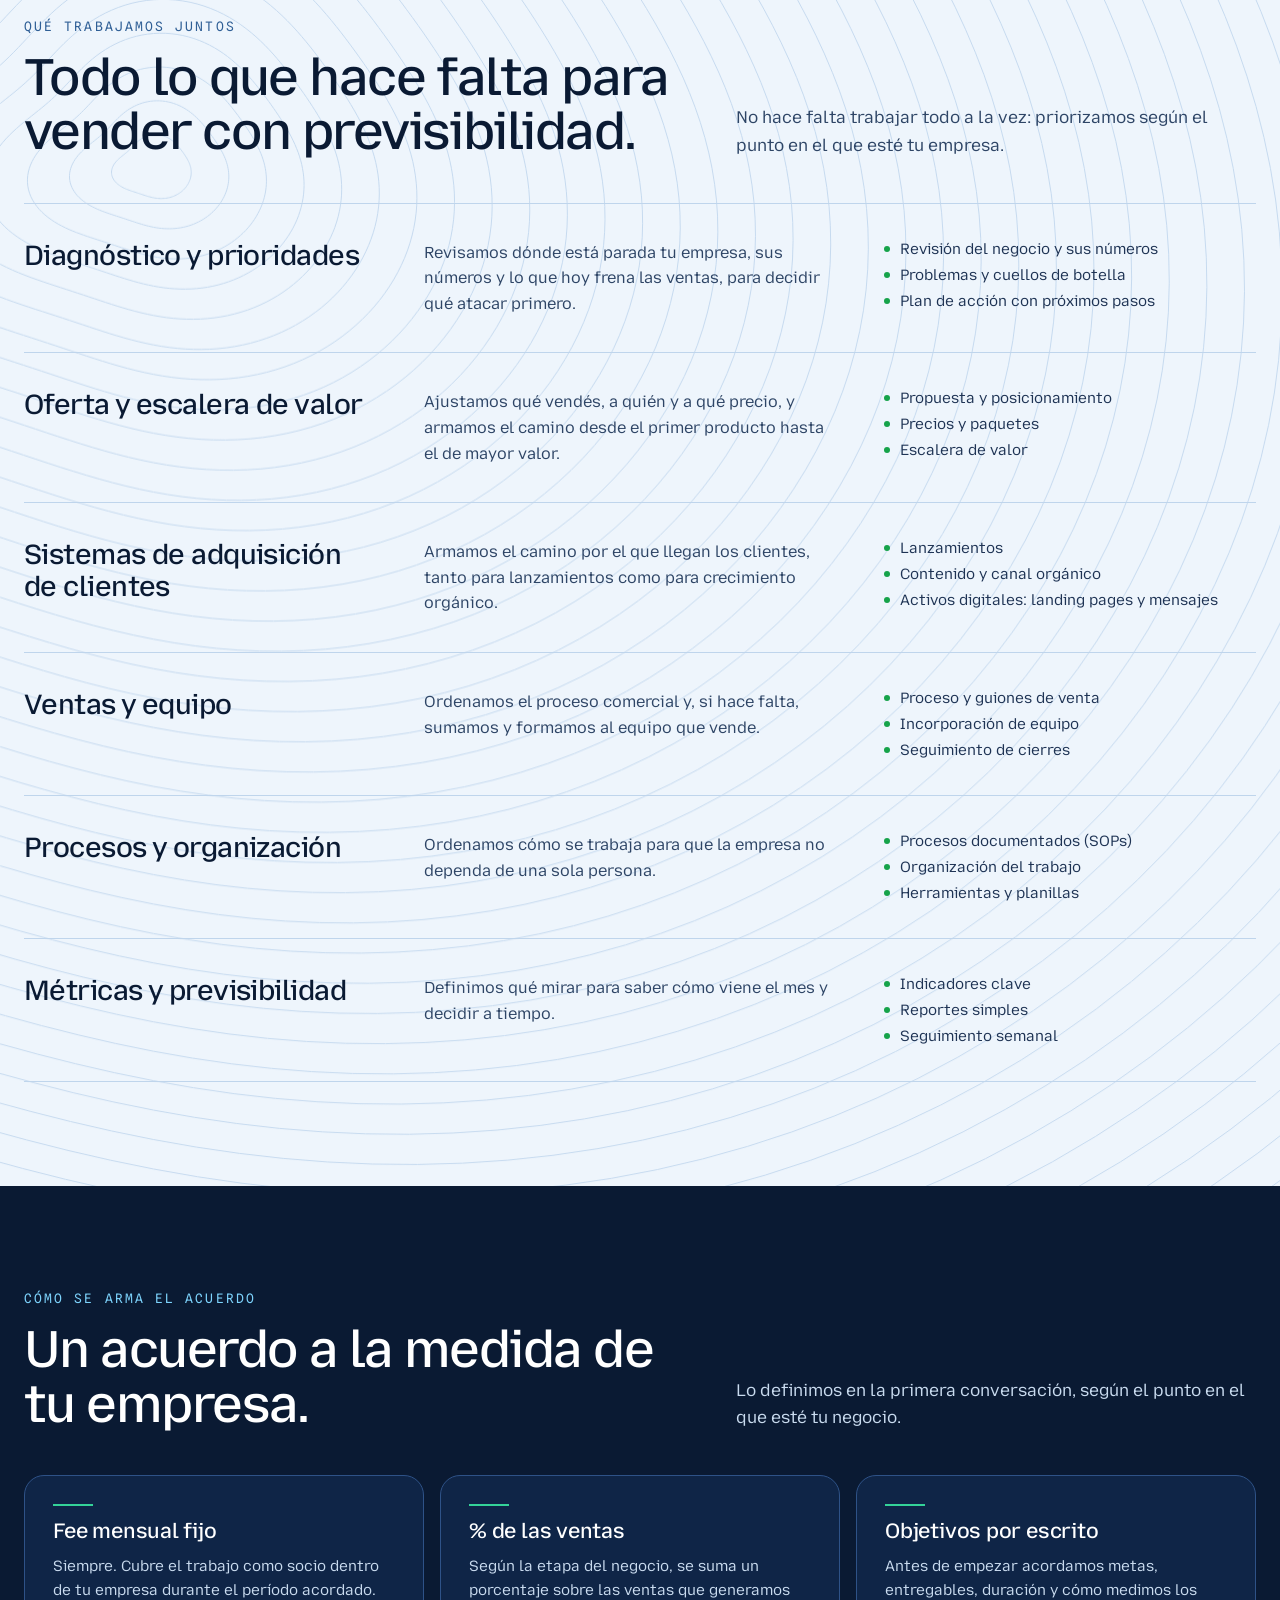
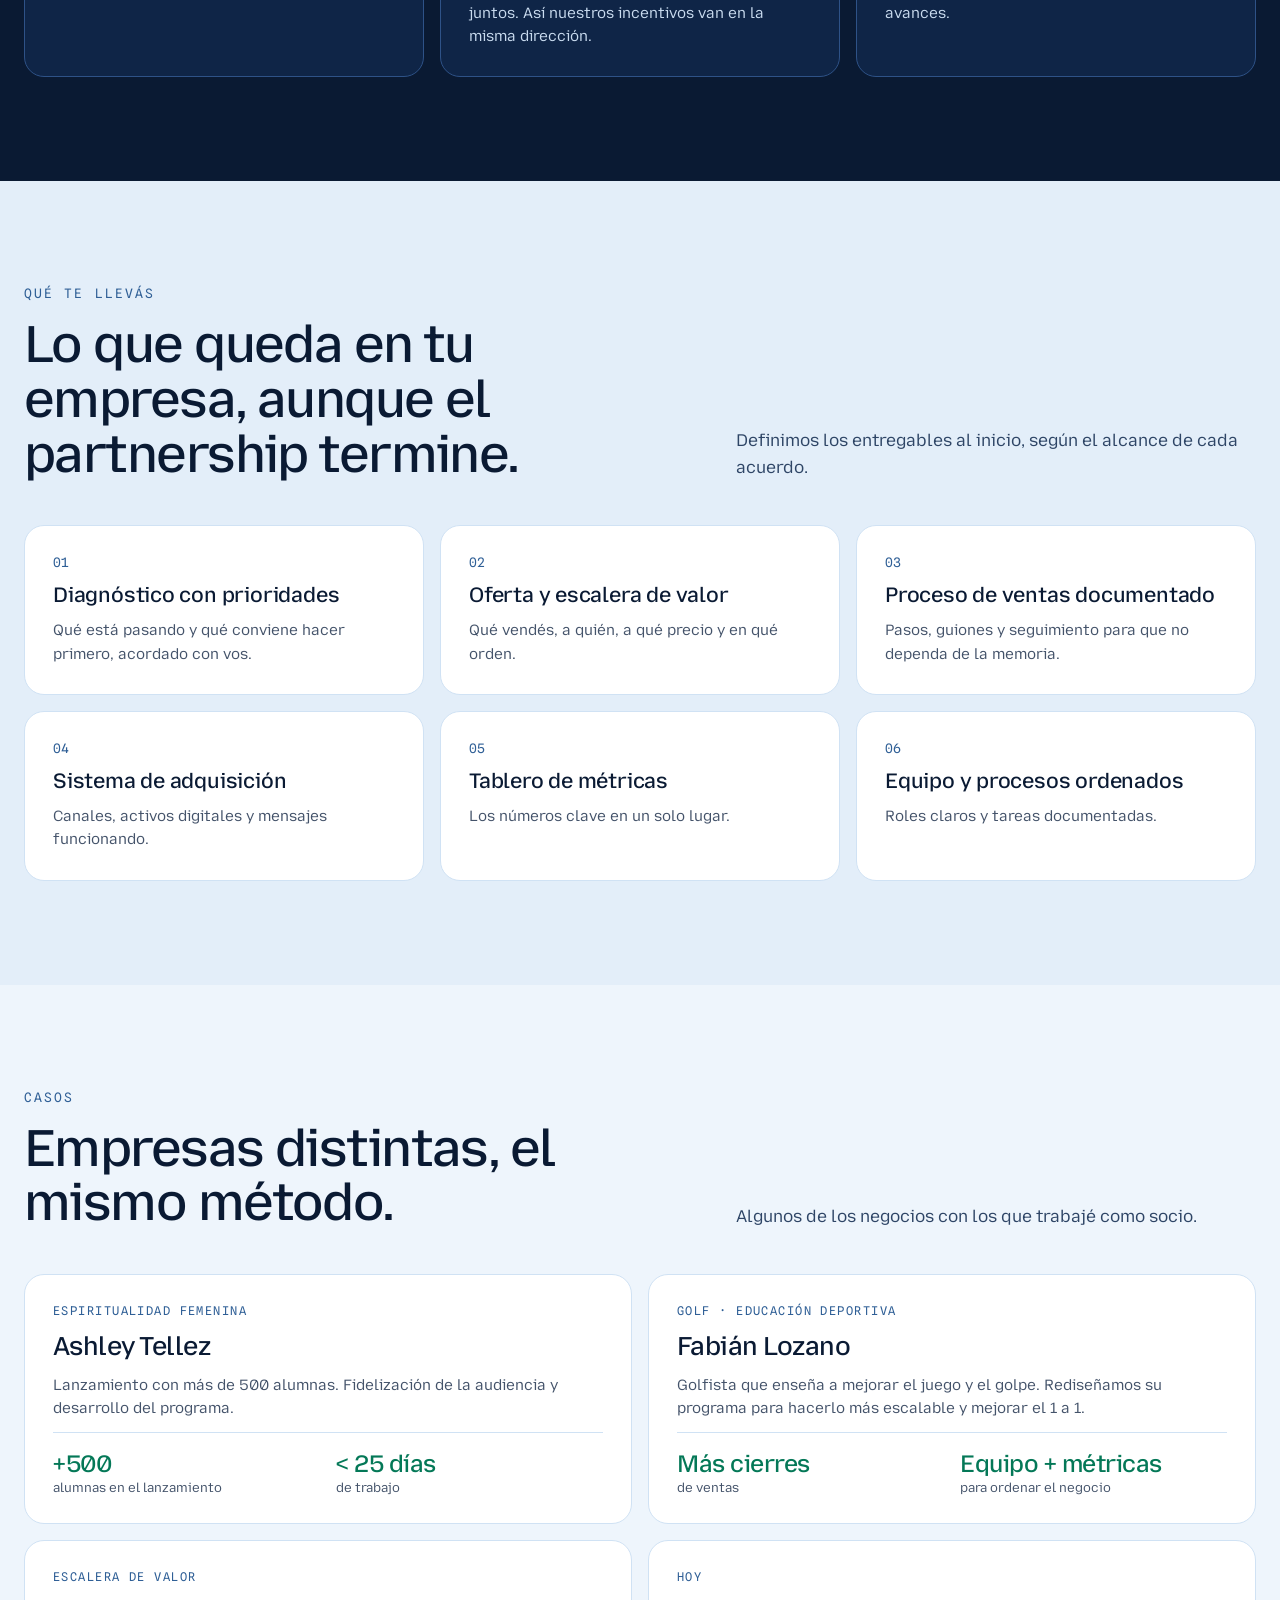
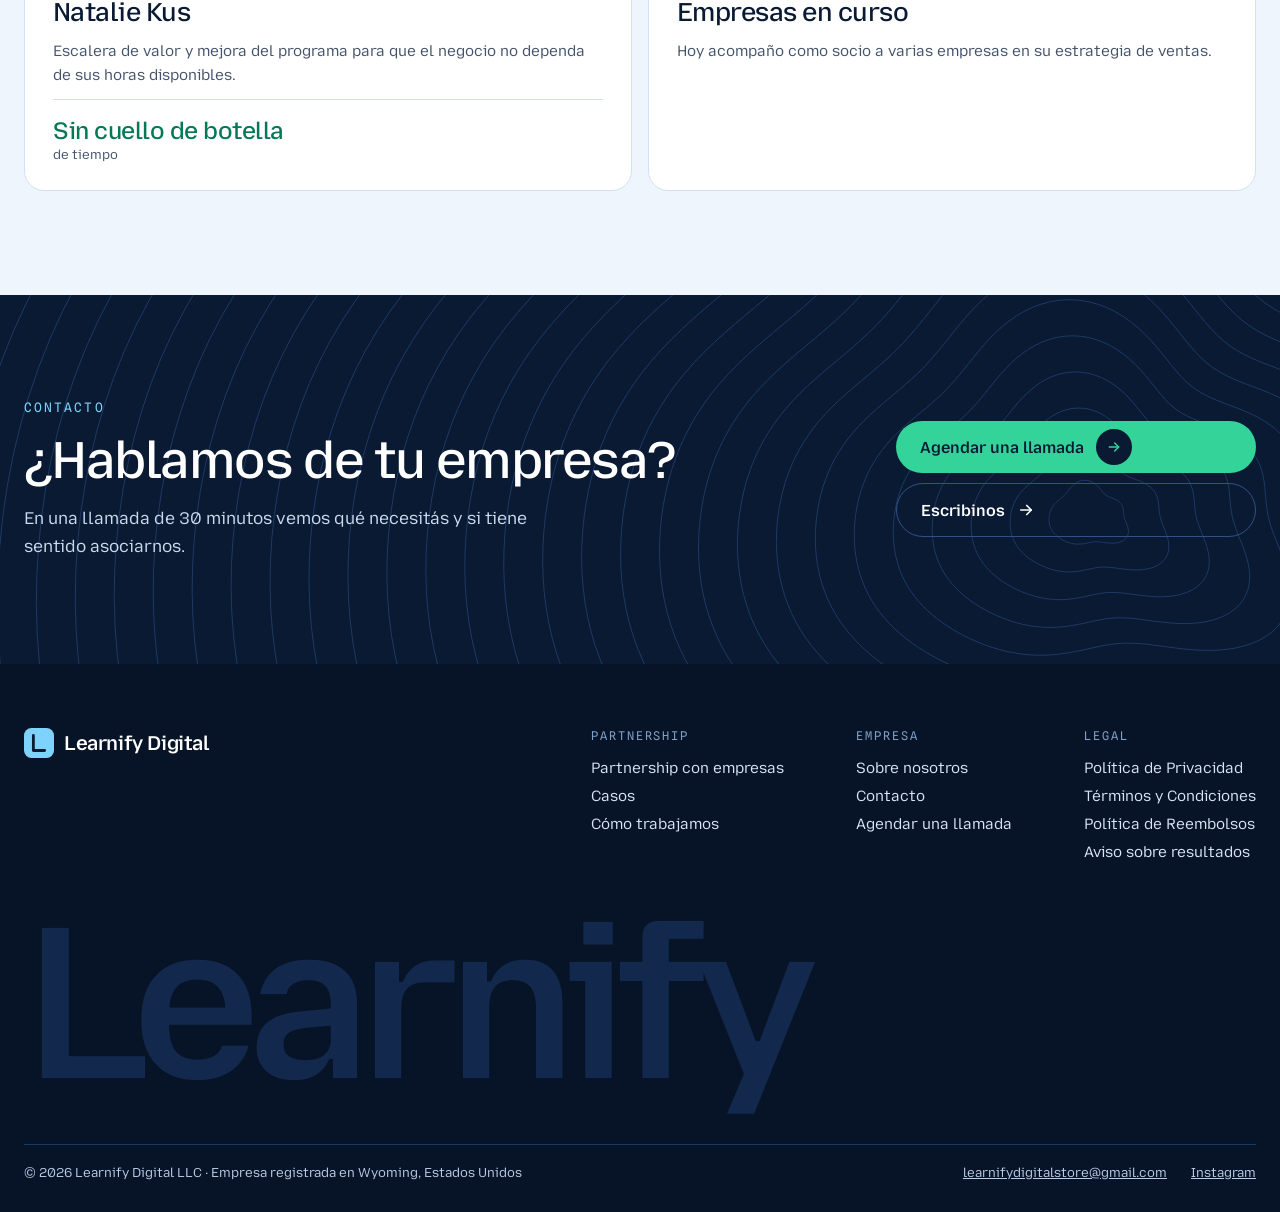
<file: partnership.html>
<!doctype html>
<html lang="es">
<head>
<meta charset="utf-8">
<meta name="viewport" content="width=device-width, initial-scale=1">
<title>Partnership con empresas | Learnify Digital</title>
<meta name="description" content="Un socio que se involucra en los resultados: fee mensual fijo y, según la etapa, un porcentaje de las ventas que generamos juntos.">
<link rel="canonical" href="https://learnifydigital.com/partnership.html">
<link rel="icon" href="/favicon.svg" type="image/svg+xml">
<meta property="og:type" content="website">
<meta property="og:title" content="Partnership con empresas | Learnify Digital">
<meta property="og:description" content="Un socio que se involucra en los resultados: fee mensual fijo y, según la etapa, un porcentaje de las ventas que generamos juntos.">
<meta property="og:url" content="https://learnifydigital.com/partnership.html">
<meta property="og:image" content="https://learnifydigital.com/assets/img/hero-trabajando.jpg">
<link rel="preconnect" href="https://fonts.googleapis.com">
<link href="https://fonts.googleapis.com/css2?family=Mozilla+Text:wght@400;500;600&amp;family=Spline+Sans+Mono:wght@400;500&amp;display=swap" rel="stylesheet">
<style>
body{margin:0;background:#EEF5FC}
a{color:#1D4ED8}a:hover{color:#1E3A8A}
.pill{transition:background-color .2s ease,transform .2s ease,border-color .2s ease}
.pill:hover{transform:translateY(-1px)}
.pill .arr{transition:transform .2s ease}
.pill:hover .arr{transform:translateX(4px)}
.pill-grn:hover{background-color:#6EE7B7 !important}
.pill-line:hover{border-color:#7DD3FC !important}
.navlink:hover{color:#FFFFFF !important}
.lnk-dark:hover{color:#1D4ED8 !important}
.card{transition:transform .3s ease,border-color .3s ease}
.card:hover{transform:translateY(-4px)}
.field:focus{outline:2px solid #2563EB;outline-offset:1px}
.menu summary{list-style:none;cursor:pointer}
.menu summary::-webkit-details-marker{display:none}
.menu[open] .chev{transform:rotate(180deg)}
.faq summary{list-style:none;cursor:pointer}
.faq summary::-webkit-details-marker{display:none}
.faq[open] .plus{transform:rotate(45deg)}
.plus,.chev{transition:transform .2s ease}
@keyframes mq{to{transform:translateX(-50%)}}
.mq{animation:mq 36s linear infinite}
@keyframes rv{from{opacity:0;filter:blur(10px);transform:translateY(18px)}to{opacity:1;filter:blur(0);transform:none}}
@supports (animation-timeline: view()){
  @media (prefers-reduced-motion: no-preference){
    .reveal{animation:rv linear both;animation-timeline:view();animation-range:entry 0% cover 28%}
  }
}
@media (prefers-reduced-motion: reduce){.pill,.card{transition:none}.mq{animation:none}}
</style>
<script src="/assets/site.js" defer></script>
</head>
<body>
<div style="font-family: 'Mozilla Text', system-ui, sans-serif; color: #0A1A33; background: #EEF5FC; min-height: 100vh; overflow-x: hidden">
<header style="background: #0A1A33; color: #FFFFFF; border-bottom: 1px solid #1C3A66; position: relative; z-index: 10">
      <div style="max-width: 1240px; margin: 0 auto; padding: 18px 24px; display: flex; flex-wrap: wrap; gap: 16px; align-items: center; justify-content: space-between">
        <a href="/" style="display: flex; align-items: center; gap: 10px; text-decoration: none; color: #FFFFFF"><svg width="30" height="30" viewBox="0 0 32 32" aria-hidden="true"><rect x="0" y="0" width="32" height="32" rx="8" fill="#7DD3FC"></rect><path d="M10 8v16h12" fill="none" stroke="#0A1A33" stroke-width="3" stroke-linecap="round" stroke-linejoin="round"></path></svg><span style="font-weight: 600; font-size: 20px; letter-spacing: -0.02em">Learnify Digital</span></a>
        <nav aria-label="Principal" style="display: flex; flex-wrap: wrap; gap: 8px 30px; align-items: center; font-size: 15px">
          <a class="navlink" href="/partnership.html" aria-current="page" style="color: #FFFFFF; text-decoration: none; padding: 6px 0; box-shadow: inset 0 -2px 0 #34D399">Partnership</a>
          <a class="navlink" href="/como-trabajamos.html" style="color: #B9CCE6; text-decoration: none; padding: 6px 0">Cómo trabajamos</a>
          <a class="navlink" href="/nosotros.html" style="color: #B9CCE6; text-decoration: none; padding: 6px 0">Sobre nosotros</a>
          <a class="navlink" href="/contacto.html" style="color: #B9CCE6; text-decoration: none; padding: 6px 0">Contacto</a>
          <a class="pill pill-grn" href="https://calendly.com/mauriciosamuelmartin-ry4d" target="_blank" rel="noopener" style="display: inline-flex; align-items: center; gap: 10px; min-height: 44px; padding: 0 8px 0 20px; border-radius: 999px; background: #34D399; color: #0A1A33; font-weight: 600; text-decoration: none">Agendar llamada<span class="arr" style="width: 30px; height: 30px; border-radius: 999px; background: #0A1A33; display: inline-flex; align-items: center; justify-content: center"><svg width="16" height="16" viewBox="0 0 24 24" aria-hidden="true" fill="none" stroke="#34D399" stroke-width="2.2" stroke-linecap="round" stroke-linejoin="round"><path d="M5 12h14"></path><path d="M13 6l6 6-6 6"></path></svg></span></a>
        </nav>
      </div>
    </header><section style="background: #0A1A33; color: #FFFFFF; position: relative; overflow: hidden">
    <canvas data-topo="7,0.9,0.3" aria-hidden="true" style="position: absolute; top: 0; left: 0; width: 100%; height: 100%; display: block; color: #16305A; pointer-events: none"></canvas>
    <div style="position: relative; max-width: 1240px; margin: 0 auto; padding: 72px 24px 88px; display: flex; flex-wrap: wrap; gap: 48px; align-items: center">
      <div class="reveal" style="flex: 999 1 500px; min-width: 0; display: flex; flex-direction: column; gap: 24px">
        <div style="font-family: 'Spline Sans Mono', monospace; font-size: 13px; letter-spacing: 0.16em; text-transform: uppercase; color: #7DD3FC">Partnership con empresas</div>
        <h1 style="margin: 0; font-weight: 500; font-size: clamp(40px, 5.4vw, 66px); line-height: 1.03; letter-spacing: -0.035em">Crecer con un socio que se involucra en los resultados.</h1>
        <p style="margin: 0; font-size: 19px; line-height: 1.6; color: #B9CCE6; max-width: 580px">Me sumo a tu empresa para trabajar oferta, adquisición de clientes, ventas y procesos, con objetivos compartidos y seguimiento constante.</p>
        <div style="display: flex; flex-wrap: wrap; gap: 12px"><a class="pill pill-grn" href="https://calendly.com/mauriciosamuelmartin-ry4d" target="_blank" rel="noopener" style="display: inline-flex; align-items: center; gap: 12px; min-height: 52px; padding: 0 8px 0 24px; border-radius: 999px; background: #34D399; color: #0A1A33; font-weight: 600; text-decoration: none">Agendar una llamada<span class="arr" style="width: 36px; height: 36px; border-radius: 999px; background: #0A1A33; display: inline-flex; align-items: center; justify-content: center"><svg width="16" height="16" viewBox="0 0 24 24" aria-hidden="true" fill="none" stroke="#34D399" stroke-width="2.2" stroke-linecap="round" stroke-linejoin="round"><path d="M5 12h14"></path><path d="M13 6l6 6-6 6"></path></svg></span></a><a class="pill pill-line" href="/como-trabajamos.html" style="display: inline-flex; align-items: center; gap: 12px; min-height: 52px; padding: 0 24px; border-radius: 999px; border: 1px solid #2E5287; color: #FFFFFF; font-weight: 600; text-decoration: none">Cómo trabajamos<span class="arr" style="display: inline-flex"><svg width="18" height="18" viewBox="0 0 24 24" aria-hidden="true" fill="none" stroke="#FFFFFF" stroke-width="2.2" stroke-linecap="round" stroke-linejoin="round"><path d="M5 12h14"></path><path d="M13 6l6 6-6 6"></path></svg></span></a></div>
      </div>
      <div class="reveal" style="flex: 1 1 400px; min-width: 0"><div role="img" aria-label="Espacio de trabajo con laptop y mate en una terraza entre árboles" style="position: relative; height: 520px; border-radius: 24px; overflow: hidden; background: #0F2547; border: 1px solid #1C3A66">
          <canvas data-glass="/assets/img/trabajo-remoto.jpg|ramp|0.5|0.6" aria-hidden="true" style="position: absolute; top: 0; left: 0; width: 100%; height: 100%; display: block"></canvas>
        </div></div>
    </div>
  </section><section style="position: relative; overflow: hidden; background: #EEF5FC">
    
    <div style="position: relative; max-width: 1240px; margin: 0 auto; padding: 104px 24px; display: flex; flex-direction: column; gap: 44px">
      <div class="reveal" style="display: flex; flex-wrap: wrap; gap: 20px 64px; align-items: flex-end; justify-content: space-between">
        <div style="flex: 1 1 440px; display: flex; flex-direction: column; gap: 16px"><div style="font-family: 'Spline Sans Mono', monospace; font-size: 13px; letter-spacing: 0.16em; text-transform: uppercase; color: #2F5F96">Cuándo tiene sentido</div><h2 style="margin: 0; font-weight: 500; font-size: clamp(34px, 4.2vw, 52px); line-height: 1.05; letter-spacing: -0.03em">Cuando vender depende de empujar todos los días.</h2></div>
        <p style="flex: 1 1 360px; margin: 0; font-size: 17px; line-height: 1.6; color: #2E4566; max-width: 520px">Trabajo con empresas de distintos rubros y tamaños. Estas son las situaciones más comunes.</p>
      </div><div style="display: flex; flex-wrap: wrap; gap: 16px"><div class="card reveal" style="flex: 1 1 260px; min-width: 0; background: #FFFFFF; border: 1px solid #D0E2F4; border-radius: 20px; padding: 28px; display: flex; flex-direction: column; gap: 12px">
          <div style="font-family: 'Spline Sans Mono', monospace; font-size: 13px; color: #2F5F96">01</div>
          <div style="font-size: 21px; font-weight: 500; letter-spacing: -0.01em; line-height: 1.2">No sabés cuánto vas a vender el mes que viene</div>
          <div style="font-size: 15px; line-height: 1.55; color: #44536A">Los resultados suben y bajan sin una razón clara y es difícil planificar.</div>
        </div><div class="card reveal" style="flex: 1 1 260px; min-width: 0; background: #FFFFFF; border: 1px solid #D0E2F4; border-radius: 20px; padding: 28px; display: flex; flex-direction: column; gap: 12px">
          <div style="font-family: 'Spline Sans Mono', monospace; font-size: 13px; color: #2F5F96">02</div>
          <div style="font-size: 21px; font-weight: 500; letter-spacing: -0.01em; line-height: 1.2">Tu oferta no se diferencia</div>
          <div style="font-size: 15px; line-height: 1.55; color: #44536A">Competís por precio porque no queda claro por qué elegirte a vos.</div>
        </div><div class="card reveal" style="flex: 1 1 260px; min-width: 0; background: #FFFFFF; border: 1px solid #D0E2F4; border-radius: 20px; padding: 28px; display: flex; flex-direction: column; gap: 12px">
          <div style="font-family: 'Spline Sans Mono', monospace; font-size: 13px; color: #2F5F96">03</div>
          <div style="font-size: 21px; font-weight: 500; letter-spacing: -0.01em; line-height: 1.2">Conseguir clientes depende de una sola persona</div>
          <div style="font-size: 15px; line-height: 1.55; color: #44536A">No hay un sistema: si alguien deja de empujar, dejan de entrar consultas.</div>
        </div><div class="card reveal" style="flex: 1 1 260px; min-width: 0; background: #FFFFFF; border: 1px solid #D0E2F4; border-radius: 20px; padding: 28px; display: flex; flex-direction: column; gap: 12px">
          <div style="font-family: 'Spline Sans Mono', monospace; font-size: 13px; color: #2F5F96">04</div>
          <div style="font-size: 21px; font-weight: 500; letter-spacing: -0.01em; line-height: 1.2">El día a día está desordenado</div>
          <div style="font-size: 15px; line-height: 1.55; color: #44536A">Las tareas no están documentadas y crecer suma caos en vez de resultados.</div>
        </div></div>
    </div>
  </section><section style="position: relative; overflow: hidden; background: #EEF5FC">
    <canvas data-topo="13,0.12,0.2" aria-hidden="true" style="position: absolute; top: 0; left: 0; width: 100%; height: 100%; display: block; color: #C6DAEF; pointer-events: none"></canvas>
    <div style="position: relative; max-width: 1240px; margin: 0 auto; padding: 104px 24px; display: flex; flex-direction: column; gap: 44px">
      <div class="reveal" style="display: flex; flex-wrap: wrap; gap: 20px 64px; align-items: flex-end; justify-content: space-between">
        <div style="flex: 1 1 440px; display: flex; flex-direction: column; gap: 16px"><div style="font-family: 'Spline Sans Mono', monospace; font-size: 13px; letter-spacing: 0.16em; text-transform: uppercase; color: #2F5F96">Qué trabajamos juntos</div><h2 style="margin: 0; font-weight: 500; font-size: clamp(34px, 4.2vw, 52px); line-height: 1.05; letter-spacing: -0.03em">Todo lo que hace falta para vender con previsibilidad.</h2></div>
        <p style="flex: 1 1 360px; margin: 0; font-size: 17px; line-height: 1.6; color: #2E4566; max-width: 520px">No hace falta trabajar todo a la vez: priorizamos según el punto en el que esté tu empresa.</p>
      </div><div><div class="reveal" style="display: flex; flex-wrap: wrap; gap: 16px 48px; padding: 36px 0; border-top: 1px solid #BFD5EC">
          <h3 style="flex: 1 1 260px; margin: 0; font-weight: 500; font-size: 28px; line-height: 1.12; letter-spacing: -0.02em">Diagnóstico y prioridades</h3>
          <p style="flex: 1 1 320px; margin: 0; font-size: 16px; line-height: 1.6; color: #2E4566">Revisamos dónde está parada tu empresa, sus números y lo que hoy frena las ventas, para decidir qué atacar primero.</p>
          <ul style="flex: 1 1 280px; margin: 0; padding: 0; list-style: none; display: flex; flex-direction: column; gap: 8px; font-size: 15px; color: #1E3354"><li style="display: flex; gap: 10px; align-items: baseline"><span style="width: 6px; height: 6px; border-radius: 999px; background: #16A34A; flex: 0 0 6px; transform: translateY(-2px)"></span>Revisión del negocio y sus números</li><li style="display: flex; gap: 10px; align-items: baseline"><span style="width: 6px; height: 6px; border-radius: 999px; background: #16A34A; flex: 0 0 6px; transform: translateY(-2px)"></span>Problemas y cuellos de botella</li><li style="display: flex; gap: 10px; align-items: baseline"><span style="width: 6px; height: 6px; border-radius: 999px; background: #16A34A; flex: 0 0 6px; transform: translateY(-2px)"></span>Plan de acción con próximos pasos</li></ul>
        </div>
<div class="reveal" style="display: flex; flex-wrap: wrap; gap: 16px 48px; padding: 36px 0; border-top: 1px solid #BFD5EC">
          <h3 style="flex: 1 1 260px; margin: 0; font-weight: 500; font-size: 28px; line-height: 1.12; letter-spacing: -0.02em">Oferta y escalera de valor</h3>
          <p style="flex: 1 1 320px; margin: 0; font-size: 16px; line-height: 1.6; color: #2E4566">Ajustamos qué vendés, a quién y a qué precio, y armamos el camino desde el primer producto hasta el de mayor valor.</p>
          <ul style="flex: 1 1 280px; margin: 0; padding: 0; list-style: none; display: flex; flex-direction: column; gap: 8px; font-size: 15px; color: #1E3354"><li style="display: flex; gap: 10px; align-items: baseline"><span style="width: 6px; height: 6px; border-radius: 999px; background: #16A34A; flex: 0 0 6px; transform: translateY(-2px)"></span>Propuesta y posicionamiento</li><li style="display: flex; gap: 10px; align-items: baseline"><span style="width: 6px; height: 6px; border-radius: 999px; background: #16A34A; flex: 0 0 6px; transform: translateY(-2px)"></span>Precios y paquetes</li><li style="display: flex; gap: 10px; align-items: baseline"><span style="width: 6px; height: 6px; border-radius: 999px; background: #16A34A; flex: 0 0 6px; transform: translateY(-2px)"></span>Escalera de valor</li></ul>
        </div>
<div class="reveal" style="display: flex; flex-wrap: wrap; gap: 16px 48px; padding: 36px 0; border-top: 1px solid #BFD5EC">
          <h3 style="flex: 1 1 260px; margin: 0; font-weight: 500; font-size: 28px; line-height: 1.12; letter-spacing: -0.02em">Sistemas de adquisición de clientes</h3>
          <p style="flex: 1 1 320px; margin: 0; font-size: 16px; line-height: 1.6; color: #2E4566">Armamos el camino por el que llegan los clientes, tanto para lanzamientos como para crecimiento orgánico.</p>
          <ul style="flex: 1 1 280px; margin: 0; padding: 0; list-style: none; display: flex; flex-direction: column; gap: 8px; font-size: 15px; color: #1E3354"><li style="display: flex; gap: 10px; align-items: baseline"><span style="width: 6px; height: 6px; border-radius: 999px; background: #16A34A; flex: 0 0 6px; transform: translateY(-2px)"></span>Lanzamientos</li><li style="display: flex; gap: 10px; align-items: baseline"><span style="width: 6px; height: 6px; border-radius: 999px; background: #16A34A; flex: 0 0 6px; transform: translateY(-2px)"></span>Contenido y canal orgánico</li><li style="display: flex; gap: 10px; align-items: baseline"><span style="width: 6px; height: 6px; border-radius: 999px; background: #16A34A; flex: 0 0 6px; transform: translateY(-2px)"></span>Activos digitales: landing pages y mensajes</li></ul>
        </div>
<div class="reveal" style="display: flex; flex-wrap: wrap; gap: 16px 48px; padding: 36px 0; border-top: 1px solid #BFD5EC">
          <h3 style="flex: 1 1 260px; margin: 0; font-weight: 500; font-size: 28px; line-height: 1.12; letter-spacing: -0.02em">Ventas y equipo</h3>
          <p style="flex: 1 1 320px; margin: 0; font-size: 16px; line-height: 1.6; color: #2E4566">Ordenamos el proceso comercial y, si hace falta, sumamos y formamos al equipo que vende.</p>
          <ul style="flex: 1 1 280px; margin: 0; padding: 0; list-style: none; display: flex; flex-direction: column; gap: 8px; font-size: 15px; color: #1E3354"><li style="display: flex; gap: 10px; align-items: baseline"><span style="width: 6px; height: 6px; border-radius: 999px; background: #16A34A; flex: 0 0 6px; transform: translateY(-2px)"></span>Proceso y guiones de venta</li><li style="display: flex; gap: 10px; align-items: baseline"><span style="width: 6px; height: 6px; border-radius: 999px; background: #16A34A; flex: 0 0 6px; transform: translateY(-2px)"></span>Incorporación de equipo</li><li style="display: flex; gap: 10px; align-items: baseline"><span style="width: 6px; height: 6px; border-radius: 999px; background: #16A34A; flex: 0 0 6px; transform: translateY(-2px)"></span>Seguimiento de cierres</li></ul>
        </div>
<div class="reveal" style="display: flex; flex-wrap: wrap; gap: 16px 48px; padding: 36px 0; border-top: 1px solid #BFD5EC">
          <h3 style="flex: 1 1 260px; margin: 0; font-weight: 500; font-size: 28px; line-height: 1.12; letter-spacing: -0.02em">Procesos y organización</h3>
          <p style="flex: 1 1 320px; margin: 0; font-size: 16px; line-height: 1.6; color: #2E4566">Ordenamos cómo se trabaja para que la empresa no dependa de una sola persona.</p>
          <ul style="flex: 1 1 280px; margin: 0; padding: 0; list-style: none; display: flex; flex-direction: column; gap: 8px; font-size: 15px; color: #1E3354"><li style="display: flex; gap: 10px; align-items: baseline"><span style="width: 6px; height: 6px; border-radius: 999px; background: #16A34A; flex: 0 0 6px; transform: translateY(-2px)"></span>Procesos documentados (SOPs)</li><li style="display: flex; gap: 10px; align-items: baseline"><span style="width: 6px; height: 6px; border-radius: 999px; background: #16A34A; flex: 0 0 6px; transform: translateY(-2px)"></span>Organización del trabajo</li><li style="display: flex; gap: 10px; align-items: baseline"><span style="width: 6px; height: 6px; border-radius: 999px; background: #16A34A; flex: 0 0 6px; transform: translateY(-2px)"></span>Herramientas y planillas</li></ul>
        </div>
<div class="reveal" style="display: flex; flex-wrap: wrap; gap: 16px 48px; padding: 36px 0; border-top: 1px solid #BFD5EC">
          <h3 style="flex: 1 1 260px; margin: 0; font-weight: 500; font-size: 28px; line-height: 1.12; letter-spacing: -0.02em">Métricas y previsibilidad</h3>
          <p style="flex: 1 1 320px; margin: 0; font-size: 16px; line-height: 1.6; color: #2E4566">Definimos qué mirar para saber cómo viene el mes y decidir a tiempo.</p>
          <ul style="flex: 1 1 280px; margin: 0; padding: 0; list-style: none; display: flex; flex-direction: column; gap: 8px; font-size: 15px; color: #1E3354"><li style="display: flex; gap: 10px; align-items: baseline"><span style="width: 6px; height: 6px; border-radius: 999px; background: #16A34A; flex: 0 0 6px; transform: translateY(-2px)"></span>Indicadores clave</li><li style="display: flex; gap: 10px; align-items: baseline"><span style="width: 6px; height: 6px; border-radius: 999px; background: #16A34A; flex: 0 0 6px; transform: translateY(-2px)"></span>Reportes simples</li><li style="display: flex; gap: 10px; align-items: baseline"><span style="width: 6px; height: 6px; border-radius: 999px; background: #16A34A; flex: 0 0 6px; transform: translateY(-2px)"></span>Seguimiento semanal</li></ul>
        </div><div style="border-top: 1px solid #BFD5EC"></div></div>
    </div>
  </section><section style="position: relative; overflow: hidden; background: #0A1A33; color: #FFFFFF">
    
    <div style="position: relative; max-width: 1240px; margin: 0 auto; padding: 104px 24px; display: flex; flex-direction: column; gap: 44px">
      <div class="reveal" style="display: flex; flex-wrap: wrap; gap: 20px 64px; align-items: flex-end; justify-content: space-between">
        <div style="flex: 1 1 440px; display: flex; flex-direction: column; gap: 16px"><div style="font-family: 'Spline Sans Mono', monospace; font-size: 13px; letter-spacing: 0.16em; text-transform: uppercase; color: #7DD3FC">Cómo se arma el acuerdo</div><h2 style="margin: 0; font-weight: 500; font-size: clamp(34px, 4.2vw, 52px); line-height: 1.05; letter-spacing: -0.03em">Un acuerdo a la medida de tu empresa.</h2></div>
        <p style="flex: 1 1 360px; margin: 0; font-size: 17px; line-height: 1.6; color: #C9DBEF; max-width: 520px">Lo definimos en la primera conversación, según el punto en el que esté tu negocio.</p>
      </div><div style="display: flex; flex-wrap: wrap; gap: 16px"><div class="card reveal" style="flex: 1 1 300px; min-width: 0; background: #0F2547; border: 1px solid #2E5287; border-radius: 20px; padding: 28px; display: flex; flex-direction: column; gap: 12px">
          <div style="width: 40px; height: 2px; background: #34D399"></div>
          <div style="font-size: 21px; font-weight: 500; letter-spacing: -0.01em; line-height: 1.2">Fee mensual fijo</div>
          <div style="font-size: 15px; line-height: 1.55; color: #C9DBEF">Siempre. Cubre el trabajo como socio dentro de tu empresa durante el período acordado.</div>
        </div><div class="card reveal" style="flex: 1 1 300px; min-width: 0; background: #0F2547; border: 1px solid #2E5287; border-radius: 20px; padding: 28px; display: flex; flex-direction: column; gap: 12px">
          <div style="width: 40px; height: 2px; background: #34D399"></div>
          <div style="font-size: 21px; font-weight: 500; letter-spacing: -0.01em; line-height: 1.2">% de las ventas</div>
          <div style="font-size: 15px; line-height: 1.55; color: #C9DBEF">Según la etapa del negocio, se suma un porcentaje sobre las ventas que generamos juntos. Así nuestros incentivos van en la misma dirección.</div>
        </div><div class="card reveal" style="flex: 1 1 300px; min-width: 0; background: #0F2547; border: 1px solid #2E5287; border-radius: 20px; padding: 28px; display: flex; flex-direction: column; gap: 12px">
          <div style="width: 40px; height: 2px; background: #34D399"></div>
          <div style="font-size: 21px; font-weight: 500; letter-spacing: -0.01em; line-height: 1.2">Objetivos por escrito</div>
          <div style="font-size: 15px; line-height: 1.55; color: #C9DBEF">Antes de empezar acordamos metas, entregables, duración y cómo medimos los avances.</div>
        </div></div>
    </div>
  </section><section style="position: relative; overflow: hidden; background: #E3EEF9">
    
    <div style="position: relative; max-width: 1240px; margin: 0 auto; padding: 104px 24px; display: flex; flex-direction: column; gap: 44px">
      <div class="reveal" style="display: flex; flex-wrap: wrap; gap: 20px 64px; align-items: flex-end; justify-content: space-between">
        <div style="flex: 1 1 440px; display: flex; flex-direction: column; gap: 16px"><div style="font-family: 'Spline Sans Mono', monospace; font-size: 13px; letter-spacing: 0.16em; text-transform: uppercase; color: #2F5F96">Qué te llevás</div><h2 style="margin: 0; font-weight: 500; font-size: clamp(34px, 4.2vw, 52px); line-height: 1.05; letter-spacing: -0.03em">Lo que queda en tu empresa, aunque el partnership termine.</h2></div>
        <p style="flex: 1 1 360px; margin: 0; font-size: 17px; line-height: 1.6; color: #2E4566; max-width: 520px">Definimos los entregables al inicio, según el alcance de cada acuerdo.</p>
      </div><div style="display: flex; flex-wrap: wrap; gap: 16px"><div class="card reveal" style="flex: 1 1 300px; min-width: 0; background: #FFFFFF; border: 1px solid #D0E2F4; border-radius: 20px; padding: 28px; display: flex; flex-direction: column; gap: 12px">
          <div style="font-family: 'Spline Sans Mono', monospace; font-size: 13px; color: #2F5F96">01</div>
          <div style="font-size: 21px; font-weight: 500; letter-spacing: -0.01em; line-height: 1.2">Diagnóstico con prioridades</div>
          <div style="font-size: 15px; line-height: 1.55; color: #44536A">Qué está pasando y qué conviene hacer primero, acordado con vos.</div>
        </div><div class="card reveal" style="flex: 1 1 300px; min-width: 0; background: #FFFFFF; border: 1px solid #D0E2F4; border-radius: 20px; padding: 28px; display: flex; flex-direction: column; gap: 12px">
          <div style="font-family: 'Spline Sans Mono', monospace; font-size: 13px; color: #2F5F96">02</div>
          <div style="font-size: 21px; font-weight: 500; letter-spacing: -0.01em; line-height: 1.2">Oferta y escalera de valor</div>
          <div style="font-size: 15px; line-height: 1.55; color: #44536A">Qué vendés, a quién, a qué precio y en qué orden.</div>
        </div><div class="card reveal" style="flex: 1 1 300px; min-width: 0; background: #FFFFFF; border: 1px solid #D0E2F4; border-radius: 20px; padding: 28px; display: flex; flex-direction: column; gap: 12px">
          <div style="font-family: 'Spline Sans Mono', monospace; font-size: 13px; color: #2F5F96">03</div>
          <div style="font-size: 21px; font-weight: 500; letter-spacing: -0.01em; line-height: 1.2">Proceso de ventas documentado</div>
          <div style="font-size: 15px; line-height: 1.55; color: #44536A">Pasos, guiones y seguimiento para que no dependa de la memoria.</div>
        </div><div class="card reveal" style="flex: 1 1 300px; min-width: 0; background: #FFFFFF; border: 1px solid #D0E2F4; border-radius: 20px; padding: 28px; display: flex; flex-direction: column; gap: 12px">
          <div style="font-family: 'Spline Sans Mono', monospace; font-size: 13px; color: #2F5F96">04</div>
          <div style="font-size: 21px; font-weight: 500; letter-spacing: -0.01em; line-height: 1.2">Sistema de adquisición</div>
          <div style="font-size: 15px; line-height: 1.55; color: #44536A">Canales, activos digitales y mensajes funcionando.</div>
        </div><div class="card reveal" style="flex: 1 1 300px; min-width: 0; background: #FFFFFF; border: 1px solid #D0E2F4; border-radius: 20px; padding: 28px; display: flex; flex-direction: column; gap: 12px">
          <div style="font-family: 'Spline Sans Mono', monospace; font-size: 13px; color: #2F5F96">05</div>
          <div style="font-size: 21px; font-weight: 500; letter-spacing: -0.01em; line-height: 1.2">Tablero de métricas</div>
          <div style="font-size: 15px; line-height: 1.55; color: #44536A">Los números clave en un solo lugar.</div>
        </div><div class="card reveal" style="flex: 1 1 300px; min-width: 0; background: #FFFFFF; border: 1px solid #D0E2F4; border-radius: 20px; padding: 28px; display: flex; flex-direction: column; gap: 12px">
          <div style="font-family: 'Spline Sans Mono', monospace; font-size: 13px; color: #2F5F96">06</div>
          <div style="font-size: 21px; font-weight: 500; letter-spacing: -0.01em; line-height: 1.2">Equipo y procesos ordenados</div>
          <div style="font-size: 15px; line-height: 1.55; color: #44536A">Roles claros y tareas documentadas.</div>
        </div></div>
    </div>
  </section><section id="casos" style="position: relative; overflow: hidden; background: #EEF5FC">
    
    <div style="position: relative; max-width: 1240px; margin: 0 auto; padding: 104px 24px; display: flex; flex-direction: column; gap: 44px">
      <div class="reveal" style="display: flex; flex-wrap: wrap; gap: 20px 64px; align-items: flex-end; justify-content: space-between">
        <div style="flex: 1 1 440px; display: flex; flex-direction: column; gap: 16px"><div style="font-family: 'Spline Sans Mono', monospace; font-size: 13px; letter-spacing: 0.16em; text-transform: uppercase; color: #2F5F96">Casos</div><h2 style="margin: 0; font-weight: 500; font-size: clamp(34px, 4.2vw, 52px); line-height: 1.05; letter-spacing: -0.03em">Empresas distintas, el mismo método.</h2></div>
        <p style="flex: 1 1 360px; margin: 0; font-size: 17px; line-height: 1.6; color: #2E4566; max-width: 520px">Algunos de los negocios con los que trabajé como socio.</p>
      </div><div style="display: flex; flex-wrap: wrap; gap: 16px"><div class="card reveal" style="flex: 1 1 440px; min-width: 0; background: #FFFFFF; border: 1px solid #D0E2F4; border-radius: 20px; padding: 28px; display: flex; flex-direction: column; gap: 12px">
          <div style="font-family: 'Spline Sans Mono', monospace; font-size: 12px; letter-spacing: 0.12em; text-transform: uppercase; color: #2F5F96">Espiritualidad femenina</div>
          <div style="font-size: 26px; font-weight: 500; letter-spacing: -0.02em">Ashley Tellez</div>
          <div style="font-size: 15px; line-height: 1.55; color: #44536A; flex: 1 1 auto">Lanzamiento con más de 500 alumnas. Fidelización de la audiencia y desarrollo del programa.</div>
          <div style="display: flex; flex-wrap: wrap; gap: 16px; padding-top: 16px; border-top: 1px solid #D0E2F4"><div style="flex: 1 1 140px; display: flex; flex-direction: column; gap: 2px">
              <div style="font-size: 24px; font-weight: 500; letter-spacing: -0.02em; color: #047857">+500</div>
              <div style="font-size: 13px; color: #44536A">alumnas en el lanzamiento</div>
            </div><div style="flex: 1 1 140px; display: flex; flex-direction: column; gap: 2px">
              <div style="font-size: 24px; font-weight: 500; letter-spacing: -0.02em; color: #047857">&lt; 25 días</div>
              <div style="font-size: 13px; color: #44536A">de trabajo</div>
            </div></div>
        </div><div class="card reveal" style="flex: 1 1 440px; min-width: 0; background: #FFFFFF; border: 1px solid #D0E2F4; border-radius: 20px; padding: 28px; display: flex; flex-direction: column; gap: 12px">
          <div style="font-family: 'Spline Sans Mono', monospace; font-size: 12px; letter-spacing: 0.12em; text-transform: uppercase; color: #2F5F96">Golf · Educación deportiva</div>
          <div style="font-size: 26px; font-weight: 500; letter-spacing: -0.02em">Fabián Lozano</div>
          <div style="font-size: 15px; line-height: 1.55; color: #44536A; flex: 1 1 auto">Golfista que enseña a mejorar el juego y el golpe. Rediseñamos su programa para hacerlo más escalable y mejorar el 1 a 1.</div>
          <div style="display: flex; flex-wrap: wrap; gap: 16px; padding-top: 16px; border-top: 1px solid #D0E2F4"><div style="flex: 1 1 140px; display: flex; flex-direction: column; gap: 2px">
              <div style="font-size: 24px; font-weight: 500; letter-spacing: -0.02em; color: #047857">Más cierres</div>
              <div style="font-size: 13px; color: #44536A">de ventas</div>
            </div><div style="flex: 1 1 140px; display: flex; flex-direction: column; gap: 2px">
              <div style="font-size: 24px; font-weight: 500; letter-spacing: -0.02em; color: #047857">Equipo + métricas</div>
              <div style="font-size: 13px; color: #44536A">para ordenar el negocio</div>
            </div></div>
        </div><div class="card reveal" style="flex: 1 1 440px; min-width: 0; background: #FFFFFF; border: 1px solid #D0E2F4; border-radius: 20px; padding: 28px; display: flex; flex-direction: column; gap: 12px">
          <div style="font-family: 'Spline Sans Mono', monospace; font-size: 12px; letter-spacing: 0.12em; text-transform: uppercase; color: #2F5F96">Escalera de valor</div>
          <div style="font-size: 26px; font-weight: 500; letter-spacing: -0.02em">Natalie Kus</div>
          <div style="font-size: 15px; line-height: 1.55; color: #44536A; flex: 1 1 auto">Escalera de valor y mejora del programa para que el negocio no dependa de sus horas disponibles.</div>
          <div style="display: flex; flex-wrap: wrap; gap: 16px; padding-top: 16px; border-top: 1px solid #D0E2F4"><div style="flex: 1 1 140px; display: flex; flex-direction: column; gap: 2px">
              <div style="font-size: 24px; font-weight: 500; letter-spacing: -0.02em; color: #047857">Sin cuello de botella</div>
              <div style="font-size: 13px; color: #44536A">de tiempo</div>
            </div></div>
        </div><div class="card reveal" style="flex: 1 1 440px; min-width: 0; background: #FFFFFF; border: 1px solid #D0E2F4; border-radius: 20px; padding: 28px; display: flex; flex-direction: column; gap: 12px">
          <div style="font-family: 'Spline Sans Mono', monospace; font-size: 12px; letter-spacing: 0.12em; text-transform: uppercase; color: #2F5F96">Hoy</div>
          <div style="font-size: 26px; font-weight: 500; letter-spacing: -0.02em">Empresas en curso</div>
          <div style="font-size: 15px; line-height: 1.55; color: #44536A; flex: 1 1 auto">Hoy acompaño como socio a varias empresas en su estrategia de ventas.</div>
          
        </div></div>
    </div>
  </section><section style="position: relative; overflow: hidden; background: #0A1A33; color: #FFFFFF">
    <canvas data-topo="31,0.85,0.6" aria-hidden="true" style="position: absolute; top: 0; left: 0; width: 100%; height: 100%; display: block; color: #1E3A66; pointer-events: none"></canvas>
    <div class="reveal" style="position: relative; max-width: 1240px; margin: 0 auto; padding: 104px 24px; display: flex; flex-wrap: wrap; gap: 32px 64px; align-items: center; justify-content: space-between">
      <div style="flex: 1 1 520px; display: flex; flex-direction: column; gap: 18px">
        <div style="font-family: 'Spline Sans Mono', monospace; font-size: 13px; letter-spacing: 0.16em; text-transform: uppercase; color: #7DD3FC">Contacto</div>
        <h2 style="margin: 0; font-weight: 500; font-size: clamp(34px, 4.2vw, 52px); line-height: 1.05; letter-spacing: -0.03em">¿Hablamos de tu empresa?</h2>
        <p style="margin: 0; font-size: 17px; line-height: 1.6; color: #C9DBEF; max-width: 560px">En una llamada de 30 minutos vemos qué necesitás y si tiene sentido asociarnos.</p>
      </div>
      <div style="flex: 0 1 360px; display: flex; flex-direction: column; gap: 10px">
        <a class="pill pill-grn" href="https://calendly.com/mauriciosamuelmartin-ry4d" target="_blank" rel="noopener" style="display: inline-flex; align-items: center; gap: 12px; min-height: 52px; padding: 0 8px 0 24px; border-radius: 999px; background: #34D399; color: #0A1A33; font-weight: 600; text-decoration: none">Agendar una llamada<span class="arr" style="width: 36px; height: 36px; border-radius: 999px; background: #0A1A33; display: inline-flex; align-items: center; justify-content: center"><svg width="16" height="16" viewBox="0 0 24 24" aria-hidden="true" fill="none" stroke="#34D399" stroke-width="2.2" stroke-linecap="round" stroke-linejoin="round"><path d="M5 12h14"></path><path d="M13 6l6 6-6 6"></path></svg></span></a>
        <a class="pill pill-line" href="/contacto.html" style="display: inline-flex; align-items: center; gap: 12px; min-height: 52px; padding: 0 24px; border-radius: 999px; border: 1px solid #2E5287; color: #FFFFFF; font-weight: 600; text-decoration: none">Escribinos<span class="arr" style="display: inline-flex"><svg width="18" height="18" viewBox="0 0 24 24" aria-hidden="true" fill="none" stroke="#FFFFFF" stroke-width="2.2" stroke-linecap="round" stroke-linejoin="round"><path d="M5 12h14"></path><path d="M13 6l6 6-6 6"></path></svg></span></a>
      </div>
    </div>
  </section><footer style="background: #071326; color: #B9CCE6; overflow: hidden">
    <div style="max-width: 1240px; margin: 0 auto; padding: 64px 24px 32px; display: flex; flex-direction: column; gap: 48px">
      <div style="display: flex; flex-wrap: wrap; gap: 40px; justify-content: space-between">
        <a href="/" style="display: flex; align-items: center; gap: 10px; text-decoration: none; color: #FFFFFF; align-self: flex-start"><svg width="30" height="30" viewBox="0 0 32 32" aria-hidden="true"><rect x="0" y="0" width="32" height="32" rx="8" fill="#7DD3FC"></rect><path d="M10 8v16h12" fill="none" stroke="#0A1A33" stroke-width="3" stroke-linecap="round" stroke-linejoin="round"></path></svg><span style="font-weight: 600; font-size: 20px; letter-spacing: -0.02em">Learnify Digital</span></a>
        <div style="display: flex; flex-wrap: wrap; gap: 32px 72px">
          <nav aria-label="Partnership" style="display: flex; flex-direction: column; gap: 10px; font-size: 15px"><div style="font-family: 'Spline Sans Mono', monospace; font-size: 12px; letter-spacing: 0.16em; text-transform: uppercase; color: #7FA0C8; margin-bottom: 6px">Partnership</div><a class="navlink" href="/partnership.html" style="color: #D6E6F7; text-decoration: none">Partnership con empresas</a><a class="navlink" href="/partnership.html#casos" style="color: #D6E6F7; text-decoration: none">Casos</a><a class="navlink" href="/como-trabajamos.html" style="color: #D6E6F7; text-decoration: none">Cómo trabajamos</a></nav>
          <nav aria-label="Empresa" style="display: flex; flex-direction: column; gap: 10px; font-size: 15px"><div style="font-family: 'Spline Sans Mono', monospace; font-size: 12px; letter-spacing: 0.16em; text-transform: uppercase; color: #7FA0C8; margin-bottom: 6px">Empresa</div><a class="navlink" href="/nosotros.html" style="color: #D6E6F7; text-decoration: none">Sobre nosotros</a><a class="navlink" href="/contacto.html" style="color: #D6E6F7; text-decoration: none">Contacto</a><a class="navlink" href="https://calendly.com/mauriciosamuelmartin-ry4d" target="_blank" rel="noopener" style="color: #D6E6F7; text-decoration: none">Agendar una llamada</a></nav>
          <nav aria-label="Legal" style="display: flex; flex-direction: column; gap: 10px; font-size: 15px"><div style="font-family: 'Spline Sans Mono', monospace; font-size: 12px; letter-spacing: 0.16em; text-transform: uppercase; color: #7FA0C8; margin-bottom: 6px">Legal</div><a class="navlink" href="/politicas.html?tab=priv" style="color: #D6E6F7; text-decoration: none">Política de Privacidad</a><a class="navlink" href="/politicas.html?tab=term" style="color: #D6E6F7; text-decoration: none">Términos y Condiciones</a><a class="navlink" href="/politicas.html?tab=reem" style="color: #D6E6F7; text-decoration: none">Política de Reembolsos</a><a class="navlink" href="/politicas.html?tab=resu" style="color: #D6E6F7; text-decoration: none">Aviso sobre resultados</a></nav>
        </div>
      </div>
      <div aria-hidden="true" style="font-weight: 600; font-size: clamp(80px, 17vw, 236px); line-height: 0.86; letter-spacing: -0.06em; color: #12294D; white-space: nowrap">Learnify</div>
      <div style="display: flex; flex-wrap: wrap; gap: 12px 32px; justify-content: space-between; padding-top: 20px; border-top: 1px solid #1C3A66; font-size: 13px">
        <div>© 2026 Learnify Digital LLC · Empresa registrada en Wyoming, Estados Unidos</div>
        <div style="display: flex; gap: 24px"><a class="navlink" href="mailto:learnifydigitalstore@gmail.com" style="color: #B9CCE6">learnifydigitalstore@gmail.com</a><a class="navlink" href="https://www.instagram.com/learnifydigital/" style="color: #B9CCE6">Instagram</a></div>
      </div>
    </div>
  </footer>
</div>
</body>
</html>
</file>
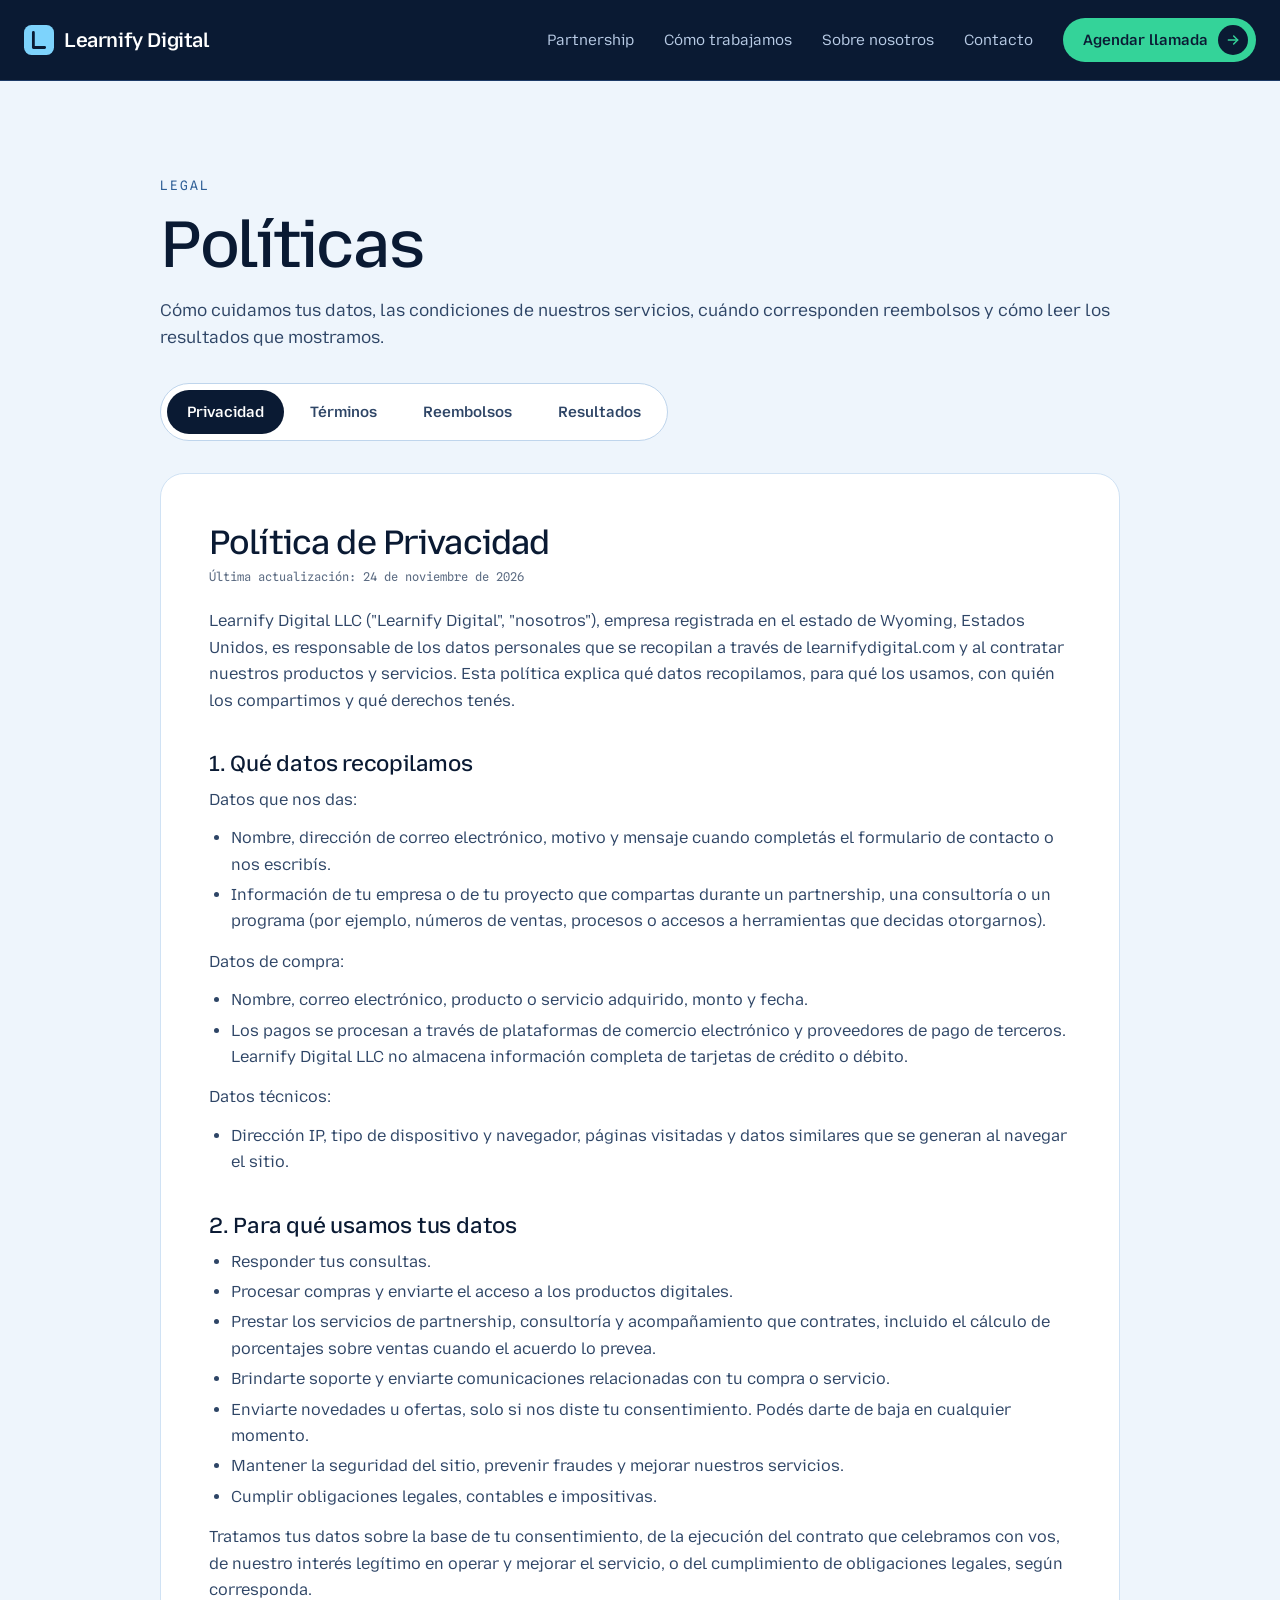
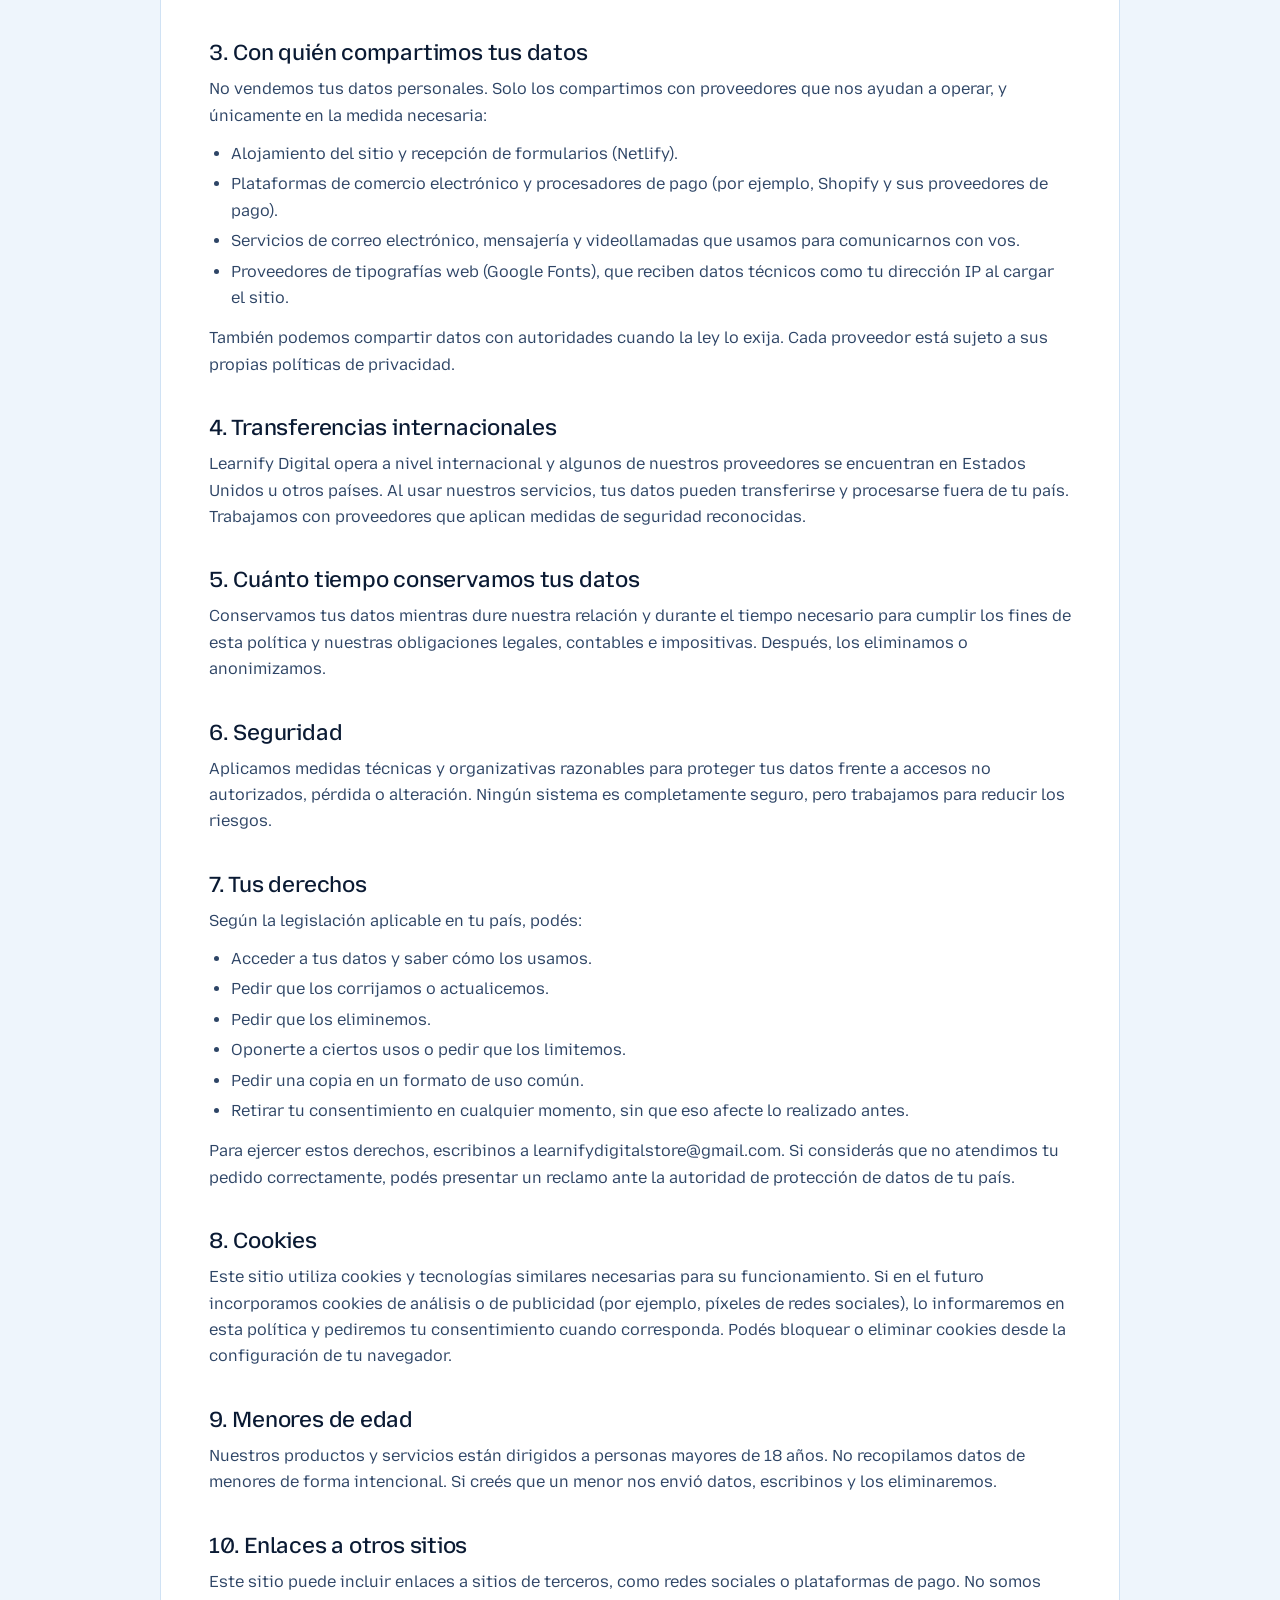
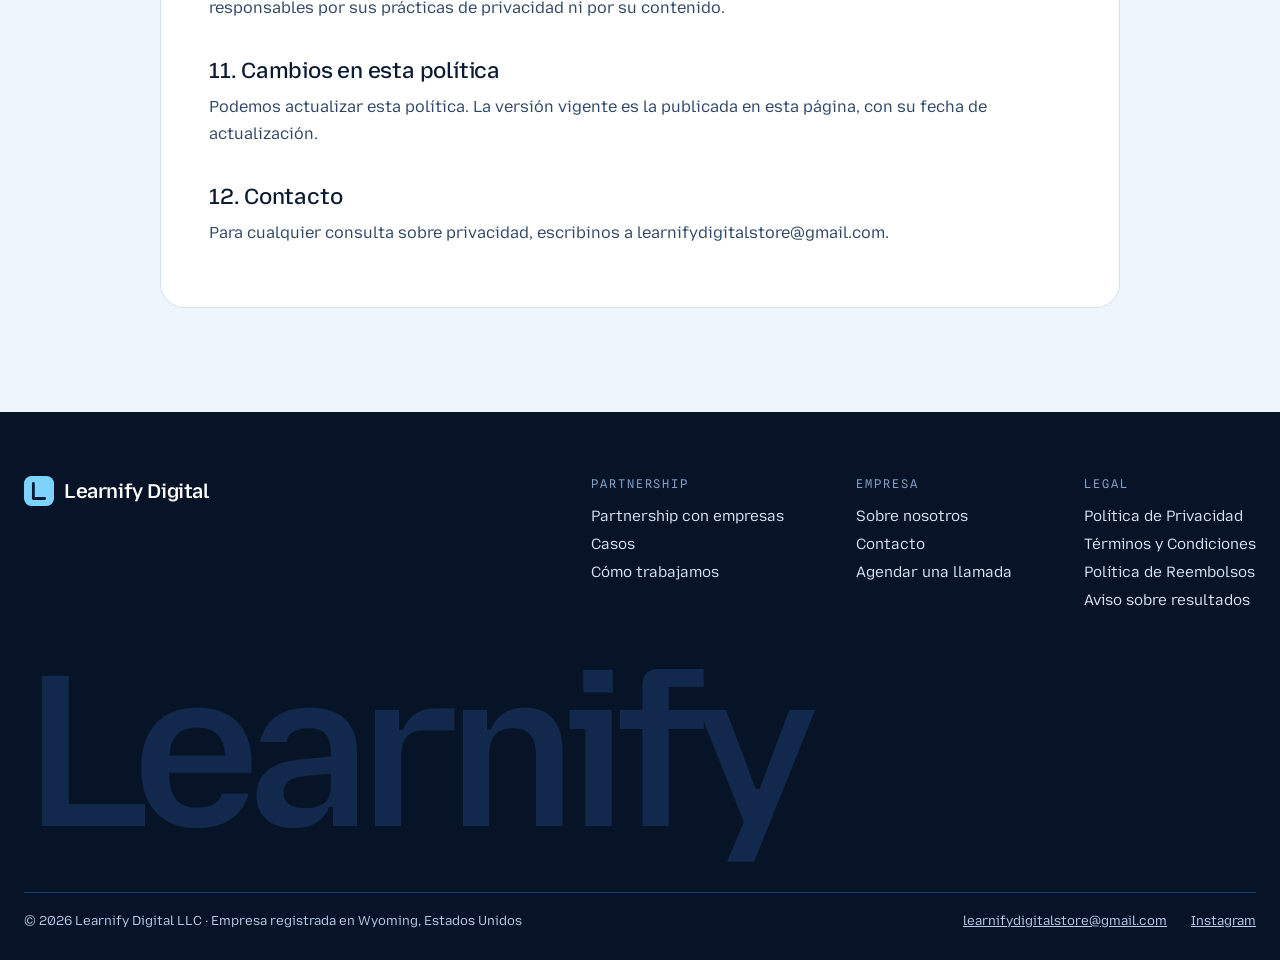
<file: politicas.html>
<!doctype html>
<html lang="es">
<head>
<meta charset="utf-8">
<meta name="viewport" content="width=device-width, initial-scale=1">
<title>Políticas | Learnify Digital</title>
<meta name="description" content="Política de Privacidad, Términos y Condiciones, Política de Reembolsos y Aviso sobre resultados de Learnify Digital LLC.">
<link rel="canonical" href="https://learnifydigital.com/politicas.html">
<link rel="icon" href="/favicon.svg" type="image/svg+xml">
<meta property="og:type" content="website">
<meta property="og:title" content="Políticas | Learnify Digital">
<meta property="og:description" content="Política de Privacidad, Términos y Condiciones, Política de Reembolsos y Aviso sobre resultados de Learnify Digital LLC.">
<meta property="og:url" content="https://learnifydigital.com/politicas.html">
<meta property="og:image" content="https://learnifydigital.com/assets/img/hero-trabajando.jpg">
<link rel="preconnect" href="https://fonts.googleapis.com">
<link href="https://fonts.googleapis.com/css2?family=Mozilla+Text:wght@400;500;600&amp;family=Spline+Sans+Mono:wght@400;500&amp;display=swap" rel="stylesheet">
<style>
body{margin:0;background:#EEF5FC}
a{color:#1D4ED8}a:hover{color:#1E3A8A}
.pill{transition:background-color .2s ease,transform .2s ease,border-color .2s ease}
.pill:hover{transform:translateY(-1px)}
.pill .arr{transition:transform .2s ease}
.pill:hover .arr{transform:translateX(4px)}
.pill-grn:hover{background-color:#6EE7B7 !important}
.pill-line:hover{border-color:#7DD3FC !important}
.navlink:hover{color:#FFFFFF !important}
.lnk-dark:hover{color:#1D4ED8 !important}
.card{transition:transform .3s ease,border-color .3s ease}
.card:hover{transform:translateY(-4px)}
.field:focus{outline:2px solid #2563EB;outline-offset:1px}
.menu summary{list-style:none;cursor:pointer}
.menu summary::-webkit-details-marker{display:none}
.menu[open] .chev{transform:rotate(180deg)}
.faq summary{list-style:none;cursor:pointer}
.faq summary::-webkit-details-marker{display:none}
.faq[open] .plus{transform:rotate(45deg)}
.plus,.chev{transition:transform .2s ease}
@keyframes mq{to{transform:translateX(-50%)}}
.mq{animation:mq 36s linear infinite}
@keyframes rv{from{opacity:0;filter:blur(10px);transform:translateY(18px)}to{opacity:1;filter:blur(0);transform:none}}
@supports (animation-timeline: view()){
  @media (prefers-reduced-motion: no-preference){
    .reveal{animation:rv linear both;animation-timeline:view();animation-range:entry 0% cover 28%}
  }
}
@media (prefers-reduced-motion: reduce){.pill,.card{transition:none}.mq{animation:none}}
</style>
<script src="/assets/site.js" defer></script>
</head>
<body>
<div style="font-family: 'Mozilla Text', system-ui, sans-serif; color: #0A1A33; background: #EEF5FC; min-height: 100vh; overflow-x: hidden">
<header style="background: #0A1A33; color: #FFFFFF; border-bottom: 1px solid #1C3A66; position: relative; z-index: 10">
      <div style="max-width: 1240px; margin: 0 auto; padding: 18px 24px; display: flex; flex-wrap: wrap; gap: 16px; align-items: center; justify-content: space-between">
        <a href="/" style="display: flex; align-items: center; gap: 10px; text-decoration: none; color: #FFFFFF"><svg width="30" height="30" viewBox="0 0 32 32" aria-hidden="true"><rect x="0" y="0" width="32" height="32" rx="8" fill="#7DD3FC"></rect><path d="M10 8v16h12" fill="none" stroke="#0A1A33" stroke-width="3" stroke-linecap="round" stroke-linejoin="round"></path></svg><span style="font-weight: 600; font-size: 20px; letter-spacing: -0.02em">Learnify Digital</span></a>
        <nav aria-label="Principal" style="display: flex; flex-wrap: wrap; gap: 8px 30px; align-items: center; font-size: 15px">
          <a class="navlink" href="/partnership.html" style="color: #B9CCE6; text-decoration: none; padding: 6px 0">Partnership</a>
          <a class="navlink" href="/como-trabajamos.html" style="color: #B9CCE6; text-decoration: none; padding: 6px 0">Cómo trabajamos</a>
          <a class="navlink" href="/nosotros.html" style="color: #B9CCE6; text-decoration: none; padding: 6px 0">Sobre nosotros</a>
          <a class="navlink" href="/contacto.html" style="color: #B9CCE6; text-decoration: none; padding: 6px 0">Contacto</a>
          <a class="pill pill-grn" href="https://calendly.com/mauriciosamuelmartin-ry4d" target="_blank" rel="noopener" style="display: inline-flex; align-items: center; gap: 10px; min-height: 44px; padding: 0 8px 0 20px; border-radius: 999px; background: #34D399; color: #0A1A33; font-weight: 600; text-decoration: none">Agendar llamada<span class="arr" style="width: 30px; height: 30px; border-radius: 999px; background: #0A1A33; display: inline-flex; align-items: center; justify-content: center"><svg width="16" height="16" viewBox="0 0 24 24" aria-hidden="true" fill="none" stroke="#34D399" stroke-width="2.2" stroke-linecap="round" stroke-linejoin="round"><path d="M5 12h14"></path><path d="M13 6l6 6-6 6"></path></svg></span></a>
        </nav>
      </div>
    </header><section style="position: relative; overflow: hidden; background: #EEF5FC">
    <canvas data-topo="53,0.9,0.1" aria-hidden="true" style="position: absolute; top: 0; left: 0; width: 100%; height: 100%; display: block; color: #C6DAEF; pointer-events: none"></canvas>
    <div style="position: relative; max-width: 960px; margin: 0 auto; padding: 96px 24px 104px; display: flex; flex-direction: column; gap: 32px">
      <div style="display: flex; flex-direction: column; gap: 18px">
        <div style="font-family: 'Spline Sans Mono', monospace; font-size: 13px; letter-spacing: 0.16em; text-transform: uppercase; color: #2F5F96">Legal</div>
        <h1 style="margin: 0; font-weight: 500; font-size: clamp(40px, 5.4vw, 66px); line-height: 1.03; letter-spacing: -0.035em">Políticas</h1>
        <p style="margin: 0; font-size: 17px; line-height: 1.6; color: #2E4566">Cómo cuidamos tus datos, las condiciones de nuestros servicios, cuándo corresponden reembolsos y cómo leer los resultados que mostramos.</p>
      </div>
      <div role="tablist" aria-label="Políticas" style="display: flex; flex-wrap: wrap; gap: 6px; padding: 6px; border-radius: 999px; border: 1px solid #BFD5EC; background: #FFFFFF; align-self: flex-start"><button type="button" role="tab" aria-selected="true" aria-controls="panel-priv" id="tab-priv" data-tab="priv" style="min-height: 44px; padding: 0 20px; border: 0; border-radius: 999px; font-size: 15px; font-weight: 600; font-family: inherit; cursor: pointer; background: #0A1A33; color: #FFFFFF">Privacidad</button><button type="button" role="tab" aria-selected="false" aria-controls="panel-term" id="tab-term" data-tab="term" style="min-height: 44px; padding: 0 20px; border: 0; border-radius: 999px; font-size: 15px; font-weight: 600; font-family: inherit; cursor: pointer; background: transparent; color: #2E4566">Términos</button><button type="button" role="tab" aria-selected="false" aria-controls="panel-reem" id="tab-reem" data-tab="reem" style="min-height: 44px; padding: 0 20px; border: 0; border-radius: 999px; font-size: 15px; font-weight: 600; font-family: inherit; cursor: pointer; background: transparent; color: #2E4566">Reembolsos</button><button type="button" role="tab" aria-selected="false" aria-controls="panel-resu" id="tab-resu" data-tab="resu" style="min-height: 44px; padding: 0 20px; border: 0; border-radius: 999px; font-size: 15px; font-weight: 600; font-family: inherit; cursor: pointer; background: transparent; color: #2E4566">Resultados</button></div>
      <div id="panel-priv" role="tabpanel" aria-labelledby="tab-priv" data-panel="priv">
          <article style="background: #FFFFFF; border: 1px solid #D0E2F4; border-radius: 24px; padding: clamp(24px, 4vw, 48px)">
            <h2 style="margin: 0 0 6px; font-weight: 500; font-size: 34px; letter-spacing: -0.025em">Política de Privacidad</h2>
            <div style="font-family: 'Spline Sans Mono', monospace; font-size: 12px; color: #5B6B82; margin-bottom: 24px">Última actualización: 24 de noviembre de 2026</div>
<p style="margin: 0 0 12px; font-size: 16px; line-height: 1.65; color: #2E4566">Learnify Digital LLC (&quot;Learnify Digital&quot;, &quot;nosotros&quot;), empresa registrada en el estado de Wyoming, Estados Unidos, es responsable de los datos personales que se recopilan a través de learnifydigital.com y al contratar nuestros productos y servicios. Esta política explica qué datos recopilamos, para qué los usamos, con quién los compartimos y qué derechos tenés.</p>
<h3 style="margin: 36px 0 10px; font-weight: 500; font-size: 22px; letter-spacing: -0.01em; color: #0A1A33">1. Qué datos recopilamos</h3>
<p style="margin: 0 0 12px; font-size: 16px; line-height: 1.65; color: #2E4566">Datos que nos das:</p>
<ul style="margin: 0 0 14px; padding-left: 22px; font-size: 16px; line-height: 1.65; color: #2E4566">
<li style="margin-bottom: 4px">Nombre, dirección de correo electrónico, motivo y mensaje cuando completás el formulario de contacto o nos escribís.</li>
<li style="margin-bottom: 4px">Información de tu empresa o de tu proyecto que compartas durante un partnership, una consultoría o un programa (por ejemplo, números de ventas, procesos o accesos a herramientas que decidas otorgarnos).</li>
</ul>
<p style="margin: 0 0 12px; font-size: 16px; line-height: 1.65; color: #2E4566">Datos de compra:</p>
<ul style="margin: 0 0 14px; padding-left: 22px; font-size: 16px; line-height: 1.65; color: #2E4566">
<li style="margin-bottom: 4px">Nombre, correo electrónico, producto o servicio adquirido, monto y fecha.</li>
<li style="margin-bottom: 4px">Los pagos se procesan a través de plataformas de comercio electrónico y proveedores de pago de terceros. Learnify Digital LLC no almacena información completa de tarjetas de crédito o débito.</li>
</ul>
<p style="margin: 0 0 12px; font-size: 16px; line-height: 1.65; color: #2E4566">Datos técnicos:</p>
<ul style="margin: 0 0 14px; padding-left: 22px; font-size: 16px; line-height: 1.65; color: #2E4566">
<li style="margin-bottom: 4px">Dirección IP, tipo de dispositivo y navegador, páginas visitadas y datos similares que se generan al navegar el sitio.</li>
</ul>
<h3 style="margin: 36px 0 10px; font-weight: 500; font-size: 22px; letter-spacing: -0.01em; color: #0A1A33">2. Para qué usamos tus datos</h3>
<ul style="margin: 0 0 14px; padding-left: 22px; font-size: 16px; line-height: 1.65; color: #2E4566">
<li style="margin-bottom: 4px">Responder tus consultas.</li>
<li style="margin-bottom: 4px">Procesar compras y enviarte el acceso a los productos digitales.</li>
<li style="margin-bottom: 4px">Prestar los servicios de partnership, consultoría y acompañamiento que contrates, incluido el cálculo de porcentajes sobre ventas cuando el acuerdo lo prevea.</li>
<li style="margin-bottom: 4px">Brindarte soporte y enviarte comunicaciones relacionadas con tu compra o servicio.</li>
<li style="margin-bottom: 4px">Enviarte novedades u ofertas, solo si nos diste tu consentimiento. Podés darte de baja en cualquier momento.</li>
<li style="margin-bottom: 4px">Mantener la seguridad del sitio, prevenir fraudes y mejorar nuestros servicios.</li>
<li style="margin-bottom: 4px">Cumplir obligaciones legales, contables e impositivas.</li>
</ul>
<p style="margin: 0 0 12px; font-size: 16px; line-height: 1.65; color: #2E4566">Tratamos tus datos sobre la base de tu consentimiento, de la ejecución del contrato que celebramos con vos, de nuestro interés legítimo en operar y mejorar el servicio, o del cumplimiento de obligaciones legales, según corresponda.</p>
<h3 style="margin: 36px 0 10px; font-weight: 500; font-size: 22px; letter-spacing: -0.01em; color: #0A1A33">3. Con quién compartimos tus datos</h3>
<p style="margin: 0 0 12px; font-size: 16px; line-height: 1.65; color: #2E4566">No vendemos tus datos personales. Solo los compartimos con proveedores que nos ayudan a operar, y únicamente en la medida necesaria:</p>
<ul style="margin: 0 0 14px; padding-left: 22px; font-size: 16px; line-height: 1.65; color: #2E4566">
<li style="margin-bottom: 4px">Alojamiento del sitio y recepción de formularios (Netlify).</li>
<li style="margin-bottom: 4px">Plataformas de comercio electrónico y procesadores de pago (por ejemplo, Shopify y sus proveedores de pago).</li>
<li style="margin-bottom: 4px">Servicios de correo electrónico, mensajería y videollamadas que usamos para comunicarnos con vos.</li>
<li style="margin-bottom: 4px">Proveedores de tipografías web (Google Fonts), que reciben datos técnicos como tu dirección IP al cargar el sitio.</li>
</ul>
<p style="margin: 0 0 12px; font-size: 16px; line-height: 1.65; color: #2E4566">También podemos compartir datos con autoridades cuando la ley lo exija. Cada proveedor está sujeto a sus propias políticas de privacidad.</p>
<h3 style="margin: 36px 0 10px; font-weight: 500; font-size: 22px; letter-spacing: -0.01em; color: #0A1A33">4. Transferencias internacionales</h3>
<p style="margin: 0 0 12px; font-size: 16px; line-height: 1.65; color: #2E4566">Learnify Digital opera a nivel internacional y algunos de nuestros proveedores se encuentran en Estados Unidos u otros países. Al usar nuestros servicios, tus datos pueden transferirse y procesarse fuera de tu país. Trabajamos con proveedores que aplican medidas de seguridad reconocidas.</p>
<h3 style="margin: 36px 0 10px; font-weight: 500; font-size: 22px; letter-spacing: -0.01em; color: #0A1A33">5. Cuánto tiempo conservamos tus datos</h3>
<p style="margin: 0 0 12px; font-size: 16px; line-height: 1.65; color: #2E4566">Conservamos tus datos mientras dure nuestra relación y durante el tiempo necesario para cumplir los fines de esta política y nuestras obligaciones legales, contables e impositivas. Después, los eliminamos o anonimizamos.</p>
<h3 style="margin: 36px 0 10px; font-weight: 500; font-size: 22px; letter-spacing: -0.01em; color: #0A1A33">6. Seguridad</h3>
<p style="margin: 0 0 12px; font-size: 16px; line-height: 1.65; color: #2E4566">Aplicamos medidas técnicas y organizativas razonables para proteger tus datos frente a accesos no autorizados, pérdida o alteración. Ningún sistema es completamente seguro, pero trabajamos para reducir los riesgos.</p>
<h3 style="margin: 36px 0 10px; font-weight: 500; font-size: 22px; letter-spacing: -0.01em; color: #0A1A33">7. Tus derechos</h3>
<p style="margin: 0 0 12px; font-size: 16px; line-height: 1.65; color: #2E4566">Según la legislación aplicable en tu país, podés:</p>
<ul style="margin: 0 0 14px; padding-left: 22px; font-size: 16px; line-height: 1.65; color: #2E4566">
<li style="margin-bottom: 4px">Acceder a tus datos y saber cómo los usamos.</li>
<li style="margin-bottom: 4px">Pedir que los corrijamos o actualicemos.</li>
<li style="margin-bottom: 4px">Pedir que los eliminemos.</li>
<li style="margin-bottom: 4px">Oponerte a ciertos usos o pedir que los limitemos.</li>
<li style="margin-bottom: 4px">Pedir una copia en un formato de uso común.</li>
<li style="margin-bottom: 4px">Retirar tu consentimiento en cualquier momento, sin que eso afecte lo realizado antes.</li>
</ul>
<p style="margin: 0 0 12px; font-size: 16px; line-height: 1.65; color: #2E4566">Para ejercer estos derechos, escribinos a learnifydigitalstore@gmail.com. Si considerás que no atendimos tu pedido correctamente, podés presentar un reclamo ante la autoridad de protección de datos de tu país.</p>
<h3 style="margin: 36px 0 10px; font-weight: 500; font-size: 22px; letter-spacing: -0.01em; color: #0A1A33">8. Cookies</h3>
<p style="margin: 0 0 12px; font-size: 16px; line-height: 1.65; color: #2E4566">Este sitio utiliza cookies y tecnologías similares necesarias para su funcionamiento. Si en el futuro incorporamos cookies de análisis o de publicidad (por ejemplo, píxeles de redes sociales), lo informaremos en esta política y pediremos tu consentimiento cuando corresponda. Podés bloquear o eliminar cookies desde la configuración de tu navegador.</p>
<h3 style="margin: 36px 0 10px; font-weight: 500; font-size: 22px; letter-spacing: -0.01em; color: #0A1A33">9. Menores de edad</h3>
<p style="margin: 0 0 12px; font-size: 16px; line-height: 1.65; color: #2E4566">Nuestros productos y servicios están dirigidos a personas mayores de 18 años. No recopilamos datos de menores de forma intencional. Si creés que un menor nos envió datos, escribinos y los eliminaremos.</p>
<h3 style="margin: 36px 0 10px; font-weight: 500; font-size: 22px; letter-spacing: -0.01em; color: #0A1A33">10. Enlaces a otros sitios</h3>
<p style="margin: 0 0 12px; font-size: 16px; line-height: 1.65; color: #2E4566">Este sitio puede incluir enlaces a sitios de terceros, como redes sociales o plataformas de pago. No somos responsables por sus prácticas de privacidad ni por su contenido.</p>
<h3 style="margin: 36px 0 10px; font-weight: 500; font-size: 22px; letter-spacing: -0.01em; color: #0A1A33">11. Cambios en esta política</h3>
<p style="margin: 0 0 12px; font-size: 16px; line-height: 1.65; color: #2E4566">Podemos actualizar esta política. La versión vigente es la publicada en esta página, con su fecha de actualización.</p>
<h3 style="margin: 36px 0 10px; font-weight: 500; font-size: 22px; letter-spacing: -0.01em; color: #0A1A33">12. Contacto</h3>
<p style="margin: 0 0 12px; font-size: 16px; line-height: 1.65; color: #2E4566">Para cualquier consulta sobre privacidad, escribinos a learnifydigitalstore@gmail.com.</p>
          </article>
        </div><div id="panel-term" role="tabpanel" aria-labelledby="tab-term" data-panel="term" hidden>
          <article style="background: #FFFFFF; border: 1px solid #D0E2F4; border-radius: 24px; padding: clamp(24px, 4vw, 48px)">
            <h2 style="margin: 0 0 6px; font-weight: 500; font-size: 34px; letter-spacing: -0.025em">Términos y Condiciones</h2>
            <div style="font-family: 'Spline Sans Mono', monospace; font-size: 12px; color: #5B6B82; margin-bottom: 24px">Última actualización: 24 de noviembre de 2026</div>
<p style="margin: 0 0 12px; font-size: 16px; line-height: 1.65; color: #2E4566">Estos Términos y Condiciones regulan el uso de learnifydigital.com y la contratación de los productos y servicios de Learnify Digital LLC. Al usar el sitio o contratar un producto o servicio, aceptás estos términos. Si no estás de acuerdo, no uses el sitio ni contrates nuestros servicios.</p>
<h3 style="margin: 36px 0 10px; font-weight: 500; font-size: 22px; letter-spacing: -0.01em; color: #0A1A33">1. Quiénes somos</h3>
<p style="margin: 0 0 12px; font-size: 16px; line-height: 1.65; color: #2E4566">Learnify Digital LLC es una empresa registrada en el estado de Wyoming, Estados Unidos, que opera a nivel internacional. Ofrecemos:</p>
<ul style="margin: 0 0 14px; padding-left: 22px; font-size: 16px; line-height: 1.65; color: #2E4566">
<li style="margin-bottom: 4px">Servicios de partnership y consultoría estratégica para empresas.</li>
<li style="margin-bottom: 4px">Productos educativos digitales (ebooks).</li>
<li style="margin-bottom: 4px">Un programa de acompañamiento para generar ingresos vendiendo online con Shopify.</li>
</ul>
<h3 style="margin: 36px 0 10px; font-weight: 500; font-size: 22px; letter-spacing: -0.01em; color: #0A1A33">2. Uso del sitio</h3>
<p style="margin: 0 0 12px; font-size: 16px; line-height: 1.65; color: #2E4566">Te comprometés a usar el sitio de manera lícita y responsable, y a no realizar acciones que puedan dañarlo, sobrecargarlo o afectar su funcionamiento.</p>
<h3 style="margin: 36px 0 10px; font-weight: 500; font-size: 22px; letter-spacing: -0.01em; color: #0A1A33">3. Productos digitales (ebooks)</h3>
<ul style="margin: 0 0 14px; padding-left: 22px; font-size: 16px; line-height: 1.65; color: #2E4566">
<li style="margin-bottom: 4px">Son libros digitales de carácter educativo sobre negocios, estrategia y procesos.</li>
<li style="margin-bottom: 4px">Se venden a través de plataformas de comercio electrónico de terceros. El acceso se envía por correo electrónico una vez confirmado el pago. No hay envíos físicos.</li>
<li style="margin-bottom: 4px">Al comprar recibís una licencia de uso personal, no exclusiva e intransferible. No podés revender, compartir, publicar ni distribuir el contenido.</li>
</ul>
<h3 style="margin: 36px 0 10px; font-weight: 500; font-size: 22px; letter-spacing: -0.01em; color: #0A1A33">4. Partnership y consultoría para empresas</h3>
<ul style="margin: 0 0 14px; padding-left: 22px; font-size: 16px; line-height: 1.65; color: #2E4566">
<li style="margin-bottom: 4px">Trabajamos como socio de crecimiento de la empresa cliente, por chat y en videollamadas coordinadas previamente. El partnership es un acuerdo de servicios: no implica la creación de una sociedad, la compra de participación en la empresa ni una relación laboral.</li>
<li style="margin-bottom: 4px">Antes de empezar acordamos por escrito los objetivos, el alcance, los entregables, la duración y las condiciones económicas. La duración habitual del primer acuerdo es de tres meses, renovables.</li>
<li style="margin-bottom: 4px">Las condiciones económicas incluyen siempre un fee mensual fijo. Según la etapa de la empresa, pueden incluir además un porcentaje sobre las ventas generadas, con la base de cálculo, el porcentaje y la forma de pago definidos en el acuerdo.</li>
<li style="margin-bottom: 4px">Cuando el acuerdo incluye un porcentaje sobre ventas, la empresa cliente se compromete a darnos acceso a la información necesaria para calcularlo (por ejemplo, acceso de lectura a su plataforma de ventas o reportes periódicos).</li>
<li style="margin-bottom: 4px">El trabajo puede incluir, entre otros: diagnóstico del negocio, oferta y escalera de valor, sistemas de adquisición de clientes, proceso comercial y equipo de ventas, revisión y optimización de procesos (SOPs), activos digitales como landing pages y definición de métricas.</li>
<li style="margin-bottom: 4px">La empresa cliente se compromete a brindar la información necesaria, asistir a las reuniones acordadas y tomar las decisiones que le corresponden. La ejecución dentro de su negocio, sus contrataciones y sus obligaciones legales e impositivas son responsabilidad de la empresa cliente.</li>
</ul>
<h3 style="margin: 36px 0 10px; font-weight: 500; font-size: 22px; letter-spacing: -0.01em; color: #0A1A33">5. Programa de ingresos digitales</h3>
<ul style="margin: 0 0 14px; padding-left: 22px; font-size: 16px; line-height: 1.65; color: #2E4566">
<li style="margin-bottom: 4px">Es un programa educativo y de acompañamiento para aprender a vender online con una tienda en Shopify. La modalidad, la duración y el precio se informan antes de la contratación.</li>
<li style="margin-bottom: 4px">Shopify y las demás herramientas que se usan durante el programa son servicios de terceros, con sus propios términos y costos (por ejemplo, suscripciones, aplicaciones, publicidad o productos). Esos costos están a cargo del alumno y no están incluidos en el precio del programa, salvo que se indique lo contrario.</li>
<li style="margin-bottom: 4px">El programa no es una oferta de empleo ni una oportunidad de negocio, y no garantiza ingresos. Ver el Aviso sobre resultados.</li>
<li style="margin-bottom: 4px">El alumno es responsable de cumplir las leyes de su país para vender online, incluidas las obligaciones impositivas, de registro comercial y de protección al consumidor.</li>
</ul>
<h3 style="margin: 36px 0 10px; font-weight: 500; font-size: 22px; letter-spacing: -0.01em; color: #0A1A33">6. Precios y pagos</h3>
<ul style="margin: 0 0 14px; padding-left: 22px; font-size: 16px; line-height: 1.65; color: #2E4566">
<li style="margin-bottom: 4px">Los precios se informan antes de cada compra o contratación.</li>
<li style="margin-bottom: 4px">Los pagos se procesan a través de plataformas de terceros que cumplen los estándares de seguridad aplicables. Learnify Digital LLC no almacena información completa de tarjetas.</li>
<li style="margin-bottom: 4px">Los impuestos, comisiones bancarias o cargos por conversión de moneda que apliquen en tu país pueden correr por tu cuenta.</li>
<li style="margin-bottom: 4px">Si un fee mensual, un porcentaje acordado o una cuota no se abona en término, podemos suspender el servicio hasta que se regularice el pago.</li>
</ul>
<h3 style="margin: 36px 0 10px; font-weight: 500; font-size: 22px; letter-spacing: -0.01em; color: #0A1A33">7. Sin garantía de resultados</h3>
<p style="margin: 0 0 12px; font-size: 16px; line-height: 1.65; color: #2E4566">Los resultados dependen de múltiples factores, como la dedicación, la implementación, el mercado y circunstancias externas. Learnify Digital LLC no garantiza resultados específicos de ventas, ingresos o crecimiento derivados de sus productos o servicios.</p>
<h3 style="margin: 36px 0 10px; font-weight: 500; font-size: 22px; letter-spacing: -0.01em; color: #0A1A33">8. No es asesoramiento profesional</h3>
<p style="margin: 0 0 12px; font-size: 16px; line-height: 1.65; color: #2E4566">Nuestros contenidos y servicios tienen fines educativos y estratégicos. No constituyen asesoramiento financiero, de inversión, legal, contable ni impositivo. Para esos temas, consultá a un profesional matriculado.</p>
<h3 style="margin: 36px 0 10px; font-weight: 500; font-size: 22px; letter-spacing: -0.01em; color: #0A1A33">9. Confidencialidad</h3>
<p style="margin: 0 0 12px; font-size: 16px; line-height: 1.65; color: #2E4566">Tratamos como confidencial la información de tu negocio que compartas durante un partnership, una consultoría o un programa, y la usamos solo para prestarte el servicio. Podemos mencionar resultados o tu nombre como caso de éxito únicamente con tu autorización.</p>
<h3 style="margin: 36px 0 10px; font-weight: 500; font-size: 22px; letter-spacing: -0.01em; color: #0A1A33">10. Propiedad intelectual</h3>
<p style="margin: 0 0 12px; font-size: 16px; line-height: 1.65; color: #2E4566">Los textos, materiales, plantillas, ebooks y demás contenidos de Learnify Digital LLC son de su propiedad o se usan bajo licencia. Queda prohibida su reproducción, distribución o uso comercial sin autorización escrita. Los entregables desarrollados específicamente para tu empresa en un partnership o una consultoría podés usarlos libremente en tu empresa.</p>
<h3 style="margin: 36px 0 10px; font-weight: 500; font-size: 22px; letter-spacing: -0.01em; color: #0A1A33">11. Plataformas de terceros</h3>
<p style="margin: 0 0 12px; font-size: 16px; line-height: 1.65; color: #2E4566">El sitio y los servicios usan plataformas de terceros (por ejemplo, Shopify, procesadores de pago, herramientas de videollamada o mensajería). No somos responsables por sus fallas, cambios de condiciones o decisiones, como la suspensión de una cuenta.</p>
<h3 style="margin: 36px 0 10px; font-weight: 500; font-size: 22px; letter-spacing: -0.01em; color: #0A1A33">12. Limitación de responsabilidad</h3>
<p style="margin: 0 0 12px; font-size: 16px; line-height: 1.65; color: #2E4566">En la máxima medida permitida por la ley, Learnify Digital LLC no será responsable por daños indirectos, lucro cesante ni pérdidas derivadas del uso de sus productos o servicios. En cualquier caso, su responsabilidad total no superará el monto que hayas pagado por el producto o servicio que dio origen al reclamo.</p>
<h3 style="margin: 36px 0 10px; font-weight: 500; font-size: 22px; letter-spacing: -0.01em; color: #0A1A33">13. Suspensión</h3>
<p style="margin: 0 0 12px; font-size: 16px; line-height: 1.65; color: #2E4566">Podemos suspender o finalizar un servicio ante falta de pago, uso indebido de los materiales o conductas abusivas hacia nuestro equipo.</p>
<h3 style="margin: 36px 0 10px; font-weight: 500; font-size: 22px; letter-spacing: -0.01em; color: #0A1A33">14. Cambios en estos términos</h3>
<p style="margin: 0 0 12px; font-size: 16px; line-height: 1.65; color: #2E4566">Podemos modificar estos términos. Los cambios rigen desde su publicación en esta página y no afectan los servicios ya contratados en condiciones distintas.</p>
<h3 style="margin: 36px 0 10px; font-weight: 500; font-size: 22px; letter-spacing: -0.01em; color: #0A1A33">15. Ley aplicable</h3>
<p style="margin: 0 0 12px; font-size: 16px; line-height: 1.65; color: #2E4566">Estos términos se rigen por las leyes del estado de Wyoming, Estados Unidos, sin perjuicio de los derechos que te otorguen las normas de protección al consumidor de tu país.</p>
<h3 style="margin: 36px 0 10px; font-weight: 500; font-size: 22px; letter-spacing: -0.01em; color: #0A1A33">16. Contacto</h3>
<p style="margin: 0 0 12px; font-size: 16px; line-height: 1.65; color: #2E4566">Para consultas sobre estos términos, escribinos a learnifydigitalstore@gmail.com.</p>
          </article>
        </div><div id="panel-reem" role="tabpanel" aria-labelledby="tab-reem" data-panel="reem" hidden>
          <article style="background: #FFFFFF; border: 1px solid #D0E2F4; border-radius: 24px; padding: clamp(24px, 4vw, 48px)">
            <h2 style="margin: 0 0 6px; font-weight: 500; font-size: 34px; letter-spacing: -0.025em">Política de Reembolsos</h2>
            <div style="font-family: 'Spline Sans Mono', monospace; font-size: 12px; color: #5B6B82; margin-bottom: 24px">Última actualización: 24 de noviembre de 2026</div>
<p style="margin: 0 0 12px; font-size: 16px; line-height: 1.65; color: #2E4566">Esta política explica cuándo corresponden reembolsos para cada producto y servicio de Learnify Digital LLC. No limita los derechos que te otorguen las normas de protección al consumidor de tu país.</p>
<h3 style="margin: 36px 0 10px; font-weight: 500; font-size: 22px; letter-spacing: -0.01em; color: #0A1A33">1. Productos digitales (ebooks)</h3>
<p style="margin: 0 0 12px; font-size: 16px; line-height: 1.65; color: #2E4566">Por la naturaleza digital de los productos, todas las ventas son finales. Una vez confirmada la compra y enviado el acceso, no se realizan reembolsos, cambios ni devoluciones.</p>
<p style="margin: 0 0 12px; font-size: 16px; line-height: 1.65; color: #2E4566">La excepción es cuando el contenido no se entregó correctamente por un problema técnico de nuestra parte. En ese caso, escribinos y lo resolvemos enviándote el acceso o, si no es posible, reembolsando la compra.</p>
<h3 style="margin: 36px 0 10px; font-weight: 500; font-size: 22px; letter-spacing: -0.01em; color: #0A1A33">2. Partnership y consultoría para empresas</h3>
<p style="margin: 0 0 12px; font-size: 16px; line-height: 1.65; color: #2E4566">Los fees mensuales no son reembolsables una vez iniciado el período al que corresponden, independientemente del uso que la empresa haga del servicio. Los porcentajes sobre ventas se calculan sobre las ventas efectivamente generadas según lo acordado y no son reembolsables una vez liquidados.</p>
<p style="margin: 0 0 12px; font-size: 16px; line-height: 1.65; color: #2E4566">Si se decide no renovar el acuerdo, la decisión rige para los períodos siguientes.</p>
<h3 style="margin: 36px 0 10px; font-weight: 500; font-size: 22px; letter-spacing: -0.01em; color: #0A1A33">3. Programa de ingresos digitales</h3>
<p style="margin: 0 0 12px; font-size: 16px; line-height: 1.65; color: #2E4566">Los pagos del programa no son reembolsables una vez que recibiste el acceso a los materiales o tuviste la primera sesión, independientemente del uso que hagas del programa.</p>
<h3 style="margin: 36px 0 10px; font-weight: 500; font-size: 22px; letter-spacing: -0.01em; color: #0A1A33">4. Pagos en cuotas o suscripciones</h3>
<p style="margin: 0 0 12px; font-size: 16px; line-height: 1.65; color: #2E4566">Si cancelás un servicio que pagás en cuotas o de forma recurrente, la cancelación rige para los pagos futuros. Los pagos ya realizados no son reembolsables, salvo lo indicado en esta política.</p>
<h3 style="margin: 36px 0 10px; font-weight: 500; font-size: 22px; letter-spacing: -0.01em; color: #0A1A33">5. Casos excepcionales</h3>
<p style="margin: 0 0 12px; font-size: 16px; line-height: 1.65; color: #2E4566">Podemos evaluar situaciones excepcionales de forma individual, sin que eso implique una obligación de reembolso.</p>
<h3 style="margin: 36px 0 10px; font-weight: 500; font-size: 22px; letter-spacing: -0.01em; color: #0A1A33">6. Cómo hacer una solicitud</h3>
<p style="margin: 0 0 12px; font-size: 16px; line-height: 1.65; color: #2E4566">Escribinos a learnifydigitalstore@gmail.com con tu nombre, el email que usaste en la compra, el producto o servicio y el motivo. Te respondemos por email. Si se aprueba un reembolso, se hace por el mismo medio de pago que usaste.</p>
<h3 style="margin: 36px 0 10px; font-weight: 500; font-size: 22px; letter-spacing: -0.01em; color: #0A1A33">7. Contracargos</h3>
<p style="margin: 0 0 12px; font-size: 16px; line-height: 1.65; color: #2E4566">Antes de iniciar un contracargo con tu banco o tarjeta, te pedimos que nos escribas para resolverlo juntos. La mayoría de los problemas se solucionan rápido por email.</p>
          </article>
        </div><div id="panel-resu" role="tabpanel" aria-labelledby="tab-resu" data-panel="resu" hidden>
          <article style="background: #FFFFFF; border: 1px solid #D0E2F4; border-radius: 24px; padding: clamp(24px, 4vw, 48px)">
            <h2 style="margin: 0 0 6px; font-weight: 500; font-size: 34px; letter-spacing: -0.025em">Aviso sobre resultados</h2>
            <div style="font-family: 'Spline Sans Mono', monospace; font-size: 12px; color: #5B6B82; margin-bottom: 24px">Última actualización: 24 de noviembre de 2026</div>
<p style="margin: 0 0 12px; font-size: 16px; line-height: 1.65; color: #2E4566">En este sitio mencionamos casos y resultados de empresas y clientes con los que trabajamos, como lanzamientos, cantidad de alumnas o mejoras en ventas. Queremos ser claros sobre qué significan.</p>
<h3 style="margin: 36px 0 10px; font-weight: 500; font-size: 22px; letter-spacing: -0.01em; color: #0A1A33">1. Los resultados no son típicos ni están garantizados</h3>
<p style="margin: 0 0 12px; font-size: 16px; line-height: 1.65; color: #2E4566">Los casos que mostramos son reales y reflejan la experiencia de personas o negocios concretos. No son una promesa de que vas a obtener lo mismo. Tus resultados dependen de tu dedicación, tu experiencia, tu mercado, tu inversión y factores externos que no controlamos.</p>
<h3 style="margin: 36px 0 10px; font-weight: 500; font-size: 22px; letter-spacing: -0.01em; color: #0A1A33">2. Emprender implica riesgos</h3>
<p style="margin: 0 0 12px; font-size: 16px; line-height: 1.65; color: #2E4566">Vender online y hacer crecer un negocio requiere tiempo y, en muchos casos, inversión (por ejemplo, en plataformas, publicidad o productos). Podés no recuperar lo invertido.</p>
<h3 style="margin: 36px 0 10px; font-weight: 500; font-size: 22px; letter-spacing: -0.01em; color: #0A1A33">3. No es una oferta de empleo ni una oportunidad de negocio</h3>
<p style="margin: 0 0 12px; font-size: 16px; line-height: 1.65; color: #2E4566">Nuestros servicios son de consultoría, partnership y educación. No ofrecemos empleo, ingresos fijos ni participación en un negocio.</p>
<h3 style="margin: 36px 0 10px; font-weight: 500; font-size: 22px; letter-spacing: -0.01em; color: #0A1A33">4. Consultá a profesionales</h3>
<p style="margin: 0 0 12px; font-size: 16px; line-height: 1.65; color: #2E4566">Antes de tomar decisiones financieras, legales o impositivas importantes, consultá a un profesional matriculado de tu país.</p>
<h3 style="margin: 36px 0 10px; font-weight: 500; font-size: 22px; letter-spacing: -0.01em; color: #0A1A33">5. Contacto</h3>
<p style="margin: 0 0 12px; font-size: 16px; line-height: 1.65; color: #2E4566">Si tenés dudas sobre los casos o los resultados que mostramos, escribinos a learnifydigitalstore@gmail.com.</p>
          </article>
        </div>
    </div>
  </section><footer style="background: #071326; color: #B9CCE6; overflow: hidden">
    <div style="max-width: 1240px; margin: 0 auto; padding: 64px 24px 32px; display: flex; flex-direction: column; gap: 48px">
      <div style="display: flex; flex-wrap: wrap; gap: 40px; justify-content: space-between">
        <a href="/" style="display: flex; align-items: center; gap: 10px; text-decoration: none; color: #FFFFFF; align-self: flex-start"><svg width="30" height="30" viewBox="0 0 32 32" aria-hidden="true"><rect x="0" y="0" width="32" height="32" rx="8" fill="#7DD3FC"></rect><path d="M10 8v16h12" fill="none" stroke="#0A1A33" stroke-width="3" stroke-linecap="round" stroke-linejoin="round"></path></svg><span style="font-weight: 600; font-size: 20px; letter-spacing: -0.02em">Learnify Digital</span></a>
        <div style="display: flex; flex-wrap: wrap; gap: 32px 72px">
          <nav aria-label="Partnership" style="display: flex; flex-direction: column; gap: 10px; font-size: 15px"><div style="font-family: 'Spline Sans Mono', monospace; font-size: 12px; letter-spacing: 0.16em; text-transform: uppercase; color: #7FA0C8; margin-bottom: 6px">Partnership</div><a class="navlink" href="/partnership.html" style="color: #D6E6F7; text-decoration: none">Partnership con empresas</a><a class="navlink" href="/partnership.html#casos" style="color: #D6E6F7; text-decoration: none">Casos</a><a class="navlink" href="/como-trabajamos.html" style="color: #D6E6F7; text-decoration: none">Cómo trabajamos</a></nav>
          <nav aria-label="Empresa" style="display: flex; flex-direction: column; gap: 10px; font-size: 15px"><div style="font-family: 'Spline Sans Mono', monospace; font-size: 12px; letter-spacing: 0.16em; text-transform: uppercase; color: #7FA0C8; margin-bottom: 6px">Empresa</div><a class="navlink" href="/nosotros.html" style="color: #D6E6F7; text-decoration: none">Sobre nosotros</a><a class="navlink" href="/contacto.html" style="color: #D6E6F7; text-decoration: none">Contacto</a><a class="navlink" href="https://calendly.com/mauriciosamuelmartin-ry4d" target="_blank" rel="noopener" style="color: #D6E6F7; text-decoration: none">Agendar una llamada</a></nav>
          <nav aria-label="Legal" style="display: flex; flex-direction: column; gap: 10px; font-size: 15px"><div style="font-family: 'Spline Sans Mono', monospace; font-size: 12px; letter-spacing: 0.16em; text-transform: uppercase; color: #7FA0C8; margin-bottom: 6px">Legal</div><a class="navlink" href="/politicas.html?tab=priv" style="color: #D6E6F7; text-decoration: none">Política de Privacidad</a><a class="navlink" href="/politicas.html?tab=term" style="color: #D6E6F7; text-decoration: none">Términos y Condiciones</a><a class="navlink" href="/politicas.html?tab=reem" style="color: #D6E6F7; text-decoration: none">Política de Reembolsos</a><a class="navlink" href="/politicas.html?tab=resu" style="color: #D6E6F7; text-decoration: none">Aviso sobre resultados</a></nav>
        </div>
      </div>
      <div aria-hidden="true" style="font-weight: 600; font-size: clamp(80px, 17vw, 236px); line-height: 0.86; letter-spacing: -0.06em; color: #12294D; white-space: nowrap">Learnify</div>
      <div style="display: flex; flex-wrap: wrap; gap: 12px 32px; justify-content: space-between; padding-top: 20px; border-top: 1px solid #1C3A66; font-size: 13px">
        <div>© 2026 Learnify Digital LLC · Empresa registrada en Wyoming, Estados Unidos</div>
        <div style="display: flex; gap: 24px"><a class="navlink" href="mailto:learnifydigitalstore@gmail.com" style="color: #B9CCE6">learnifydigitalstore@gmail.com</a><a class="navlink" href="https://www.instagram.com/learnifydigital/" style="color: #B9CCE6">Instagram</a></div>
      </div>
    </div>
  </footer>
</div>
</body>
</html>
</file>
<file: assets/legal.css>
*{box-sizing:border-box}
body{margin:0;background:#EEF5FC;color:#0A1A33;font-family:'Mozilla Text',system-ui,sans-serif;line-height:1.65}
a{color:#1D4ED8}a:hover{color:#1E3A8A}
.top{background:#0A1A33;border-bottom:1px solid #1C3A66}
.wrap{max-width:860px;margin:0 auto;padding:0 24px}
.top .wrap{max-width:1200px;display:flex;flex-wrap:wrap;gap:16px;align-items:center;justify-content:space-between;padding-top:18px;padding-bottom:18px}
.brand{display:flex;align-items:center;gap:10px;text-decoration:none;color:#fff;font-family:'Mozilla Text',sans-serif;font-weight:700;font-size:20px}
.back{display:inline-flex;align-items:center;min-height:44px;padding:0 20px;border-radius:999px;background:#34D399;color:#0A1A33;font-weight:600;text-decoration:none}
.back:hover{background:#6EE7B7;color:#0A1A33}
.eyebrow{font-family:'Spline Sans Mono',monospace;font-size:13px;letter-spacing:.14em;text-transform:uppercase;color:#2F5F96;margin:72px 0 12px}
h1{font-family:'Mozilla Text',sans-serif;font-size:clamp(34px,5vw,48px);line-height:1.08;letter-spacing:-.02em;margin:0 0 28px}
h2{font-family:'Mozilla Text',sans-serif;font-size:22px;margin:40px 0 10px}
p,li{font-size:17px;color:#243B5A}
ul{padding-left:22px}
.card{background:#fff;border:1px solid #D0E2F4;border-radius:24px;padding:clamp(24px,4vw,48px);margin-bottom:72px}
.card>:first-child{margin-top:0}
footer{background:#0A1A33;color:#B9CCE6;font-size:14px}
footer .wrap{max-width:1200px;display:flex;flex-wrap:wrap;gap:24px;justify-content:space-between;padding-top:40px;padding-bottom:40px}
footer a{color:#B9CCE6}footer a:hover{color:#fff}
footer nav{display:flex;flex-wrap:wrap;gap:8px 24px}
.btn{display:inline-flex;align-items:center;min-height:52px;padding:0 26px;border-radius:999px;background:#34D399;color:#0A1A33;font-weight:600;text-decoration:none}
.btn:hover{background:#6EE7B7;color:#0A1A33}
</file>
